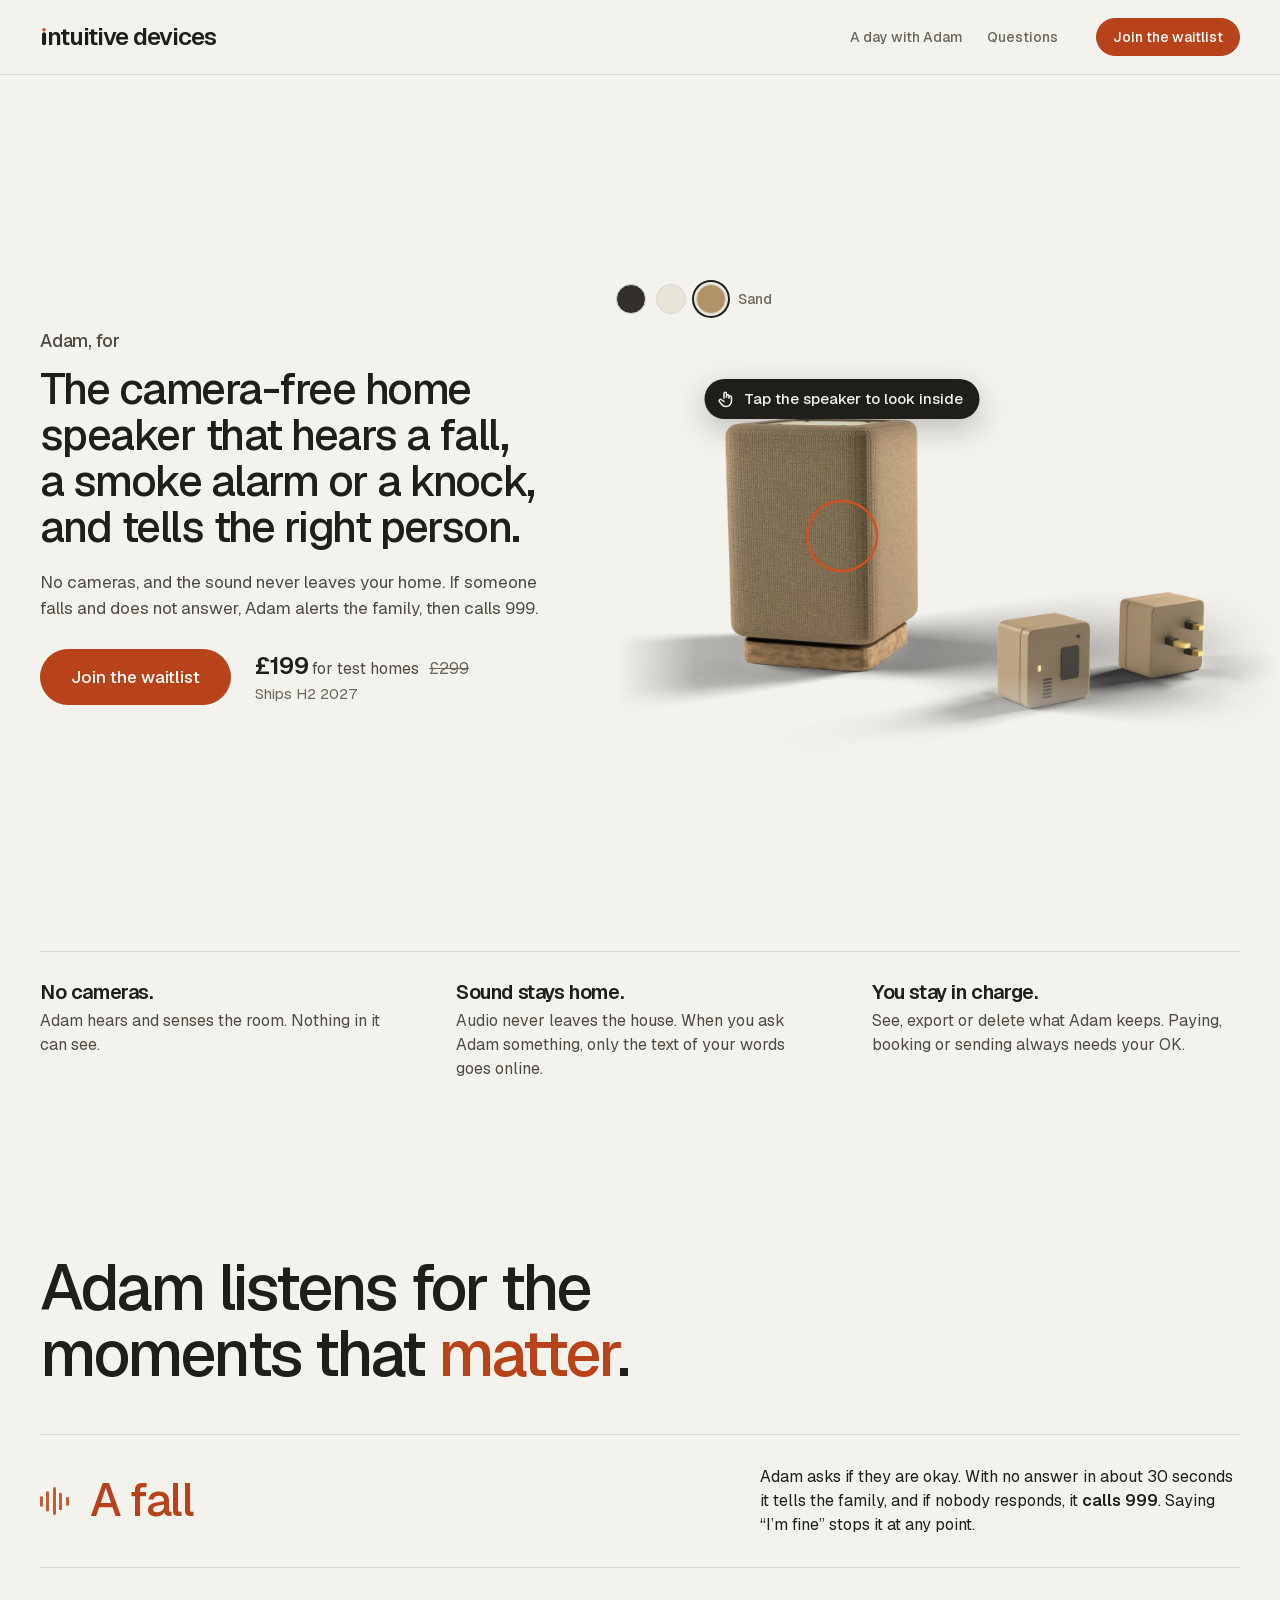
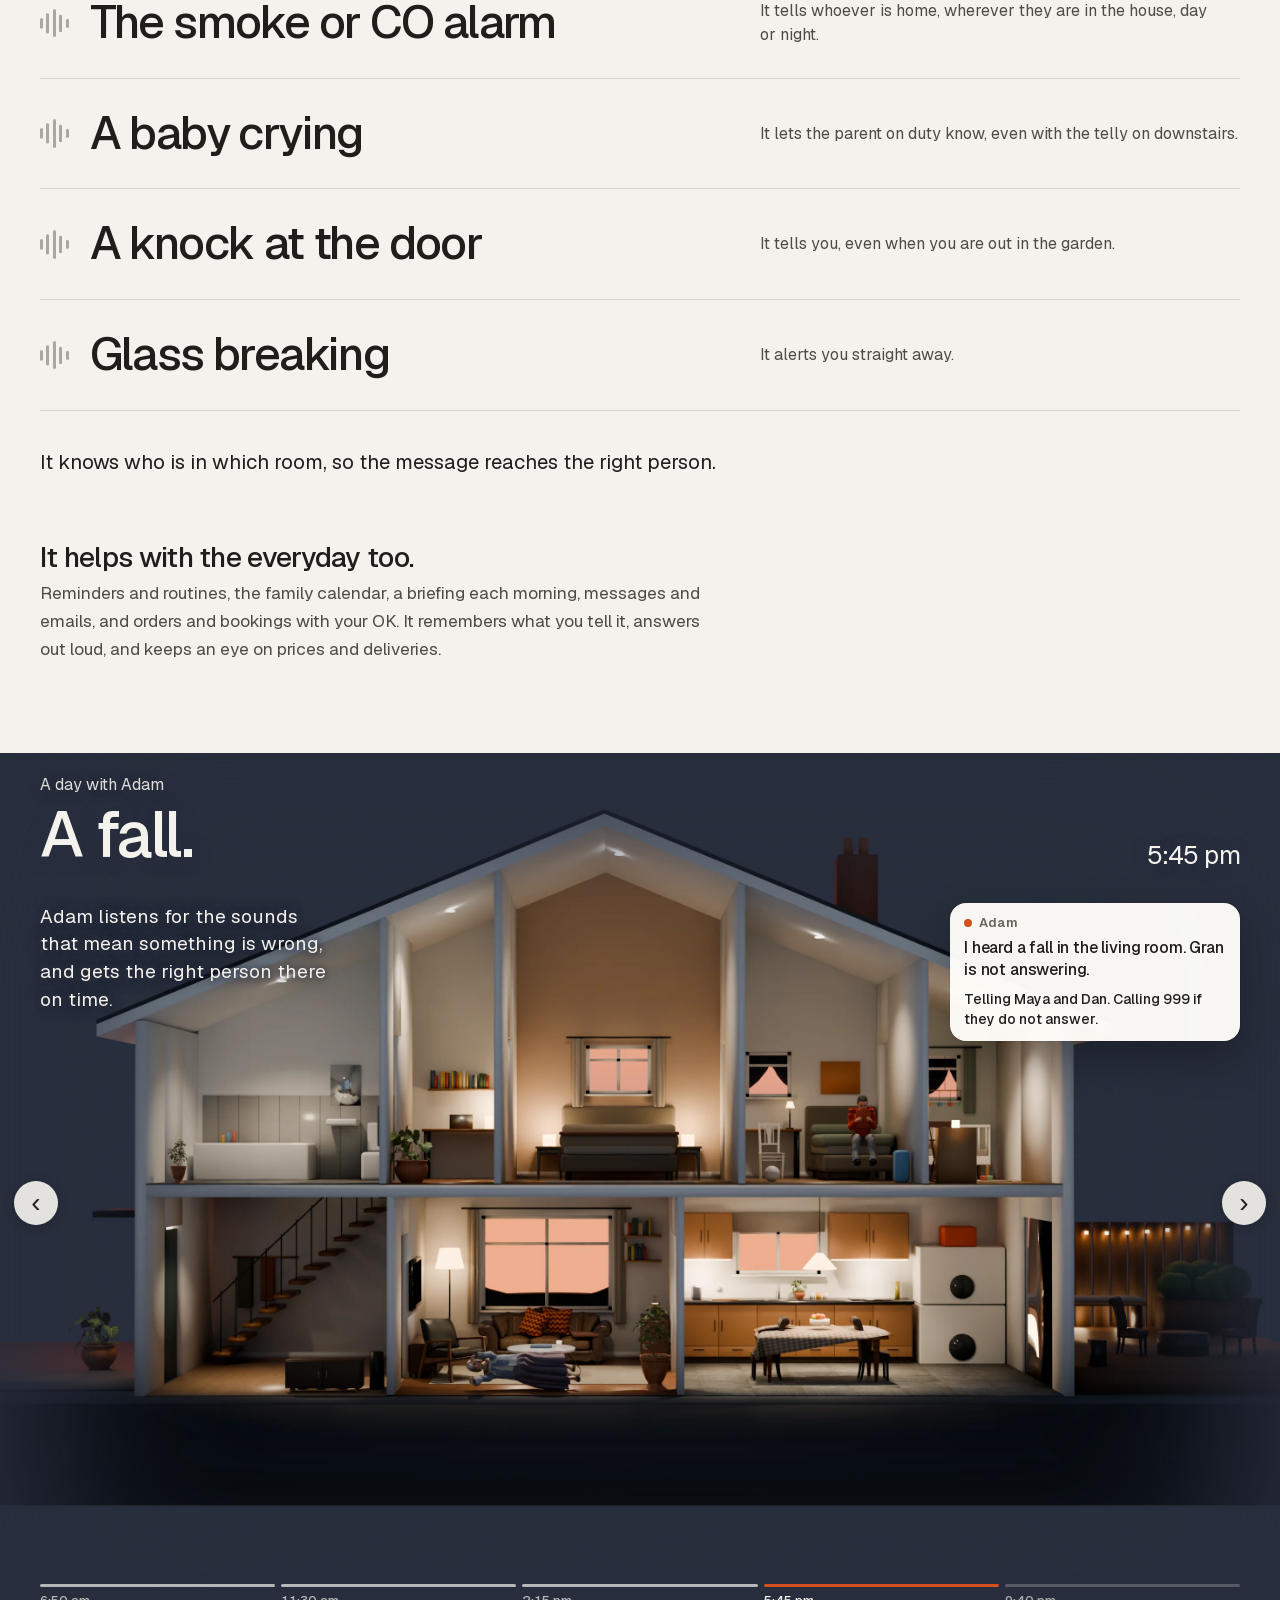
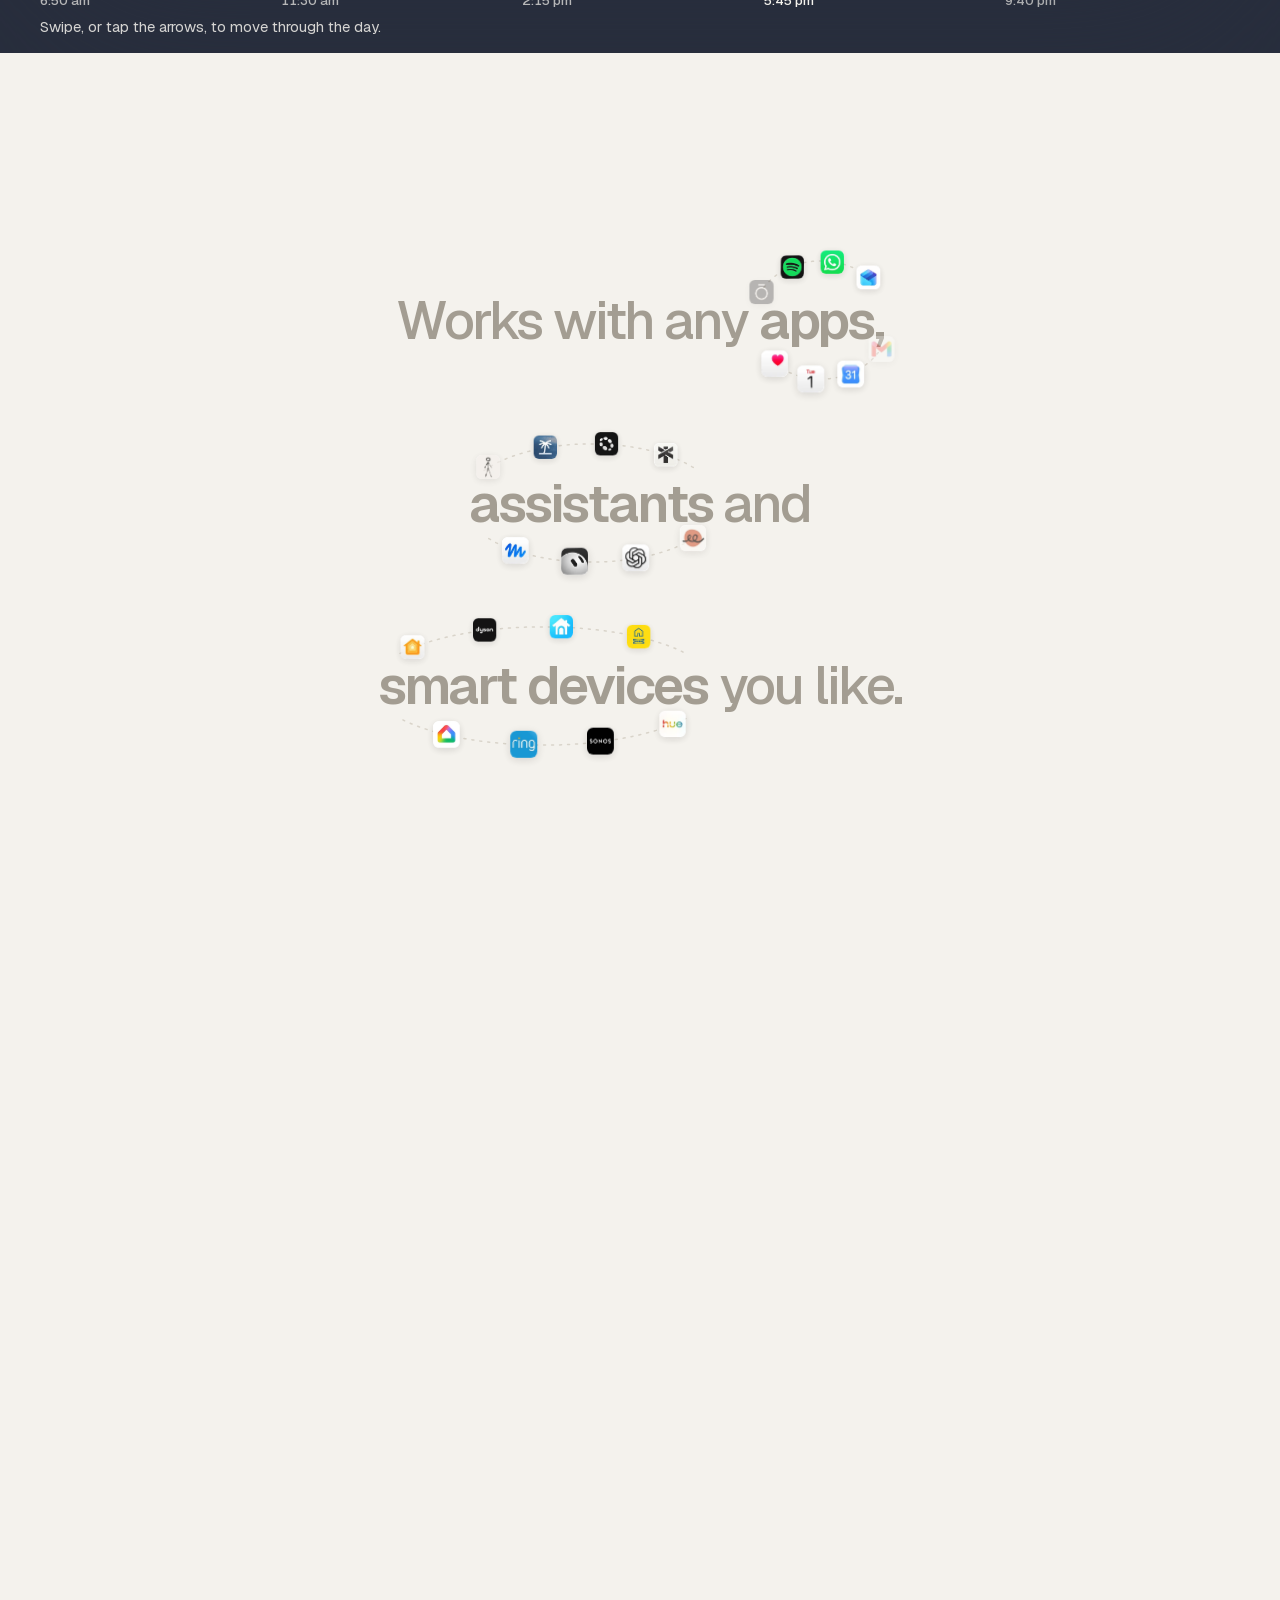
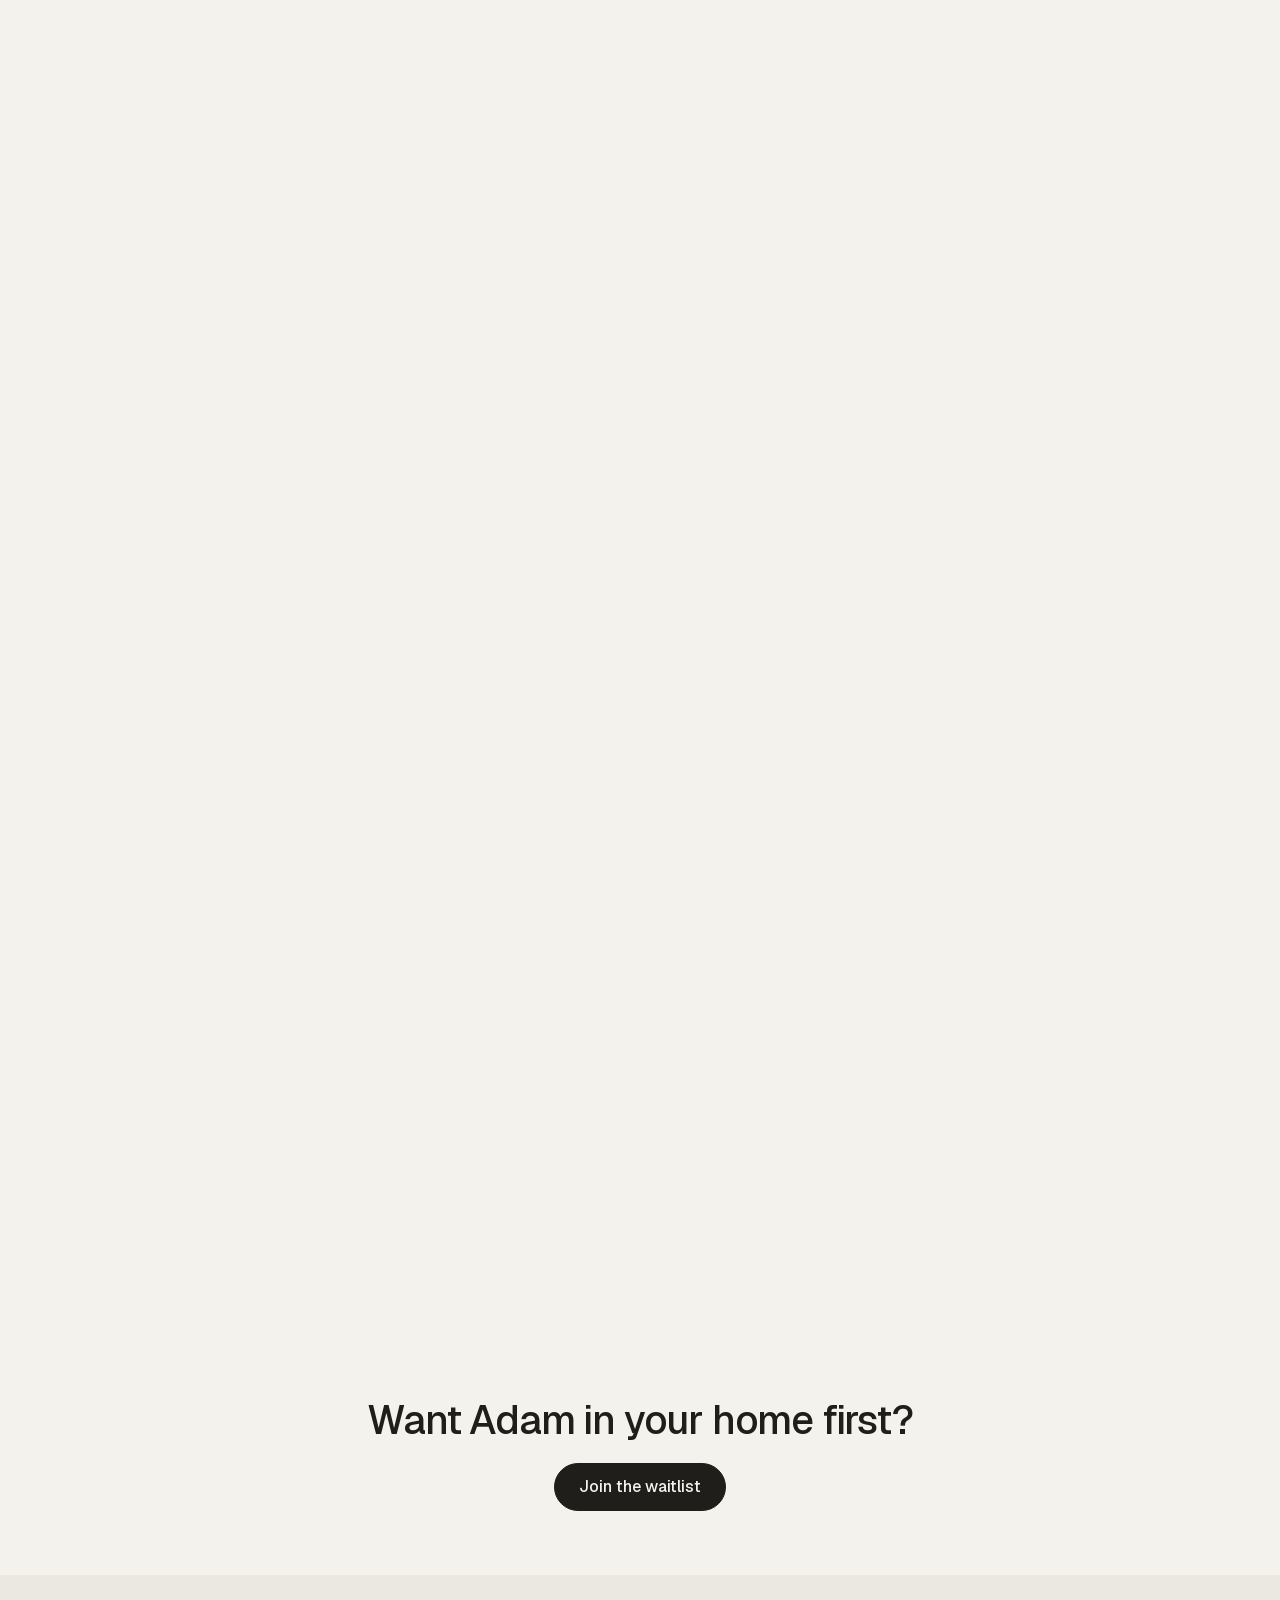
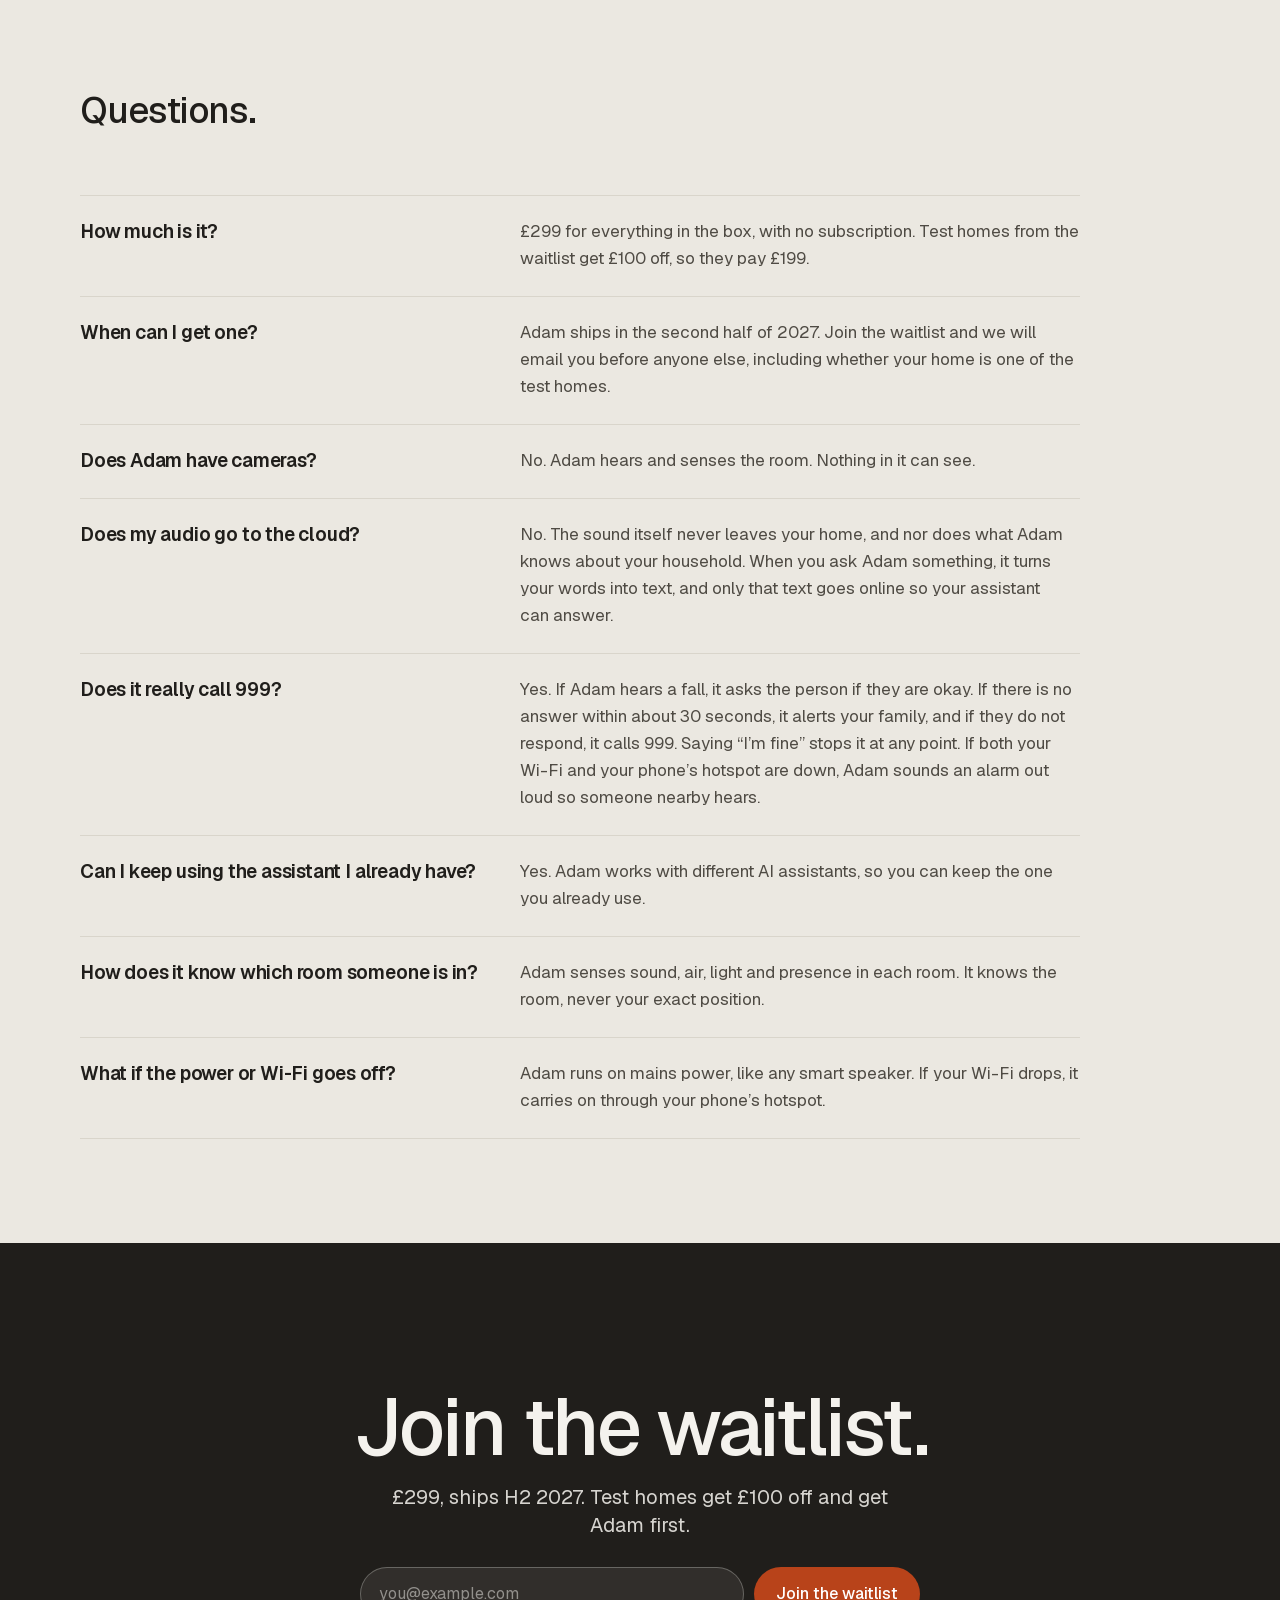
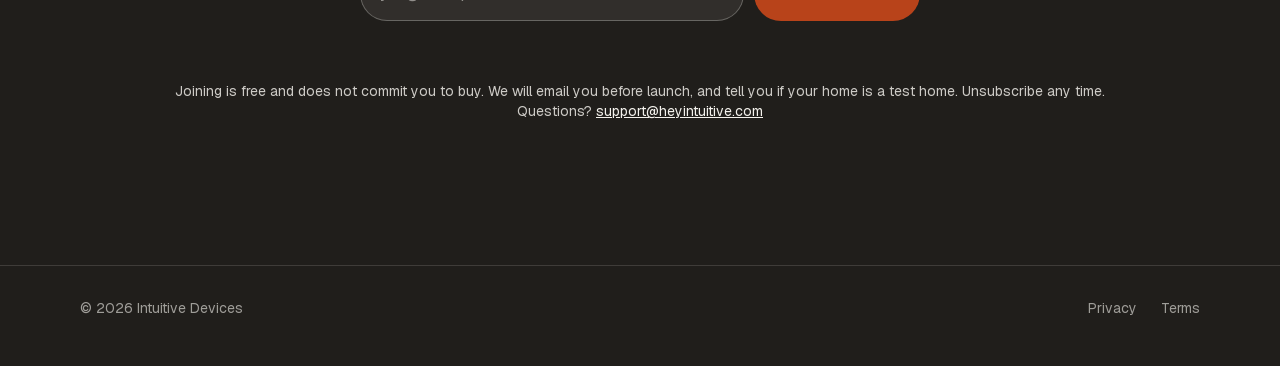
<file: index.html>
<!DOCTYPE html>
<html lang="en-GB">
<head>
  <meta charset="UTF-8">
  <meta name="viewport" content="width=device-width, initial-scale=1, viewport-fit=cover">
  <title>Adam by Intuitive Devices: Camera-Free Home Safety Speaker, UK</title>
  <meta name="description" content="Adam is a £299 home speaker with no cameras. It hears falls, smoke and CO alarms, knocks, glass breaking and a baby crying, then alerts the right person.">
  <link rel="icon" href="/favicon.ico" sizes="48x48">
  <link rel="icon" href="/icon.svg" type="image/svg+xml">
  <link rel="apple-touch-icon" href="/apple-touch-icon.png">
  <link rel="canonical" href="https://www.heyintuitive.com/">
  <meta name="theme-color" content="#F4F2ED">
  <meta property="og:type" content="website">
  <meta property="og:site_name" content="Adam by Intuitive Devices">
  <meta property="og:locale" content="en_GB">
  <meta property="og:title" content="Adam by Intuitive Devices: the camera-free home safety speaker">
  <meta property="og:description" content="Adam is a £299 home speaker with no cameras. It hears falls, smoke and CO alarms, knocks, glass breaking and a baby crying, then alerts the right person.">
  <meta property="og:url" content="https://www.heyintuitive.com/">
  <meta property="og:image" content="https://www.heyintuitive.com/og.png?v=2">
  <meta property="og:image:width" content="1200">
  <meta property="og:image:height" content="630">
  <meta property="og:image:alt" content="The Adam speaker: woven fabric body on a graphite base, with two plugs.">
  <meta name="twitter:card" content="summary_large_image">
  <meta name="twitter:title" content="Adam by Intuitive Devices: the camera-free home safety speaker">
  <meta name="twitter:description" content="Adam is a £299 home speaker with no cameras. It hears falls, smoke and CO alarms, knocks, glass breaking and a baby crying, then alerts the right person.">
  <meta name="twitter:image" content="https://www.heyintuitive.com/og.png?v=2">
  <link rel="preload" href="assets/fonts/geist.woff2" as="font" type="font/woff2" crossorigin>
  <link rel="stylesheet" href="site.css?v=208">
  <script>(function(){var c='js opgo';try{if(sessionStorage.getItem('op')||location.hash)c+=' opdone';}catch(e){}document.documentElement.className=c;})();</script>
  <script type="application/ld+json">{"@context": "https://schema.org", "@graph": [{"@type": "Organization", "@id": "https://www.heyintuitive.com/#org", "name": "Intuitive Devices", "alternateName": ["heyintuitive"], "url": "https://www.heyintuitive.com/", "logo": "https://www.heyintuitive.com/logo.png", "image": "https://www.heyintuitive.com/og.png?v=2", "description": "Intuitive Devices is a UK start-up making Adam, a home speaker with no cameras that hears falls, alarms and other events at home and tells the right person.", "address": {"@type": "PostalAddress", "addressCountry": "GB"}, "areaServed": "GB", "email": "support@heyintuitive.com", "contactPoint": {"@type": "ContactPoint", "contactType": "customer support", "email": "support@heyintuitive.com", "areaServed": "GB", "availableLanguage": "en-GB"}}, {"@type": "WebSite", "@id": "https://www.heyintuitive.com/#website", "url": "https://www.heyintuitive.com/", "name": "Adam by Intuitive Devices", "inLanguage": "en-GB", "publisher": {"@id": "https://www.heyintuitive.com/#org"}}, {"@type": "Product", "@id": "https://www.heyintuitive.com/#adam", "name": "Adam", "alternateName": "Adam by Intuitive Devices", "category": "Smart speaker / home safety device", "description": "Adam is a smart speaker with sensors and no cameras. It hears what happens at home (a fall, smoke and CO alarms, a knock at the door, glass breaking, a baby crying), knows who is in which room, and tells the right person. If Adam hears a fall and gets no answer, it alerts family and then calls 999. The sound itself never leaves the home. It also orders and books with your OK, sends messages and emails, keeps the family calendar, gives a morning briefing, runs reminders and routines, answers out loud, and works with your existing AI assistant, apps and smart devices.", "image": ["https://www.heyintuitive.com/og.png?v=2", "https://www.heyintuitive.com/frames/box.webp?v=15"], "brand": {"@type": "Brand", "name": "Intuitive Devices"}, "manufacturer": {"@id": "https://www.heyintuitive.com/#org"}, "color": "Charcoal, Chalk, Sand", "additionalProperty": [{"@type": "PropertyValue", "name": "Cameras", "value": "None"}, {"@type": "PropertyValue", "name": "Subscription", "value": "Not required"}, {"@type": "PropertyValue", "name": "Detects", "value": "Falls, smoke and CO alarms, knocks at the door, glass breaking, a baby crying, who is in which room"}], "offers": {"@type": "Offer", "url": "https://www.heyintuitive.com/#who", "price": "299.00", "priceCurrency": "GBP", "availability": "https://schema.org/PreOrder", "availabilityStarts": "2027-07-01", "eligibleRegion": {"@type": "Country", "name": "GB"}, "seller": {"@id": "https://www.heyintuitive.com/#org"}}}, {"@type": "FAQPage", "@id": "https://www.heyintuitive.com/#faq", "mainEntity": [{"@type": "Question", "name": "How much is it?", "acceptedAnswer": {"@type": "Answer", "text": "£299 for everything in the box, with no subscription. Test homes from the waitlist get £100 off, so they pay £199."}}, {"@type": "Question", "name": "When can I get one?", "acceptedAnswer": {"@type": "Answer", "text": "Adam ships in the second half of 2027. Join the waitlist and we will email you before anyone else, including whether your home is one of the test homes."}}, {"@type": "Question", "name": "Does Adam have cameras?", "acceptedAnswer": {"@type": "Answer", "text": "No. Adam hears and senses the room. Nothing in it can see."}}, {"@type": "Question", "name": "Does my audio go to the cloud?", "acceptedAnswer": {"@type": "Answer", "text": "No. The sound itself never leaves your home, and nor does what Adam knows about your household. When you ask Adam something, it turns your words into text, and only that text goes online so your assistant can answer."}}, {"@type": "Question", "name": "Does it really call 999?", "acceptedAnswer": {"@type": "Answer", "text": "Yes. If Adam hears a fall, it asks the person if they are okay. If there is no answer within about 30 seconds, it alerts your family, and if they do not respond, it calls 999. Saying “I’m fine” stops it at any point. If both your Wi-Fi and your phone’s hotspot are down, Adam sounds an alarm out loud so someone nearby hears."}}, {"@type": "Question", "name": "Can I keep using the assistant I already have?", "acceptedAnswer": {"@type": "Answer", "text": "Yes. Adam works with different AI assistants, so you can keep the one you already use."}}, {"@type": "Question", "name": "How does it know which room someone is in?", "acceptedAnswer": {"@type": "Answer", "text": "Adam senses sound, air, light and presence in each room. It knows the room, never your exact position."}}, {"@type": "Question", "name": "What if the power or Wi-Fi goes off?", "acceptedAnswer": {"@type": "Answer", "text": "Adam runs on mains power, like any smart speaker. If your Wi-Fi drops, it carries on through your phone’s hotspot."}}]}]}</script>
</head>
<body>
  <a class="skip" href="#main">Skip to content</a>
  <header class="top"><a class="logo" href="/"><span><svg class="mark" viewBox="0 0 170 720" aria-hidden="true"><circle cx="85" cy="75" r="75" fill="#D4501F"/><rect x="0" y="180" width="170" height="540" rx="85" fill="#201E1B"/></svg><span class="vh">i</span>ntuitive devices</span></a><nav class="top-nav" aria-label="Sections"><a href="#day">A day with Adam</a><a href="#faq">Questions</a></nav><a class="btn top-cta" href="#who">Join the waitlist</a></header>

  <main id="main">
    <section class="opener" id="opener" aria-label="intuitive devices">
      <div class="opener-wm" role="img" aria-label="intuitive devices"><span class="op-mark" aria-hidden="true"><span class="op-s"></span><span class="op-d"></span><span class="op-d2"></span></span><span class="op-l" aria-hidden="true" style="animation-delay:1.150s">n</span><span class="op-l" aria-hidden="true" style="animation-delay:1.240s">t</span><span class="op-l" aria-hidden="true" style="animation-delay:1.330s">u</span><span class="op-l" aria-hidden="true" style="animation-delay:1.420s">i</span><span class="op-l" aria-hidden="true" style="animation-delay:1.510s">t</span><span class="op-l" aria-hidden="true" style="animation-delay:1.600s">i</span><span class="op-l" aria-hidden="true" style="animation-delay:1.690s">v</span><span class="op-l" aria-hidden="true" style="animation-delay:1.780s">e</span><span class="op-l" aria-hidden="true" style="animation-delay:1.870s">&nbsp;</span><span class="op-l" aria-hidden="true" style="animation-delay:1.960s">d</span><span class="op-l" aria-hidden="true" style="animation-delay:2.050s">e</span><span class="op-l" aria-hidden="true" style="animation-delay:2.140s">v</span><span class="op-l" aria-hidden="true" style="animation-delay:2.230s">i</span><span class="op-l" aria-hidden="true" style="animation-delay:2.320s">c</span><span class="op-l" aria-hidden="true" style="animation-delay:2.410s">e</span><span class="op-l" aria-hidden="true" style="animation-delay:2.500s">s</span></div>
    </section>


    <section class="block card-sec" id="make">
      <div class="wrap">
        <div class="head sol-lead">
          <p class="hero-for"><span class="vh">Adam is for every home: new parents, grandparents, busy families, flatmates, pet owners, carers, students, night owls, developers and you.</span><span aria-hidden="true">Adam, for </span><span class="for-word" id="forWord" aria-hidden="true"><b>every home.</b><span class="for-fl" aria-hidden="true"></span></span></p>
          <h1 class="hero-h">The camera-free home speaker that hears a fall, a smoke alarm or a knock, and tells the right person.</h1>
          <p class="sub">No cameras, and the sound never leaves your home. If someone falls and does not answer, Adam alerts the family, then calls 999.</p>
          <div class="hero-cta">
            <a class="btn hero-btn" href="#who">Join the waitlist</a>
            <p class="hero-price"><b>£199</b> for test homes <span class="was">£299</span><span class="hero-ship">Ships H2 2027</span></p>
          </div>
        </div>
        <div class="product-wrap">
        <div class="product-hero" id="productHero">
          <div class="hero-bar">
            <div class="colours" id="colourPicker">
              <span class="colour-name" id="colourName">Sand</span>
              <div class="swatches" role="radiogroup" aria-label="Colour">
                <button type="button" class="swatch" data-colour="black" role="radio" aria-checked="false" tabindex="-1" title="Charcoal"><span class="vh">Charcoal</span></button>
                <button type="button" class="swatch" data-colour="white" role="radio" aria-checked="false" tabindex="-1" title="Chalk"><span class="vh">Chalk</span></button>
                <button type="button" class="swatch" data-colour="sandstone" role="radio" aria-checked="true" title="Sand"><span class="vh">Sand</span></button>
              </div>
            </div>
            <div class="seg" id="seg">
              <button type="button" data-set="speaker" aria-pressed="true">Speaker</button>
              <button type="button" data-set="plug" aria-pressed="false">Plug</button>
            </div>

          </div>
          <button type="button" class="inside-close" id="insideClose">Close inside view</button>
          <div class="hero-view">
            <button type="button" class="hero-open" id="explodeBtn" aria-expanded="false" aria-label="Explore inside Adam"><img class="hero-assembled" data-box fetchpriority="high" src="frames/box.webp?v=15" width="1600" height="992" alt="The Adam speaker with its two plugs"></button>
            <div class="gstage" id="stage"></div>
            <span class="peek-ring" id="peekRing" aria-hidden="true"><i></i><i></i></span>
            <p class="taphint" id="peek" aria-hidden="true"><svg viewBox="0 0 24 24" aria-hidden="true"><path d="M9 11V5.5a1.5 1.5 0 0 1 3 0V10m0-1.5a1.5 1.5 0 0 1 3 0V11m0-1a1.5 1.5 0 0 1 3 0v4.5A6.5 6.5 0 0 1 11.5 21h-.4a6 6 0 0 1-4.7-2.3L3.5 15a1.6 1.6 0 0 1 2.4-2.1L9 15"/></svg>Tap the speaker to look inside</p>
          </div>
          <ul class="plist" id="plist"></ul>
          <div class="mcard" id="mcard"></div>
        </div>
        </div>
      </div>
    </section>


    <section class="promise" id="why" aria-label="Privacy">
      <div class="wrap">
        <ul class="vows">
          <li><b>No cameras.</b> Adam hears and senses the room. Nothing in it can see.</li>
          <li><b>Sound stays home.</b> Audio never leaves the house. When you ask Adam something, only the text of your words goes online.</li>
          <li><b>You stay in charge.</b> See, export or delete what Adam keeps. Paying, booking or sending always needs your OK.</li>
        </ul>
      </div>
    </section>

    <section class="hearsec" id="what" aria-labelledby="whatH">
      <div class="wrap">
        <h2 class="hs-title" id="whatH">Adam listens for the moments that <em>matter</em>.</h2>
        <ol class="hs-list">
            <li class="hs-fall"><h3 class="hs-sound"><i class="hs-wave" aria-hidden="true"><b></b><b></b><b></b><b></b><b></b></i>A fall</h3><p class="hs-do">Adam asks if they are okay. With no answer in about 30 seconds it tells the family, and if nobody responds, it <strong>calls 999</strong>. Saying &ldquo;I&rsquo;m fine&rdquo; stops it at any point.</p></li>
            <li><h3 class="hs-sound"><i class="hs-wave" aria-hidden="true"><b></b><b></b><b></b><b></b><b></b></i>The smoke or CO alarm</h3><p class="hs-do">It tells whoever is home, wherever they are in the house, day or night.</p></li>
            <li><h3 class="hs-sound"><i class="hs-wave" aria-hidden="true"><b></b><b></b><b></b><b></b><b></b></i>A baby crying</h3><p class="hs-do">It lets the parent on duty know, even with the telly on downstairs.</p></li>
            <li><h3 class="hs-sound"><i class="hs-wave" aria-hidden="true"><b></b><b></b><b></b><b></b><b></b></i>A knock at the door</h3><p class="hs-do">It tells you, even when you are out in the garden.</p></li>
            <li><h3 class="hs-sound"><i class="hs-wave" aria-hidden="true"><b></b><b></b><b></b><b></b><b></b></i>Glass breaking</h3><p class="hs-do">It alerts you straight away.</p></li>
        </ol>
        <p class="hs-room">It knows who is in which room, so the message reaches the right person.</p>
        <p class="hs-also"><span>It helps with the everyday too.</span> Reminders and routines, the family calendar, a briefing each morning, messages and emails, and orders and bookings with your OK. It remembers what you tell it, answers out loud, and keeps an eye on prices and deliveries.</p>
      </div>
    </section>

    <section class="dayside" id="day" aria-label="A day at home">
      <div class="day-track" id="dayTrack">
        <div class="day-sticky">
          <div class="day-top"><div><p class="day-kicker">A day with Adam</p><h2 id="dayHead">Kit day.</h2></div><span class="day-time" id="dayTime">6:50 am</span></div>
          <div class="day-stage" id="dayStage"></div><ol class="vh"><li>6:50 am, Kit day. Adam remembers what the family has told it, and says it at the moment it matters. Adam: “Today is PE. Theo’s kit is by the dryer.”</li><li>11:30 am, A knock at the door. Dan is in the garden and cannot hear the door. Adam hears the knock and tells him. Adam: “Someone is knocking at the front door.”</li><li>2:15 pm, The smoke alarm. Adam always listens for smoke and CO alarms, day and night. Adam: “The smoke alarm is sounding in the kitchen.”</li><li>5:45 pm, A fall. Adam listens for the sounds that mean something is wrong, and gets the right person there on time. Adam: “I heard a fall in the living room. Gran is not answering.”</li><li>9:40 pm, June is awake. Maya and Dan are downstairs with the TV on. Adam hears June upstairs and tells them. Adam: “June is crying in the nursery.”</li></ol>
          <div class="day-foot"><p class="day-narr" id="dayNarr"></p><ol class="day-ticks" id="dayTicks"></ol><p class="day-note">Swipe, or tap the arrows, to move through the day.</p></div>
        </div>
      </div>
    </section>

    <section class="wk" id="works" aria-label="Works with">
      <div class="wk-track"><div class="wk-sticky"><p class="wk-ln"><span class="wk-w">Works</span> <span class="wk-w">with</span> <span class="wk-w">any</span> <span class="wk-loop" data-set="p"><b class="wk-w">apps,</b></span><br><span class="wk-loop" data-set="a"><b class="wk-w">assistants</b></span> <span class="wk-w">and</span><br><span class="wk-loop" data-set="h"><b class="wk-w">smart&nbsp;devices</b></span> <span class="wk-w">you</span> <span class="wk-w">like.</span></p></div></div>
    </section>

    <section class="try-band">
      <div class="wrap reveal"><p>Want Adam in your home first?</p><a class="btn" href="#who">Join the waitlist</a></div>
    </section>

        <section class="block alt" id="faq">
      <div class="wrap">
        <div class="head reveal">
          <h2>Questions.</h2>
        </div>
        <div class="faq reveal" id="acc">
          <div class="acc-item">
            <h3><button type="button" class="acc-q" id="aq0" aria-expanded="false" aria-controls="ap0"><span>How much is it?</span><span class="pm" aria-hidden="true"></span></button></h3>
            <div class="acc-p" id="ap0" role="region" aria-labelledby="aq0"><div><p>£299 for everything in the box, with no subscription. Test homes from the waitlist get £100 off, so they pay £199.</p></div></div>
          </div>
          <div class="acc-item">
            <h3><button type="button" class="acc-q" id="aq1" aria-expanded="false" aria-controls="ap1"><span>When can I get one?</span><span class="pm" aria-hidden="true"></span></button></h3>
            <div class="acc-p" id="ap1" role="region" aria-labelledby="aq1"><div><p>Adam ships in the second half of 2027. Join the waitlist and we will email you before anyone else, including whether your home is one of the test homes.</p></div></div>
          </div>
          <div class="acc-item">
            <h3><button type="button" class="acc-q" id="aq2" aria-expanded="false" aria-controls="ap2"><span>Does Adam have cameras?</span><span class="pm" aria-hidden="true"></span></button></h3>
            <div class="acc-p" id="ap2" role="region" aria-labelledby="aq2"><div><p>No. Adam hears and senses the room. Nothing in it can see.</p></div></div>
          </div>
          <div class="acc-item">
            <h3><button type="button" class="acc-q" id="aq3" aria-expanded="false" aria-controls="ap3"><span>Does my audio go to the cloud?</span><span class="pm" aria-hidden="true"></span></button></h3>
            <div class="acc-p" id="ap3" role="region" aria-labelledby="aq3"><div><p>No. The sound itself never leaves your home, and nor does what Adam knows about your household. When you ask Adam something, it turns your words into text, and only that text goes online so your assistant can answer.</p></div></div>
          </div>
          <div class="acc-item">
            <h3><button type="button" class="acc-q" id="aq4" aria-expanded="false" aria-controls="ap4"><span>Does it really call 999?</span><span class="pm" aria-hidden="true"></span></button></h3>
            <div class="acc-p" id="ap4" role="region" aria-labelledby="aq4"><div><p>Yes. If Adam hears a fall, it asks the person if they are okay. If there is no answer within about 30 seconds, it alerts your family, and if they do not respond, it calls 999. Saying &ldquo;I&rsquo;m fine&rdquo; stops it at any point. If both your Wi-Fi and your phone&rsquo;s hotspot are down, Adam sounds an alarm out loud so someone nearby hears.</p></div></div>
          </div>
          <div class="acc-item">
            <h3><button type="button" class="acc-q" id="aq5" aria-expanded="false" aria-controls="ap5"><span>Can I keep using the assistant I already have?</span><span class="pm" aria-hidden="true"></span></button></h3>
            <div class="acc-p" id="ap5" role="region" aria-labelledby="aq5"><div><p>Yes. Adam works with different AI assistants, so you can keep the one you already use.</p></div></div>
          </div>
          <div class="acc-item">
            <h3><button type="button" class="acc-q" id="aq6" aria-expanded="false" aria-controls="ap6"><span>How does it know which room someone is in?</span><span class="pm" aria-hidden="true"></span></button></h3>
            <div class="acc-p" id="ap6" role="region" aria-labelledby="aq6"><div><p>Adam senses sound, air, light and presence in each room. It knows the room, never your exact position.</p></div></div>
          </div>
          <div class="acc-item">
            <h3><button type="button" class="acc-q" id="aq7" aria-expanded="false" aria-controls="ap7"><span>What if the power or Wi-Fi goes off?</span><span class="pm" aria-hidden="true"></span></button></h3>
            <div class="acc-p" id="ap7" role="region" aria-labelledby="aq7"><div><p>Adam runs on mains power, like any smart speaker. If your Wi-Fi drops, it carries on through your phone&rsquo;s hotspot.</p></div></div>
          </div>
        </div>
      </div>
    </section>

    <section class="closing" id="who">
      <div class="wrap">
        <h2>Join the waitlist.</h2>
        <p class="sub">£299, ships H2 2027. Test homes get £100 off and get Adam first.</p>
        <form class="signup" id="signup" novalidate>
          <label class="vh" for="signupEmail">Email address</label>
          <input id="signupEmail" type="email" name="email" placeholder="you@example.com" autocomplete="email" required>
          <input class="hp" type="text" name="company" tabindex="-1" autocomplete="off" aria-hidden="true">
          <button type="submit">Join the waitlist</button>
        </form>
        <p class="signup-msg" id="signupMsg" role="status" aria-live="polite"></p>
        <p class="fine">Joining is free and does not commit you to buy. We will email you before launch, and tell you if your home is a test home. Unsubscribe any time. Questions? <a href="mailto:support@heyintuitive.com?subject=Adam">support@heyintuitive.com</a></p>
      </div>
    </section>

  </main>

  <footer>
    <div class="wrap">
      <span>&copy; 2026 Intuitive Devices</span>
      <span class="foot-links"><a href="/privacy">Privacy</a><a href="/terms">Terms</a></span>
    </div>
  </footer>

  <script src="site.js?v=37"></script>
  <script src="colorways.js?v=4"></script>
  <script src="inside/data.js?v=3"></script>
  <script src="inside.js?v=30"></script>
  <script src="family.js?v=38"></script>
  <script src="day.js?v=39"></script>
  <script src="works.js?v=15"></script>
  <script src="motion.js?v=6"></script>
  <script defer src="https://static.cloudflareinsights.com/beacon.min.js" data-cf-beacon='{"token": "fa91610f67df4fe6930c70fdb61ca0b7"}'></script>
</body>
</html>
</file>
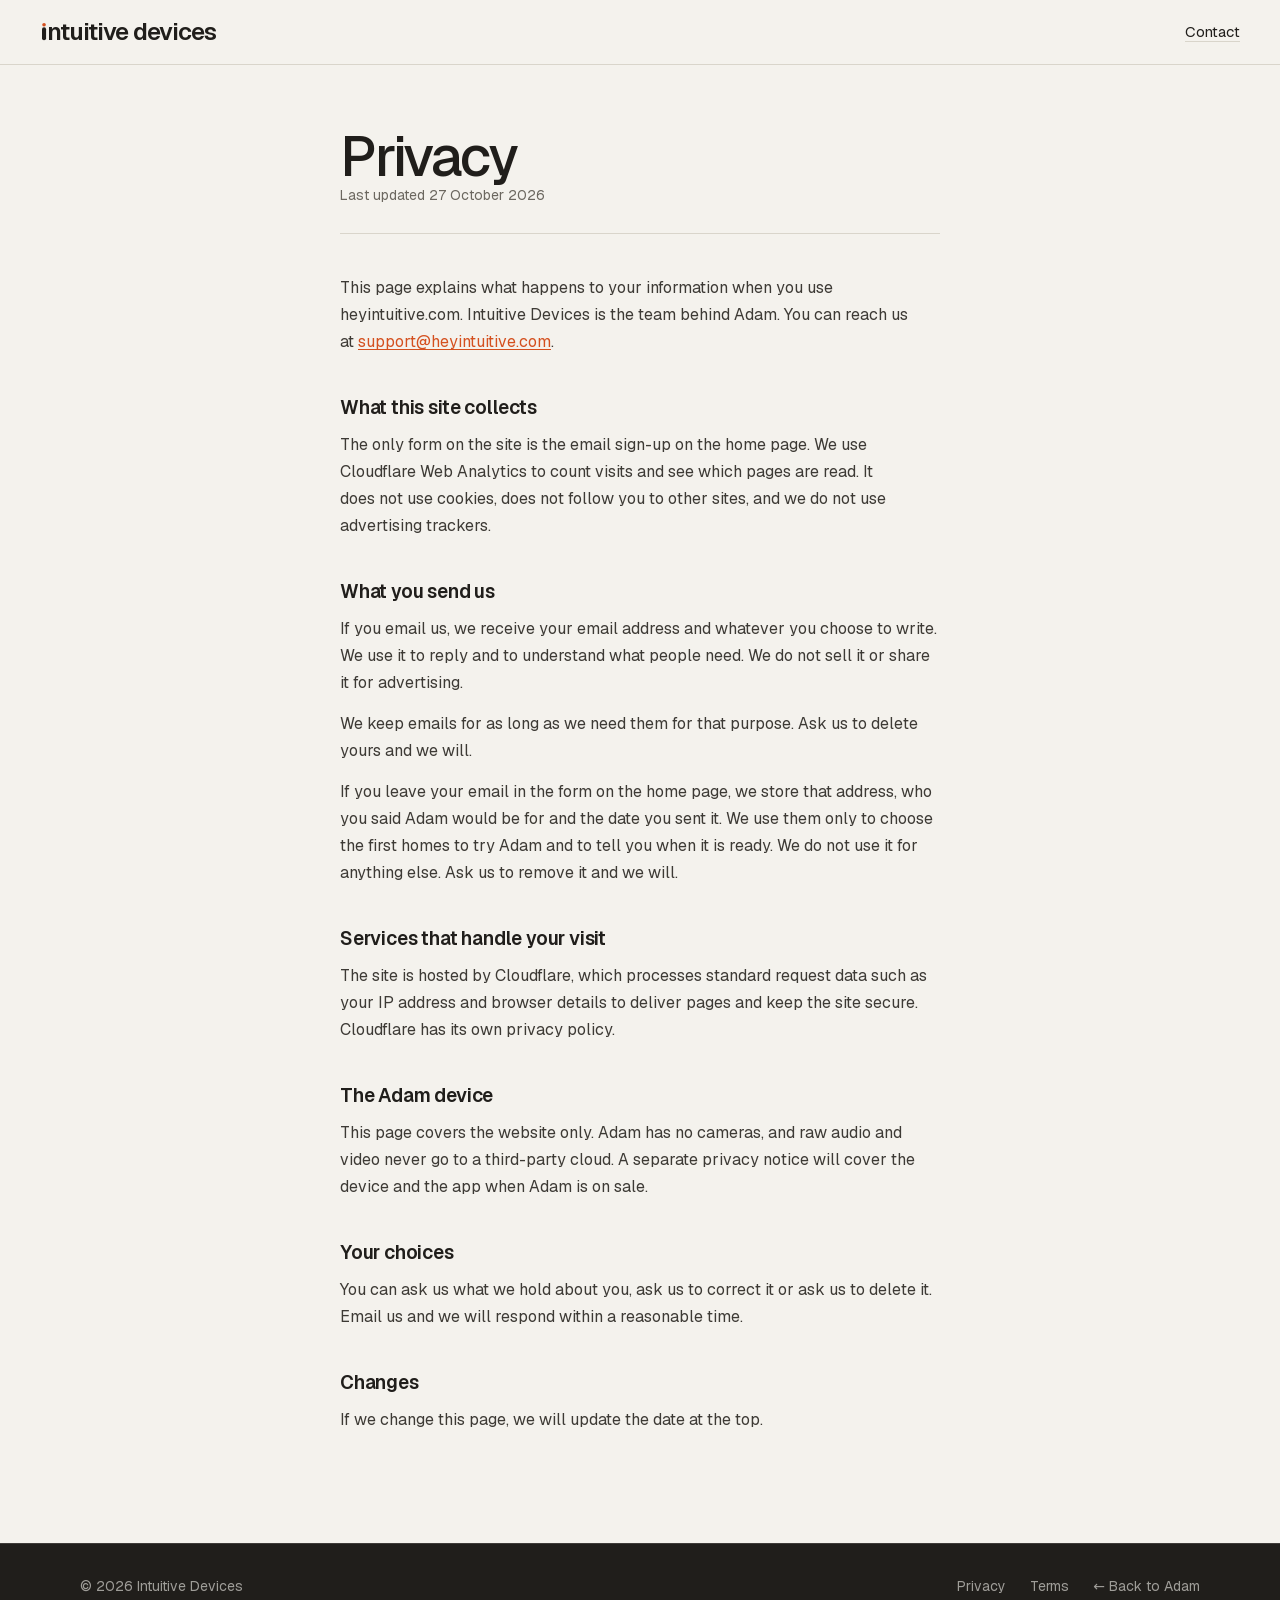
<file: privacy.html>
<!DOCTYPE html>
<html lang="en-GB">
<head>
  <meta charset="UTF-8">
  <meta name="viewport" content="width=device-width, initial-scale=1, viewport-fit=cover">
  <title>Privacy: Adam by Intuitive Devices</title>
  <meta name="description" content="How heyintuitive.com handles your information: no cookies, no ad trackers, cookie-free Cloudflare Web Analytics, and what happens when you email us.">
  <link rel="icon" href="/favicon.ico" sizes="48x48">
  <link rel="icon" href="/icon.svg" type="image/svg+xml">
  <link rel="apple-touch-icon" href="/apple-touch-icon.png">
  <link rel="canonical" href="https://www.heyintuitive.com/privacy">
  <meta name="theme-color" content="#F4F2ED">
  <meta property="og:type" content="website">
  <meta property="og:site_name" content="Adam by Intuitive Devices">
  <meta property="og:title" content="Privacy: Adam by Intuitive Devices">
  <meta property="og:description" content="How heyintuitive.com handles your information: no cookies, no ad trackers, cookie-free Cloudflare Web Analytics, and what happens when you email us.">
  <meta property="og:url" content="https://www.heyintuitive.com/privacy">
  <meta property="og:image" content="https://www.heyintuitive.com/og.png">
  <meta property="og:image:width" content="1200">
  <meta property="og:image:height" content="630">
  <meta property="og:image:alt" content="The Adam speaker: woven fabric body on a graphite base, with two plugs.">
  <meta name="twitter:card" content="summary_large_image">
  <meta name="twitter:title" content="Privacy: Adam by Intuitive Devices">
  <meta name="twitter:description" content="How heyintuitive.com handles your information: no cookies, no ad trackers, cookie-free Cloudflare Web Analytics, and what happens when you email us.">
  <meta name="twitter:image" content="https://www.heyintuitive.com/og.png">
  <link rel="preload" href="assets/fonts/geist.woff2" as="font" type="font/woff2" crossorigin>
  <link rel="stylesheet" href="site.css?v=158">
  <script>document.documentElement.className = 'js';</script>
</head>
<body>
  <a class="skip" href="#main">Skip to content</a>
  <header class="top"><a class="logo" href="/"><span><svg class="mark" viewBox="0 0 170 720" aria-hidden="true"><circle cx="85" cy="75" r="75" fill="#D4501F"/><rect x="0" y="180" width="170" height="540" rx="85" fill="#201E1B"/></svg><span class="vh">i</span>ntuitive devices</span></a><a class="top-link" href="mailto:support@heyintuitive.com?subject=Adam">Contact</a></header>
  

  <main id="main">
    <section class="block prose-page">
      <div class="wrap prose">
        <h1>Privacy</h1>
        <p class="meta">Last updated 27 October 2026</p>
        <p>This page explains what happens to your information when you use heyintuitive.com. Intuitive Devices is the team behind Adam. You can reach us at <a href="mailto:support@heyintuitive.com">support@heyintuitive.com</a>.</p>

        <h2>What this site collects</h2>
        <p>The only form on the site is the email sign-up on the home page. We use Cloudflare Web Analytics to count visits and see which pages are read. It does not use cookies, does not follow you to other sites, and we do not use advertising trackers.</p>

        <h2>What you send us</h2>
        <p>If you email us, we receive your email address and whatever you choose to write. We use it to reply and to understand what people need. We do not sell it or share it for advertising.</p>
        <p>We keep emails for as long as we need them for that purpose. Ask us to delete yours and we will.</p>
        <p>If you leave your email in the form on the home page, we store that address, who you said Adam would be for and the date you sent it. We use them only to choose the first homes to try Adam and to tell you when it is ready. We do not use it for anything else. Ask us to remove it and we will.</p>

        <h2>Services that handle your visit</h2>
        <p>The site is hosted by Cloudflare, which processes standard request data such as your IP address and browser details to deliver pages and keep the site secure. Cloudflare has its own privacy policy.</p>

        <h2>The Adam device</h2>
        <p>This page covers the website only. Adam has no cameras, and raw audio and video never go to a third-party cloud. A separate privacy notice will cover the device and the app when Adam is on sale.</p>

        <h2>Your choices</h2>
        <p>You can ask us what we hold about you, ask us to correct it or ask us to delete it. Email us and we will respond within a reasonable time.</p>

        <h2>Changes</h2>
        <p>If we change this page, we will update the date at the top.</p>
      </div>
    </section>
  </main>

  <footer>
    <div class="wrap">
      <span>&copy; 2026 Intuitive Devices</span>
      <span class="foot-links"><a href="/privacy">Privacy</a><a href="/terms">Terms</a><a href="/">&larr; Back to Adam</a></span>
    </div>
  </footer>

  <script src="site.js?v=14"></script>
  <script defer src="https://static.cloudflareinsights.com/beacon.min.js" data-cf-beacon='{"token": "fa91610f67df4fe6930c70fdb61ca0b7"}'></script>
</body>
</html>
</file>
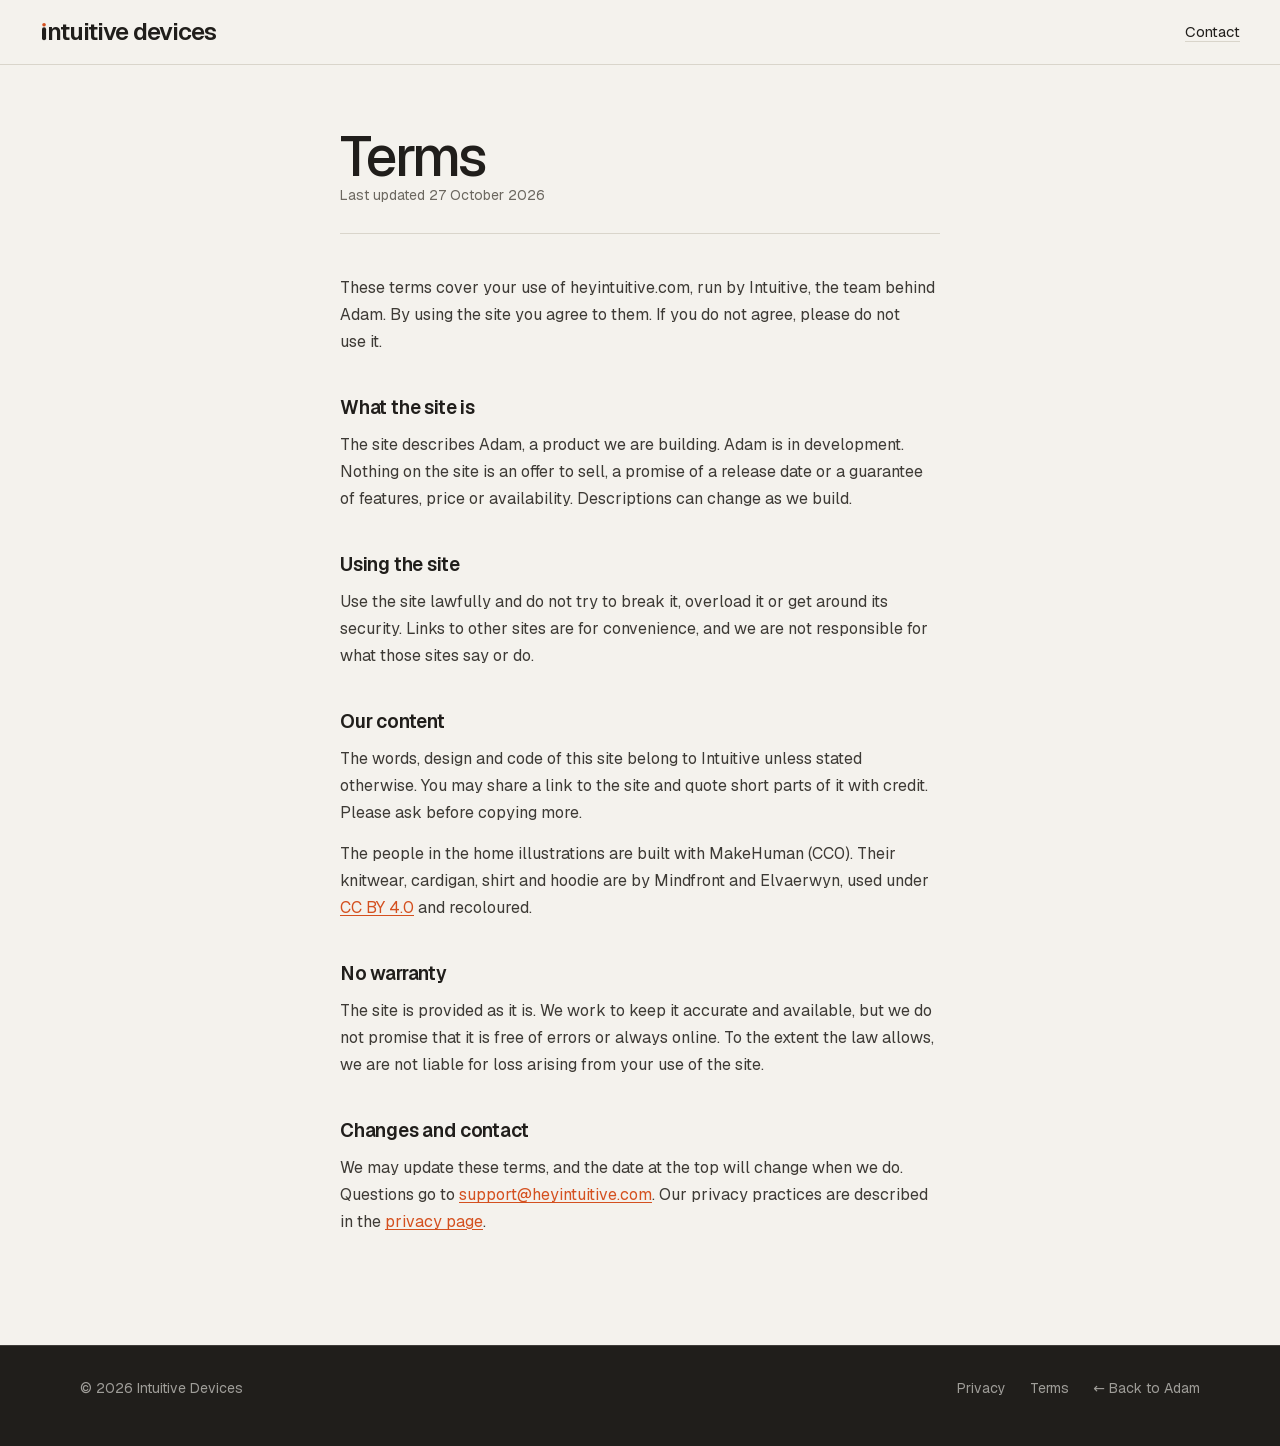
<file: terms.html>
<!DOCTYPE html>
<html lang="en-GB">
<head>
  <meta charset="UTF-8">
  <meta name="viewport" content="width=device-width, initial-scale=1, viewport-fit=cover">
  <title>Terms: Adam by Intuitive Devices</title>
  <meta name="description" content="The terms for using heyintuitive.com.">
  <link rel="icon" href="/favicon.ico" sizes="48x48">
  <link rel="icon" href="/icon.svg" type="image/svg+xml">
  <link rel="apple-touch-icon" href="/apple-touch-icon.png">
  <link rel="canonical" href="https://www.heyintuitive.com/terms">
  <meta name="theme-color" content="#F4F2ED">
  <meta property="og:type" content="website">
  <meta property="og:site_name" content="Adam by Intuitive Devices">
  <meta property="og:title" content="Terms: Adam by Intuitive Devices">
  <meta property="og:description" content="The terms for using heyintuitive.com.">
  <meta property="og:url" content="https://www.heyintuitive.com/terms">
  <meta property="og:image" content="https://www.heyintuitive.com/og.png">
  <meta property="og:image:width" content="1200">
  <meta property="og:image:height" content="630">
  <meta property="og:image:alt" content="The Adam speaker: woven fabric body on a graphite base, with two plugs.">
  <meta name="twitter:card" content="summary_large_image">
  <meta name="twitter:title" content="Terms: Adam by Intuitive Devices">
  <meta name="twitter:description" content="The terms for using heyintuitive.com.">
  <meta name="twitter:image" content="https://www.heyintuitive.com/og.png">
  <link rel="preload" href="assets/fonts/geist.woff2" as="font" type="font/woff2" crossorigin>
  <link rel="stylesheet" href="site.css?v=158">
  <script>document.documentElement.className = 'js';</script>
</head>
<body>
  <a class="skip" href="#main">Skip to content</a>
  <header class="top"><a class="logo" href="/"><span><svg class="mark" viewBox="0 0 170 720" aria-hidden="true"><circle cx="85" cy="75" r="75" fill="#D4501F"/><rect x="0" y="180" width="170" height="540" rx="85" fill="#201E1B"/></svg><span class="vh">i</span>ntuitive devices</span></a><a class="top-link" href="mailto:support@heyintuitive.com?subject=Adam">Contact</a></header>
  

  <main id="main">
    <section class="block prose-page">
      <div class="wrap prose">
        <h1>Terms</h1>
        <p class="meta">Last updated 27 October 2026</p>
        <p>These terms cover your use of heyintuitive.com, run by Intuitive, the team behind Adam. By using the site you agree to them. If you do not agree, please do not use it.</p>

        <h2>What the site is</h2>
        <p>The site describes Adam, a product we are building. Adam is in development. Nothing on the site is an offer to sell, a promise of a release date or a guarantee of features, price or availability. Descriptions can change as we build.</p>

        <h2>Using the site</h2>
        <p>Use the site lawfully and do not try to break it, overload it or get around its security. Links to other sites are for convenience, and we are not responsible for what those sites say or do.</p>

        <h2>Our content</h2>
        <p>The words, design and code of this site belong to Intuitive unless stated otherwise. You may share a link to the site and quote short parts of it with credit. Please ask before copying more.</p>
        <p>The people in the home illustrations are built with MakeHuman (CC0). Their knitwear, cardigan, shirt and hoodie are by Mindfront and Elvaerwyn, used under <a href="https://creativecommons.org/licenses/by/4.0/">CC BY 4.0</a> and recoloured.</p>

        <h2>No warranty</h2>
        <p>The site is provided as it is. We work to keep it accurate and available, but we do not promise that it is free of errors or always online. To the extent the law allows, we are not liable for loss arising from your use of the site.</p>

        <h2>Changes and contact</h2>
        <p>We may update these terms, and the date at the top will change when we do. Questions go to <a href="mailto:support@heyintuitive.com">support@heyintuitive.com</a>. Our privacy practices are described in the <a href="/privacy">privacy page</a>.</p>
      </div>
    </section>
  </main>

  <footer>
    <div class="wrap">
      <span>&copy; 2026 Intuitive Devices</span>
      <span class="foot-links"><a href="/privacy">Privacy</a><a href="/terms">Terms</a><a href="/">&larr; Back to Adam</a></span>
    </div>
  </footer>

  <script src="site.js?v=14"></script>
  <script defer src="https://static.cloudflareinsights.com/beacon.min.js" data-cf-beacon='{"token": "fa91610f67df4fe6930c70fdb61ca0b7"}'></script>
</body>
</html>
</file>
<file: site.css>
@font-face { font-family: 'Geist'; font-style: normal; font-weight: 400 600; font-display: swap; src: url(assets/fonts/geist.woff2) format('woff2'); }
@font-face { font-family: 'Geist Mono'; font-style: normal; font-weight: 400 500; font-display: swap; src: url(assets/fonts/geist-mono.woff2) format('woff2'); }
:root {
  --sp-0: 0; --sp-25: 2px; --sp-50: 4px; --sp-75: 8px; --sp-100: 12px; --sp-200: 16px; --sp-300: 24px;
  --sp-400: 32px; --sp-500: 40px; --sp-600: 48px; --sp-700: 64px; --sp-800: 80px; --sp-900: 96px;
  --bg: #f4f2ed; --alt: #ebe8e1; --card: #faf9f6; --ink: #201e1b; --mut: #6b675f; --line: #d9d5cb; --acc: #d4501f; --accd: #b8431a;
  --ease: cubic-bezier(0.22, 1, 0.36, 1);
  --pad: var(--sp-300);
}
@media (min-width: 720px) { :root { --pad: var(--sp-500); } }

* { box-sizing: border-box; margin: 0; padding: 0; }
html { scroll-behavior: smooth; -webkit-text-size-adjust: 100%; color-scheme: light; }
body { background: var(--bg); color: var(--ink); font-family: 'Geist', system-ui, sans-serif; font-size: 16px; line-height: 24px; font-weight: 400; -webkit-font-smoothing: antialiased; overflow-x: hidden; }
body.locked { overflow: hidden; }
::selection { background: var(--ink); color: var(--bg); }
a { color: inherit; }
p, li { text-wrap: pretty; }
h1, h2, h3 { text-wrap: balance; font-weight: 500; }
.mono { font-family: 'Geist Mono', ui-monospace, monospace; }
.wrap { max-width: 1200px; margin: 0 auto; padding: 0 var(--pad); }

.skip { position: fixed; left: var(--sp-200); top: calc(-1 * var(--sp-900)); z-index: 100; padding: var(--sp-75) var(--sp-100); background: var(--ink); color: var(--bg); border-radius: 8px; font-size: 14px; line-height: 20px; font-weight: 600; text-decoration: none; }
.skip:focus { top: var(--sp-200); }

.label { font-family: 'Geist Mono', ui-monospace, monospace; font-size: 12px; line-height: 16px; letter-spacing: 0.14em; text-transform: uppercase; color: var(--acc); font-weight: 500; }
h2 { font-size: 36px; line-height: 40px; letter-spacing: -0.03em; }
.sub { font-size: 18px; line-height: 28px; color: var(--mut); max-width: 520px; }
@media (min-width: 768px) { h2 { font-size: 56px; line-height: 1.02; } .sub { font-size: 20px; } }

.btn { display: inline-flex; align-items: center; justify-content: center; min-height: 48px; padding: var(--sp-75) var(--sp-300); border-radius: 9999px; background: var(--ink); color: var(--bg); font: inherit; font-size: 16px; line-height: 24px; font-weight: 500; text-decoration: none; border: 1px solid var(--ink); cursor: pointer; transition: background-color 300ms var(--ease), border-color 300ms var(--ease), transform 300ms var(--ease); }
.btn:hover { background: var(--acc); border-color: var(--acc); transform: translateY(-2px); }
.btn:active { transform: scale(0.98); }
.btn.ghost { background: transparent; color: var(--ink); border-color: var(--line); }
.btn.ghost:hover { background: var(--alt); border-color: var(--ink); }
.btn.sm { min-height: 40px; padding: var(--sp-75) var(--sp-200); font-size: 14px; line-height: 20px; }
:focus-visible { outline: 2px solid var(--acc); outline-offset: 2px; }

.nav { position: fixed; top: var(--sp-200); left: 50%; transform: translateX(-50%); z-index: 60; display: flex; align-items: center; gap: var(--sp-300); width: max-content; max-width: calc(100% - 32px); padding: var(--sp-75) var(--sp-75) var(--sp-75) var(--sp-300); background: var(--card); border: 1px solid var(--line); border-radius: 9999px; }
.brand { font-size: 18px; line-height: 28px; font-weight: 600; letter-spacing: 0.02em; text-decoration: none; color: var(--ink); }
.nav-links { display: none; align-items: center; gap: var(--sp-50); }
.nav-links a { padding: var(--sp-75) var(--sp-100); border-radius: 9999px; font-size: 14px; line-height: 20px; font-weight: 500; color: var(--mut); text-decoration: none; transition: color 300ms var(--ease), background-color 300ms var(--ease); }
.nav-links a:hover, .nav-links a[aria-current="page"] { color: var(--ink); }
.nav-links a:hover { background: var(--alt); }
.nav-cta { margin-left: auto; }
.menu-toggle { position: relative; width: 40px; height: 40px; border: 0; border-radius: 9999px; background: transparent; cursor: pointer; color: var(--ink); }
.menu-toggle span { position: absolute; left: 10px; top: 19px; width: 20px; height: 2px; background: currentColor; border-radius: 2px; transition: transform 500ms var(--ease); }
.menu-toggle span:first-child { transform: translateY(-4px); }
.menu-toggle span:last-child { transform: translateY(4px); }
.menu-toggle[aria-expanded="true"] span:first-child { transform: rotate(45deg); }
.menu-toggle[aria-expanded="true"] span:last-child { transform: rotate(-45deg); }
@media (min-width: 860px) { .nav-links { display: flex; } .menu-toggle, .menu { display: none; } }
.menu { position: fixed; inset: 0; z-index: 55; padding: var(--sp-900) var(--pad) var(--sp-400); background: var(--bg); opacity: 0; visibility: hidden; transition: opacity 500ms var(--ease), visibility 0s linear 500ms; }
.menu.open { opacity: 1; visibility: visible; transition: opacity 500ms var(--ease), visibility 0s; }
.menu ul { list-style: none; display: flex; flex-direction: column; gap: var(--sp-200); }
.menu li { opacity: 0; transform: translateY(24px); transition: opacity 500ms var(--ease), transform 500ms var(--ease); }
.menu a:not(.btn) { display: block; padding: var(--sp-75) 0; font-size: 36px; line-height: 40px; font-weight: 500; letter-spacing: -0.02em; text-decoration: none; }
.menu.open li { opacity: 1; transform: none; }
.menu.open li:nth-child(1) { transition-delay: 0ms; }
.menu.open li:nth-child(2) { transition-delay: 60ms; }
.menu.open li:nth-child(3) { transition-delay: 120ms; }
.menu.open li:nth-child(4) { transition-delay: 180ms; }
.menu.open li:nth-child(5) { transition-delay: 240ms; }
.menu.open li:nth-child(6) { transition-delay: 300ms; }
.menu.open li:nth-child(7) { transition-delay: 360ms; }

.hero { padding: var(--sp-900) 0 var(--sp-700); text-align: center; }
.hero .label { margin-bottom: var(--sp-200); }
.hero h1 { max-width: 760px; margin: 0 auto; font-size: 48px; line-height: 1; letter-spacing: -0.04em; }
.hero .sub { max-width: 640px; margin: var(--sp-300) auto 0; }
.hero .row { display: flex; flex-wrap: wrap; justify-content: center; gap: var(--sp-100); margin-top: var(--sp-400); }
@media (min-width: 768px) { .hero h1 { font-size: 72px; } }

.explode-wrap { position: relative; height: 380vh; }
.explode-sticky { position: sticky; top: 0; height: 100vh; height: 100svh; display: flex; align-items: center; overflow: hidden; padding-top: var(--sp-700); }
.stage { display: grid; grid-template-columns: 1fr; gap: var(--sp-100); align-items: center; width: 100%; }
.caption .label { margin-bottom: var(--sp-100); }
.caption h1 { font-size: 44px; line-height: 0.98; letter-spacing: -0.045em; }
.caption .sub { margin-top: var(--sp-200); font-size: 17px; line-height: 26px; max-width: 440px; }
.caption .row { display: flex; margin-top: var(--sp-300); }
.chips { display: none; list-style: none; flex-wrap: wrap; gap: var(--sp-75); margin-top: var(--sp-300); }
.chips li { padding: 6px var(--sp-100); border: 1px solid var(--line); border-radius: 9999px; font-family: 'Geist Mono', ui-monospace, monospace; font-size: 11px; line-height: 16px; letter-spacing: 0.08em; text-transform: uppercase; color: var(--mut); }
.parts { display: none; }
.device-col { position: relative; height: 330px; order: -1; }
.device-col.gl { height: 330px; }
.gl-canvas { position: absolute; inset: 0; width: 100%; height: 100%; display: block; }
@media (min-width: 861px) {
  .explode-sticky { padding-top: var(--sp-600); }
  .stage { grid-template-columns: 5fr 6fr; gap: var(--sp-600); }
  .caption h1 { font-size: 64px; }
  .caption .sub { font-size: 20px; line-height: 30px; }
  .chips { display: flex; }
  .parts { display: none; }
  .device-col, .device-col.gl { order: 0; height: min(700px, calc(100svh - 80px)); }
}

.block { padding: var(--sp-700) 0; }
.block.alt { background: var(--alt); }
@media (min-width: 768px) { .block { padding: 104px 0; } }
.head { max-width: 760px; margin-bottom: var(--sp-500); }
.head h2, .head h1 { margin: var(--sp-100) 0 var(--sp-200); font-size: 36px; line-height: 40px; letter-spacing: -0.03em; }
@media (min-width: 768px) { .head h1 { font-size: 56px; line-height: 1.02; } }
@media (min-width: 768px) { .head { margin-bottom: var(--sp-700); } }

.examples { list-style: none; border-top: 1px solid var(--line); }
.examples li { display: grid; grid-template-columns: 1fr; gap: var(--sp-75); padding: var(--sp-300) 0; border-bottom: 1px solid var(--line); }
.examples p { font-size: 22px; line-height: 28px; letter-spacing: -0.02em; font-weight: 500; max-width: 720px; }
@media (min-width: 768px) {
  .examples li { padding: var(--sp-400) 0; }
  .examples p { font-size: 32px; line-height: 38px; }
}

.trio, .pair { display: grid; grid-template-columns: 1fr; gap: var(--sp-200); }
.trio > div, .pair .item { padding: var(--sp-400); background: var(--card); border: 1px solid var(--line); border-radius: 24px; }
.trio h3, .pair h3 { font-size: 28px; line-height: 34px; letter-spacing: -0.03em; }
.trio p, .pair p:not(.label) { margin-top: var(--sp-100); color: var(--mut); font-size: 17px; line-height: 26px; }
.pair .label { margin-bottom: var(--sp-200); }
@media (min-width: 860px) { .trio { grid-template-columns: repeat(3, 1fr); } .pair { grid-template-columns: repeat(2, 1fr); } }

.steps { list-style: none; margin-top: var(--sp-500); border-top: 1px solid var(--line); }
.steps li { display: flex; gap: var(--sp-200); padding: var(--sp-300) 0; border-bottom: 1px solid var(--line); font-size: 20px; line-height: 28px; letter-spacing: -0.01em; }
.steps .n { flex-shrink: 0; width: var(--sp-500); padding-top: 2px; font-family: 'Geist Mono', ui-monospace, monospace; font-size: 14px; line-height: 24px; color: var(--acc); }

.grid3 { display: grid; grid-template-columns: 1fr; gap: var(--sp-200); margin-top: var(--sp-500); }
@media (min-width: 860px) { .grid3 { grid-template-columns: repeat(3, 1fr); } }
.card { padding: var(--sp-400); background: var(--card); border: 1px solid var(--line); border-radius: 24px; }
.card h3 { margin-top: var(--sp-200); font-size: 26px; line-height: 32px; letter-spacing: -0.03em; }
.card p:not(.label) { margin-top: var(--sp-100); color: var(--mut); font-size: 17px; line-height: 26px; }


.closing { text-align: center; padding: var(--sp-900) 0; background: var(--ink); color: var(--bg); }
.closing h2 { margin: 0 auto var(--sp-200); max-width: 760px; font-size: 44px; line-height: 1; }
.closing .sub { margin: 0 auto; color: rgba(244, 242, 237, 0.7); }
.closing .btn { background: var(--bg); color: var(--ink); border-color: var(--bg); }
.closing .btn:hover { background: var(--acc); border-color: var(--acc); color: var(--bg); }
.closing .row { display: flex; flex-wrap: wrap; justify-content: center; gap: var(--sp-100); margin-top: var(--sp-400); }
.closing .steps { margin: var(--sp-500) auto 0; max-width: 560px; text-align: left; border-color: rgba(244, 242, 237, 0.2); }
.closing .steps li { border-color: rgba(244, 242, 237, 0.2); }
.closing .steps .n { color: var(--acc); }
@media (min-width: 768px) { .closing { padding: 144px 0; } .closing h2 { font-size: 80px; } }
.fine { margin-top: var(--sp-300); color: var(--mut); font-size: 14px; line-height: 20px; }
.closing .fine { color: rgba(244, 242, 237, 0.7); }
.fine .mono { color: inherit; text-underline-offset: 3px; }
.copy-link { background: none; border: 0; cursor: pointer; font-family: 'Geist Mono', ui-monospace, monospace; font-size: 14px; line-height: 20px; color: inherit; text-decoration: underline; text-underline-offset: 3px; padding: var(--sp-100) var(--sp-75); min-height: 44px; border-radius: 8px; word-break: break-all; transition: background-color 300ms var(--ease); }
.copy-link:hover { background: rgba(244, 242, 237, 0.12); }
footer { background: var(--ink); color: rgba(244, 242, 237, 0.6); border-top: 1px solid rgba(244, 242, 237, 0.14); padding: var(--sp-400) 0 var(--sp-600); font-size: 14px; line-height: 20px; }
footer .wrap { display: flex; flex-wrap: wrap; gap: var(--sp-200) var(--sp-400); justify-content: space-between; }
footer a { text-decoration: none; transition: color 300ms var(--ease); }
footer a:hover { color: var(--bg); }
.foot-links { display: flex; flex-wrap: wrap; gap: var(--sp-200) var(--sp-300); }
#toast { position: fixed; bottom: var(--sp-300); left: 50%; transform: translateX(-50%); padding: var(--sp-75) var(--sp-200); background: var(--ink); color: var(--bg); border-radius: 9999px; font-size: 14px; line-height: 20px; font-weight: 500; opacity: 0; pointer-events: none; transition: opacity 300ms var(--ease); max-width: 90vw; z-index: 70; }
#toast.show { opacity: 1; }

.prose-page { padding-top: var(--sp-900); }
.prose { max-width: 720px; }
.prose h1 { margin-top: var(--sp-100); font-size: 56px; line-height: 1; letter-spacing: -0.04em; }
.prose .meta { margin-top: var(--sp-200); font-size: 14px; line-height: 20px; color: var(--mut); }
.prose h2 { margin: var(--sp-500) 0 var(--sp-100); font-size: 24px; line-height: 32px; letter-spacing: -0.01em; }
.prose p { margin-top: var(--sp-200); color: var(--mut); }
.prose p:first-of-type { margin-top: var(--sp-300); }
.prose a { color: var(--acc); text-underline-offset: 2px; }

.js .reveal { opacity: 0; transform: translateY(24px); transition: opacity 700ms var(--ease), transform 700ms var(--ease); }
.js .reveal.in { opacity: 1; transform: none; }

.notfound { min-height: 100vh; display: flex; align-items: center; text-align: center; padding: var(--sp-900) 0; }
.notfound h1 { font-size: 56px; line-height: 1; letter-spacing: -0.04em; }
.notfound .sub { margin: var(--sp-200) auto 0; }
.notfound .row { margin-top: var(--sp-400); display: flex; justify-content: center; }

@media (prefers-reduced-motion: reduce) {
  html { scroll-behavior: auto; }
  .js .reveal { opacity: 1; transform: none; transition: none; }
  .menu li { transform: none; }
  .btn:hover { transform: none; }
  .explode-wrap { height: auto; }
  .explode-sticky { position: static; height: auto; padding: var(--sp-700) 0; }
}

.tag { display: none; position: absolute; align-items: center; transform: translateY(-50%); opacity: 0; transition: opacity 400ms var(--ease); z-index: 2; }
.tag.on { opacity: 1; }
.tag .td { width: 6px; height: 6px; border-radius: 50%; background: var(--ink); flex-shrink: 0; }
.tag .tl { display: block; width: var(--w, 40px); height: 1px; background: var(--ink); opacity: 0.35; flex-shrink: 0; }
.tag .tt { display: block; padding: 0 10px; max-width: 170px; }
.tag .tt b { display: block; font-size: 14px; line-height: 18px; font-weight: 600; }
.tag .tt span { display: block; font-size: 13px; line-height: 18px; color: var(--mut); }
@media (min-width: 861px) { .tag { display: flex; } }
.tag.l { flex-direction: row-reverse; text-align: right; }

.shot { margin-bottom: var(--sp-200); border-radius: 24px; background: var(--alt); overflow: hidden; }
.block.alt .shot { background: var(--bg); }
.shot img { display: block; width: 100%; height: auto; }

.block#specs .head { margin-bottom: var(--sp-400); }
.works-h { margin-top: var(--sp-700); font-size: 28px; line-height: 34px; letter-spacing: -0.03em; }
.works { list-style: none; display: grid; grid-template-columns: repeat(2, 1fr); gap: var(--sp-100); margin-top: var(--sp-200); }
.works li { padding: var(--sp-200) var(--sp-300); background: var(--card); border: 1px solid var(--line); border-radius: 16px; font-size: 18px; line-height: 26px; font-weight: 500; }
@media (min-width: 768px) { .works { grid-template-columns: repeat(4, 1fr); } }

.faq { border-top: 1px solid var(--line); max-width: 820px; }
.acc-item { border-bottom: 1px solid var(--line); }
.acc-item h3 { font-size: inherit; font-weight: inherit; letter-spacing: 0; }
.acc-q { display: flex; width: 100%; align-items: center; justify-content: space-between; gap: var(--sp-300); padding: var(--sp-300) 0; border: 0; background: none; font: inherit; font-size: 20px; line-height: 28px; font-weight: 500; letter-spacing: -0.02em; text-align: left; color: var(--ink); cursor: pointer; transition: color 300ms var(--ease); }
.acc-q:hover { color: var(--mut); }
.acc-q:focus-visible { outline: 2px solid var(--acc); outline-offset: 2px; border-radius: 8px; }
.pm { position: relative; flex: 0 0 auto; width: 32px; height: 32px; border: 1px solid var(--line); border-radius: 50%; transition: transform 300ms var(--ease), border-color 300ms var(--ease); }
.pm::before, .pm::after { content: ""; position: absolute; left: 50%; top: 50%; width: 12px; height: 1.5px; background: var(--ink); transform: translate(-50%, -50%); }
.pm::after { transform: translate(-50%, -50%) rotate(90deg); }
.acc-q:hover .pm { border-color: var(--mut); }
.acc-q[aria-expanded="true"] .pm { transform: rotate(45deg); }
.acc-p { display: grid; grid-template-rows: 0fr; opacity: 0; transition: grid-template-rows 400ms var(--ease), opacity 300ms var(--ease); }
.acc-p > div { overflow: hidden; }
.acc-p.open { grid-template-rows: 1fr; opacity: 1; }
.acc-p p { padding: 0 var(--sp-600) var(--sp-300) 0; max-width: 640px; color: var(--mut); font-size: 17px; line-height: 26px; }

.specs { border-top: 1px solid var(--ink); }
.specs > div { display: grid; grid-template-columns: 1fr; gap: 4px; padding: var(--sp-200) 0; border-bottom: 1px solid var(--line); }
.specs > div:last-child { border-bottom: 0; }
.specs dt { font-size: 15px; line-height: 22px; color: var(--mut); }
.specs dd { font-size: 20px; line-height: 28px; letter-spacing: -0.015em; font-weight: 500; }
.specs .hint { display: block; margin-top: 2px; font-size: 14px; line-height: 20px; letter-spacing: 0; font-weight: 400; color: var(--mut); }
@media (min-width: 768px) {
  .specs > div { grid-template-columns: minmax(0, 2fr) minmax(0, 3fr); gap: var(--sp-300); align-items: baseline; padding: var(--sp-300) 0; }
  .specs dd { text-align: right; font-size: 22px; line-height: 30px; }
  .specs .hint { margin-left: auto; max-width: 480px; }
}

.tag .tt .tip { position: absolute; display: block; left: 50%; top: calc(100% + 10px); transform: translateX(-50%); z-index: 6; width: max-content; max-width: 220px; padding: 8px 12px; border-radius: 10px; background: var(--ink); color: var(--bg); font-size: 13px; line-height: 18px; font-weight: 400; text-align: left; white-space: normal; opacity: 0; pointer-events: none; transition: opacity 200ms var(--ease); }
.tag .tt .tip::before { content: ""; position: absolute; left: 50%; top: -4px; width: 8px; height: 8px; background: var(--ink); transform: translateX(-50%) rotate(45deg); }
.tag .tt { position: relative; }
.tag.tipon .tt .tip { opacity: 1; }
.tag { visibility: hidden; transition: opacity 400ms var(--ease), visibility 0s linear 400ms; }
.tag.on { visibility: visible; transition-delay: 0s; }
.tag:focus-visible { outline: 2px solid var(--acc); outline-offset: 4px; border-radius: 6px; }
@media (prefers-reduced-motion: reduce) { .acc-p, .pm, .tag .tt .tip { transition: none; } }

.seg { display: inline-flex; padding: 4px; margin-bottom: var(--sp-200); border: 1px solid var(--line); border-radius: 9999px; background: var(--card); }
.seg button { padding: 8px 20px; border: 0; border-radius: 9999px; background: transparent; font: inherit; font-size: 15px; line-height: 20px; font-weight: 500; color: var(--mut); cursor: pointer; transition: background-color 300ms var(--ease), color 300ms var(--ease); }
.seg button[aria-pressed="true"] { background: var(--ink); color: var(--bg); }
.gstage { position: relative; width: 100%; aspect-ratio: 4 / 3; margin: 0 auto; max-width: calc((100svh - 150px) * 4 / 3); }
.lay, .lin { position: absolute; inset: 0; width: 100%; height: 100%; object-fit: contain; pointer-events: none; transition: opacity 500ms var(--ease), transform 600ms var(--ease); }
.lin { opacity: 0; }
.gstage.focus .lay { opacity: 0; }
.gstage.focus .lin { opacity: 1; }
.gstage.focus .lay.sel { opacity: 1; transform: scale(1.06); }
.gstage.focus .lin.sel { opacity: 0; }
.lay.hov { transform: scale(1.025); }
.gstage.focus .lay.sel.hov { transform: scale(1.06); }
.hit { position: absolute; border: 0; background: transparent; cursor: pointer; padding: 0; }
.macro { position: absolute; top: 0; bottom: 0; left: 0; aspect-ratio: 1 / 1; opacity: 0; transform: scale(0.6); pointer-events: none; transition: opacity 600ms var(--ease), transform 800ms var(--ease); touch-action: none; }
.macro img { display: block; width: 100%; height: 100%; -webkit-mask-image: radial-gradient(ellipse 74% 74% at 50% 50%, #000 58%, transparent 100%); mask-image: radial-gradient(ellipse 74% 74% at 50% 50%, #000 58%, transparent 100%); }
.macro .screen { position: absolute; left: 0; top: 0; transform-origin: 0 0; }
.gstage.zoomed .macro.on { opacity: 1; transform: none; pointer-events: auto; }
.gstage.zoomed .lay, .gstage.zoomed .lin, .gstage.zoomed .ptag, .gstage.zoomed .hit { opacity: 0 !important; pointer-events: none; }
.ptag, .pcard { position: absolute; z-index: 4; }
.ptag { display: none; }
.ptagb { display: inline-block; padding: 4px 10px; border: 1px solid var(--ink); background: var(--card); font-size: 13px; line-height: 18px; font-weight: 500; cursor: pointer; white-space: nowrap; transition: opacity 400ms var(--ease), background-color 300ms var(--ease), color 300ms var(--ease); }
.ptagb:hover { background: var(--ink); color: var(--bg); }
.gstage.focus .ptag { opacity: 0.35; }
.pcard { display: none; width: min(340px, 36%); min-width: 250px; background: var(--card); border: 1px solid var(--ink); }
.pcard.on { display: block; animation: cardIn 450ms var(--ease); }
@keyframes cardIn { from { opacity: 0; } to { opacity: 1; } }
.pcard .key { flex: 0 0 auto; padding: 8px 12px; background: var(--acc); color: #fff; font-size: 13px; line-height: 18px; font-weight: 600; letter-spacing: 0.02em; text-transform: uppercase; align-self: flex-start; }
.pcard .ctop { display: flex; }
.pcard .rows { flex: 1; min-width: 0; }
.pcard .rows div { padding: 8px 12px; font-size: 14px; line-height: 20px; border-bottom: 1px solid var(--line); }
.pcard .rows div:last-child { border-bottom: 0; }
.pcard .rows div.m { color: var(--mut); }
.pcard .weave, .pcard .game { display: block; width: 100%; aspect-ratio: 2 / 1; border-top: 1px solid var(--ink); touch-action: none; cursor: crosshair; }
.plist { list-style: none; margin-top: var(--sp-200); border-top: 1px solid var(--ink); }
.plist button { display: block; width: 100%; padding: var(--sp-100) 0; border: 0; border-bottom: 1px solid var(--line); background: none; font: inherit; font-size: 17px; line-height: 24px; font-weight: 500; text-align: left; color: var(--ink); cursor: pointer; }
.mcard { margin-top: var(--sp-200); }
.mcard .pcard { position: static; display: none; width: 100%; }
.mcard .pcard.on { display: block; }
@media (min-width: 861px) {
  .ptag { display: block; }
  .plist, .mcard { display: none; }
}
@media (max-width: 860px) {
  .pcard.floating { display: none !important; }
}
@media (prefers-reduced-motion: reduce) { .lay, .lin, .pcard.on { transition: none; animation: none; } }
  

.fam-track { position: relative; height: 550vh; }
.fam-sticky { position: sticky; top: 0; height: 100vh; height: 100svh; overflow: hidden; display: flex; align-items: center; justify-content: center; padding: 0 var(--pad); }
.fam-wrap { position: relative; width: 100%; max-width: 1100px; }
.fam-sentence { margin: 0; font-size: clamp(30px, 4.6vw, 66px); line-height: 1.2; letter-spacing: -0.04em; font-weight: 500; text-align: center; text-wrap: balance; }
.fam-sentence .w { display: inline; color: #b7b3aa; transition: color 350ms var(--ease), text-shadow 450ms var(--ease); }
.fam-sentence .w.show { color: var(--ink); }
.fam-sentence .k.lit { color: var(--c); text-shadow: 0 0 50px var(--g); }
@media (prefers-reduced-motion: reduce) {
  .fam-track { height: auto; }
  .fam-sticky { position: static; height: auto; padding: var(--sp-700) var(--pad); }
  .fam-sentence .w { color: var(--ink); }
  .fam-sentence .k { color: var(--c); }
  .fam-icons { display: none; }
}

.lede { font-size: clamp(20px, 2.3vw, 30px); line-height: 1.35; letter-spacing: -0.02em; color: var(--ink); max-width: 780px; }
.lede + .lede { margin-top: var(--sp-200); color: var(--mut); }
.fam-intro .lede { margin-top: var(--sp-300); }
.story-head h2 { margin: 0 0 var(--sp-300); }
.story-head .lede { margin-top: var(--sp-200); }
.principles { margin-top: var(--sp-500); border-top: 1px solid var(--ink); }
.principles > div { display: grid; grid-template-columns: 1fr; gap: var(--sp-75); padding: var(--sp-300) 0; border-bottom: 1px solid var(--line); }
.principles > div:last-child { border-bottom: 0; }
.principles h3 { font-size: clamp(24px, 3vw, 40px); line-height: 1.1; letter-spacing: -0.035em; }
.principles p { max-width: 520px; font-size: 18px; line-height: 26px; color: var(--mut); }
@media (min-width: 768px) { .principles > div { grid-template-columns: 1fr 1fr; gap: var(--sp-500); align-items: baseline; padding: var(--sp-400) 0; } }
.lede.quiet { margin-top: var(--sp-400); color: var(--mut); }

.problem { padding-bottom: var(--sp-500); }
.split2 { display: grid; grid-template-columns: 1fr; gap: var(--sp-400); }
@media (min-width: 900px) { .split2 { grid-template-columns: 5fr 6fr; gap: var(--sp-800); align-items: start; } .split2 > :first-child { position: sticky; top: 120px; } }
.twolist { list-style: none; margin-top: var(--sp-500); border-top: 1px solid var(--ink); }
.twolist li { padding: var(--sp-300) 0; border-bottom: 1px solid var(--line); }
.twolist b { display: block; font-size: 22px; line-height: 28px; letter-spacing: -0.02em; font-weight: 500; }
.twolist span { display: block; margin-top: 6px; max-width: 520px; color: var(--mut); font-size: 17px; line-height: 26px; }

.bento { display: grid; grid-template-columns: 1fr; gap: 16px; }
.tile { position: relative; display: flex; flex-direction: column; justify-content: space-between; gap: var(--sp-300); min-height: 300px; padding: var(--sp-400); border: 1px solid var(--line); border-radius: 28px; background: var(--card); overflow: hidden; }
.tile h3 { font-size: 24px; line-height: 28px; letter-spacing: -0.03em; font-weight: 500; }
.tile p { margin-top: 8px; max-width: 460px; font-size: 16px; line-height: 24px; color: var(--mut); }
@media (min-width: 900px) {
  .bento { grid-template-columns: repeat(3, 1fr); grid-auto-rows: minmax(300px, auto); }
  .t-a { grid-column: span 2; grid-row: span 2; }
  .t-f { grid-column: span 3; min-height: 240px; flex-direction: row; align-items: center; gap: var(--sp-600); }
  .t-f .ui { flex: 0 0 380px; }
}
.t-a { padding: 0; background: var(--alt); justify-content: flex-end; }
.t-a img { display: block; width: 100%; height: auto; margin-bottom: auto; }
.t-a .tt { padding: 0 var(--sp-400) var(--sp-400); }
.t-e { background: var(--ink); border-color: var(--ink); color: var(--bg); }
.t-e p { color: rgba(244, 242, 237, 0.7); }
.t-e .big { font-size: clamp(96px, 12vw, 168px); line-height: 0.9; letter-spacing: -0.06em; font-weight: 500; color: var(--acc); }

.ui { display: flex; flex-direction: column; gap: 10px; }
.alerts .note, .chores .row, .approve .ask { display: flex; align-items: center; gap: 12px; padding: 12px 16px; border: 1px solid var(--line); border-radius: 16px; background: var(--bg); }
.note span, .row span { display: flex; flex-direction: column; font-size: 15px; line-height: 20px; }
.note b, .ask b { font-weight: 600; }
.note em, .row em, .ask em { font-style: normal; font-size: 13px; line-height: 18px; color: var(--mut); }
.dot { width: 10px; height: 10px; border-radius: 50%; flex: 0 0 auto; background: var(--acc); box-shadow: 0 0 0 5px rgba(212, 80, 31, 0.16); }
.dot.a { background: #c98a00; box-shadow: 0 0 0 5px rgba(201, 138, 0, 0.18); }
.tick { width: 20px; height: 20px; border-radius: 50%; flex: 0 0 auto; background: var(--ink); position: relative; }
.tick::after { content: ""; position: absolute; left: 6px; top: 4px; width: 5px; height: 9px; border: solid var(--bg); border-width: 0 2px 2px 0; transform: rotate(45deg); }
.tick.off { background: transparent; border: 1.5px solid var(--line); }
.tick.off::after { display: none; }
.plan svg { display: block; width: 100%; height: auto; }
.plan rect { fill: var(--bg); stroke: var(--line); stroke-width: 1.5; }
.plan text { font-size: 9px; fill: var(--mut); font-family: 'Geist', system-ui, sans-serif; }
.plan .p { fill: var(--acc); }
.plan .p.q { fill: #c98a00; }
.approve { gap: 12px; }
.approve .ask { flex-direction: column; align-items: flex-start; gap: 2px; }
.approve .acts { display: flex; gap: 8px; }
.approve .acts span { padding: 8px 18px; border-radius: 9999px; font-size: 14px; line-height: 20px; font-weight: 500; }
.approve .ok { background: var(--ink); color: var(--bg); }
.approve .ed { border: 1px solid var(--line); }
.chips { flex-direction: row; flex-wrap: wrap; }
.chips span { padding: 8px 16px; border: 1px solid var(--line); border-radius: 9999px; font-size: 15px; line-height: 20px; font-weight: 500; background: var(--bg); }

.strip { padding: var(--sp-500) 0 var(--sp-700); }
.statrow { display: grid; grid-template-columns: repeat(2, 1fr); gap: var(--sp-300) var(--sp-200); border-top: 1px solid var(--ink); padding-top: var(--sp-300); }
.statrow div { display: flex; flex-direction: column; gap: 4px; }
.statrow b { font-size: clamp(32px, 4.6vw, 56px); line-height: 1; letter-spacing: -0.045em; font-weight: 500; }
.statrow span { font-size: 15px; line-height: 20px; color: var(--mut); }
@media (min-width: 860px) { .statrow { grid-template-columns: repeat(4, 1fr); } }

.dayside { --dbg: #16161a; position: relative; background: var(--dbg); color: var(--bg); transition: background-color 700ms var(--ease); }
.dayside:not(.dark) { color: var(--ink); }
.day-track { position: relative; height: 560vh; }
.day-sticky { position: sticky; top: 0; height: 100vh; height: 100svh; overflow: hidden; display: flex; flex-direction: column; padding: 0; }
.day-sticky .frame-head { position: relative; z-index: 4; margin: 0 var(--pad); padding-top: 18px; }
.day-top { position: relative; z-index: 4; display: flex; align-items: baseline; justify-content: space-between; gap: var(--sp-300); padding: 14px var(--pad) 0; pointer-events: none; }
.day-top h2 { font-size: clamp(30px, 5vw, 64px); line-height: 1; letter-spacing: -0.04em; text-shadow: 0 1px 18px var(--dbg); }
.day-time { font-size: clamp(18px, 2vw, 26px); letter-spacing: -0.02em; opacity: 0.85; white-space: nowrap; text-shadow: 0 1px 14px var(--dbg); }
.day-stage { position: absolute; inset: 0; width: 100%; height: 100%; overflow: hidden; }
.day-cam { position: absolute; inset: 0; transform-origin: 50% 50%; will-change: transform; }
.day-img { position: absolute; inset: 0; width: 100%; height: 100%; object-fit: contain; opacity: 0; transition: opacity 450ms var(--ease); }
.day-img.on { opacity: 1; }
.day-stage.fast .day-img { transition-duration: 250ms; }
.day-mark { position: absolute; width: 10px; height: 10px; margin: -5px 0 0 -5px; border-radius: 50%; background: #fff; box-shadow: 0 0 0 3px rgba(255, 255, 255, 0.35), 0 0 14px rgba(255, 255, 255, 0.8); transform: scale(var(--inv, 1)); }
.day-ring { position: absolute; width: 14%; aspect-ratio: 1; margin: -7% 0 0 -7%; border-radius: 50%; border: calc(2px * var(--inv, 1)) solid #fff; opacity: 0; pointer-events: none; }
.day-ring.go { animation: dayPulse 2s var(--ease) infinite; }
@keyframes dayPulse { 0% { transform: scale(0.3); opacity: 0.9; } 100% { transform: scale(1.1); opacity: 0; } }
.day-card { position: absolute; z-index: 3; transform: translate(calc(14px * var(--inv, 1)), -50%) scale(var(--inv, 1)); transform-origin: 0 50%; width: max-content; max-width: 240px; padding: 10px 14px; border-radius: 14px; background: rgba(250, 249, 246, 0.96); color: var(--ink); box-shadow: 0 10px 30px rgba(0, 0, 0, 0.25); opacity: 0; transition: opacity 350ms var(--ease); }
.day-card.show { opacity: 1; }
.day-card b { display: block; font-size: 13px; line-height: 18px; font-weight: 600; }
.day-card span { display: block; font-size: 13px; line-height: 18px; color: var(--mut); }
@media (prefers-reduced-motion: reduce) { .day-track { height: auto; } .day-sticky { position: static; height: auto; } .day-stage { position: relative; height: 70svh; } .day-ring.go { animation: none; opacity: 0.6; } }

.mo .msplit .mw { display: inline-block; overflow: hidden; vertical-align: top; padding-bottom: 0.14em; margin-bottom: -0.14em; }
.mo .msplit .mi { display: inline-block; transform: translateY(112%); transition: transform 900ms var(--ease); transition-delay: calc(var(--i) * 55ms); }
.mo .msplit.in .mi { transform: none; }
.mo .mrise { opacity: 0; transform: translateY(70px) scale(0.965); transition: opacity 800ms var(--ease), transform 1000ms var(--ease); transition-delay: var(--d, 0ms); will-change: transform; }
.mo .mrise.in { opacity: 1; transform: none; }
.mo .tile.mrise.in { transform: perspective(900px) rotateX(var(--rx, 0deg)) rotateY(var(--ry, 0deg)); transition: transform 300ms var(--ease), opacity 800ms var(--ease); transition-delay: 0ms; }
.tile::after { content: ""; position: absolute; inset: 0; pointer-events: none; opacity: 0; transition: opacity 300ms var(--ease); background: radial-gradient(420px circle at var(--mx, 50%) var(--my, 50%), rgba(212, 80, 31, 0.1), transparent 60%); }
.tile:hover::after { opacity: 1; }
[data-par] { will-change: transform; }
.marq { position: relative; overflow: hidden; padding: var(--sp-500) 0; background: var(--ink); color: var(--bg); }
.marq-track { display: flex; width: max-content; will-change: transform; transform: skewX(var(--sk, 0deg)); }
.marq-set { display: flex; flex: 0 0 auto; align-items: center; }
.marq-set span { font-size: clamp(44px, 8vw, 120px); line-height: 1; letter-spacing: -0.05em; font-weight: 500; padding: 0 0.35em; white-space: nowrap; }
.marq-set i { width: 0.18em; height: 0.18em; border-radius: 50%; background: var(--acc); font-size: clamp(44px, 8vw, 120px); flex: 0 0 auto; }
.explode-wrap .device-col { transform: scale(calc(1 - var(--hy, 0) * 0.08)) translateY(calc(var(--hy, 0) * -24px)); transform-origin: 50% 40%; }
.closing .wrap { transform-origin: 50% 80%; will-change: transform, opacity; }
@media (prefers-reduced-motion: reduce) { .marq-track { transform: none; } }

.day-top h2.swap, .day-time.swap { animation: daySwap 700ms var(--ease); }
@keyframes daySwap { from { opacity: 0; transform: translateY(40px); filter: blur(6px); } to { opacity: 1; transform: none; filter: blur(0); } }
.day-card.show { animation: cardPop 520ms cubic-bezier(0.34, 1.56, 0.64, 1); }
@keyframes cardPop { from { opacity: 0; transform: translate(calc(14px * var(--inv, 1)), -50%) scale(calc(var(--inv, 1) * 0.6)); } to { opacity: 1; transform: translate(calc(14px * var(--inv, 1)), -50%) scale(var(--inv, 1)); } }

.card-sec { margin: 12px var(--sp-200); border-radius: 36px; padding: var(--sp-700) 0; }
.card-sec.dark { background: var(--ink); color: var(--bg); }
.card-sec .head, .card-sec .story-head { text-align: center; margin-left: auto; margin-right: auto; }
.card-sec .lede { margin-left: auto; margin-right: auto; text-align: center; }
.card-sec .principles { border-color: currentColor; }
.card-sec.dark .principles, .card-sec.dark .principles > div { border-color: rgba(244, 242, 237, 0.2); }
.card-sec.dark .principles p, .card-sec.dark .lede { color: rgba(244, 242, 237, 0.7); }
@media (min-width: 768px) { .card-sec { margin: 16px 24px; padding: 120px 0; } }
.card-sec.dark .twolist { border-color: rgba(244, 242, 237, 0.25); }
.card-sec.dark .twolist li { border-color: rgba(244, 242, 237, 0.18); }
.card-sec.dark .twolist span { color: rgba(244, 242, 237, 0.72); }
.card-sec.dark .lede { color: var(--bg); }
.card-sec.dark h2 { color: var(--bg); }
.card-sec .split2 .lede { text-align: left; margin-left: 0; }
.fam-sentence .fin { display: block; margin-top: 0.7em; }

.fam-sentence .fin { display: block; margin-top: 0.3em; }
.fam-sentence .k { display: inline-block; position: relative; padding: 0.55em 0.3em; margin: 0 0.12em; line-height: 1; vertical-align: middle; }
.kring { position: absolute; inset: 0; pointer-events: none; }
.kr { position: absolute; left: 0.25em; right: 0.25em; display: flex; justify-content: space-between; align-items: center; height: 0.34em; }
.kr.up { top: 0.06em; } .kr.dn { bottom: 0.06em; }
.kc { position: absolute; top: 50%; height: 0.34em; margin-top: -0.17em; display: flex; align-items: center; }
.kc.lt { left: -0.14em; } .kc.rt { right: -0.14em; }
.ki { width: 0.3em; height: 0.3em; flex: 0 0 auto; color: var(--c); opacity: 0; transform: scale(0.3); transition: opacity 120ms linear, transform 120ms linear; fill: none; stroke: currentColor; stroke-width: 1.8; stroke-linecap: round; stroke-linejoin: round; }
.ki svg { width: 100%; height: 100%; display: block; }
.kring.on .ki { opacity: 0.95; transform: none; transition: opacity 380ms var(--ease), transform 520ms var(--ease); transition-delay: var(--d); }
.fam-sentence .k.lit { text-shadow: 0 0 40px var(--g); }

.fam-sentence .fin { display: inline; margin: 0; }
.fam-sentence .k { display: inline; padding: 0; margin: 0; line-height: inherit; }
.fam-row { position: relative; height: clamp(44px, 7vw, 72px); margin-top: clamp(20px, 3vw, 36px); }
.fam-set { position: absolute; inset: 0; display: flex; align-items: center; justify-content: center; gap: clamp(10px, 2vw, 24px); pointer-events: none; }
.fam-set .ki { width: clamp(24px, 3.4vw, 40px); height: clamp(24px, 3.4vw, 40px); margin: 0; opacity: 0; transform: translateY(12px) scale(0.6); transition: opacity 120ms linear, transform 120ms linear; }
.fam-set.on .ki { opacity: 1; transform: none; transition: opacity 400ms var(--ease), transform 520ms var(--ease); transition-delay: var(--d); }
@media (max-width: 720px) { .fam-set { flex-wrap: wrap; align-content: center; gap: 12px 16px; } .fam-row { height: 96px; } }

.fam-sentence { line-height: 1.5; }
.fam-sentence .k { display: inline-block; position: relative; padding: 0; margin: 0; line-height: inherit; }
.fam-row, .fam-set { display: none; }
.kring { position: absolute; inset: 0; pointer-events: none; }
.kr { position: absolute; left: 0; right: 0; display: flex; justify-content: space-around; align-items: center; height: 0.3em; }
.kr.up { top: 0.02em; } .kr.dn { bottom: 0.02em; }
.ki { width: 0.3em; height: 0.3em; flex: 0 0 auto; margin: 0; color: var(--c); opacity: 0; transform: scale(0.3); transition: opacity 120ms linear, transform 120ms linear; fill: none; stroke: currentColor; stroke-width: 1.9; stroke-linecap: round; stroke-linejoin: round; }
.ki svg { width: 100%; height: 100%; display: block; }
.kring.on .ki { opacity: 0.95; transform: none; transition: opacity 380ms var(--ease), transform 520ms var(--ease); transition-delay: var(--d); }
.nav, .menu { display: none !important; }
.back-home { display: inline-block; margin: 24px var(--pad) 0; font-size: 15px; line-height: 24px; color: var(--mut); text-decoration: none; }
.back-home:hover { color: var(--ink); }
.explode-sticky { padding-top: var(--sp-300); }
@media (min-width: 861px) { .explode-sticky { padding-top: var(--sp-300); } }

.fam-sentence { line-height: 1.25; }
.fam-sentence .fin { display: block; margin-top: 0.35em; }
.fam-sentence .k { display: inline-block; position: relative; padding: 0.72em 0.85em; margin: 0 0.1em; line-height: 1; vertical-align: middle; }
.kr { left: 0.55em; right: 0.55em; height: 0.46em; }
.kr.up { top: 0.1em; } .kr.dn { bottom: 0.1em; }
.kc { position: absolute; top: 50%; height: 0.46em; margin-top: -0.23em; display: flex; align-items: center; }
.kc.lt { left: 0.12em; } .kc.rt { right: 0.12em; }
.ki { width: 0.44em; height: 0.44em; stroke-width: 1.6; }
@media (max-width: 720px) { .fam-sentence .k { padding: 0.7em 0.7em; } .kr { left: 0.4em; right: 0.4em; } }
@media (min-width: 721px) { .fam-sentence .fin { white-space: nowrap; text-wrap: nowrap; } .fam-sentence .k { padding: 0.72em 0.7em; } .fam-sentence { font-size: clamp(30px, 4.2vw, 62px); } }

.fam-sentence .k { padding: 0.5em 0.5em; }
.kr { left: 0.4em; right: 0.4em; height: 0.44em; justify-content: space-between; }
.kr.up { top: 0.02em; } .kr.dn { bottom: 0.02em; }
.ki { transform: translateY(var(--dy, 0)) rotate(var(--rot, 0deg)) scale(0.3); }
.kring.on .ki { transform: translateY(var(--dy, 0)) rotate(var(--rot, 0deg)) scale(var(--sz, 1)); }
.kc.lt { left: 0.02em; } .kc.rt { right: 0.02em; }
@media (min-width: 721px) { .fam-sentence .k { padding: 0.5em 0.52em; } }
@media (max-width: 720px) { .fam-sentence .k { padding: 0.5em 0.5em; } .kr { left: 0.3em; right: 0.3em; } }
@media (min-width: 721px) { .fam-sentence .k { padding: 0.5em 0.62em; } .kc.lt { left: 0 } .kc.rt { right: 0 } }
.fam-sentence .k, .fam-sentence .fin { transition: padding 450ms var(--ease), margin 450ms var(--ease), color 350ms var(--ease), text-shadow 450ms var(--ease); }
.fam-sentence .k { padding: 0 !important; margin: 0 !important; }
.fam-sentence .k.lit { padding: 0.5em 0.62em !important; margin: 0 0.06em !important; }
.fam-sentence .fin { margin-top: 0 !important; }
@media (max-width: 720px) { .fam-sentence .k.lit { padding: 0.5em 0.5em !important; } }
.hero-in { padding: 72px 0 var(--sp-600); }
.hero-in-head { max-width: 760px; margin-bottom: var(--sp-400); }
.hero-in-head h1 { font-size: clamp(44px, 7vw, 96px); line-height: 0.98; letter-spacing: -0.045em; }
.hero-in-head .sub { margin-top: var(--sp-200); max-width: 520px; }
.hero-in .gstage { max-width: calc((100svh - 120px) * 4 / 3); }
.hero-in { padding: 28px 0 var(--sp-500); }
.hero-in-head { max-width: none; display: grid; grid-template-columns: 1fr; gap: var(--sp-100); margin-bottom: var(--sp-200); }
.hero-in-head h1 { font-size: clamp(36px, 5vw, 64px); }
.hero-in-head .sub { margin: 0; font-size: 17px; line-height: 26px; }
@media (min-width: 861px) { .hero-in-head { grid-template-columns: 1.2fr 1fr; align-items: end; gap: var(--sp-600); } .hero-in .gstage { max-width: calc((100svh - 230px) * 4 / 3); } .hero-in .seg { margin-bottom: var(--sp-100); } }

.top { position: relative; z-index: 5; display: flex; align-items: center; justify-content: space-between; padding: 18px var(--pad); border-bottom: 1px solid var(--line); }
.logo { display: inline-flex; align-items: center; gap: 10px; text-decoration: none; color: var(--ink); font-size: 21px; line-height: 28px; font-weight: 600; letter-spacing: -0.03em; }
.logo .mark { width: 30px; height: 30px; display: block; }
.top-link { font-size: 15px; line-height: 24px; color: var(--ink); text-decoration: underline; text-underline-offset: 4px; text-decoration-color: var(--line); transition: text-decoration-color 300ms var(--ease); }
.top-link:hover { text-decoration-color: var(--ink); }
.hero-in { padding-top: 32px; }

.frame-head { display: flex; align-items: baseline; justify-content: space-between; gap: var(--sp-200); padding: 0 0 14px; margin-bottom: var(--sp-500); border-bottom: 1px solid currentColor; font-size: 15px; line-height: 22px; letter-spacing: -0.005em; opacity: 0.9; }
.frame-head span:last-child { font-variant-numeric: tabular-nums; }
.card-sec.dark .frame-head { border-color: rgba(244, 242, 237, 0.35); }
.card-sec:not(.dark) .frame-head, #faq .frame-head, #next .frame-head { border-color: var(--line); }
.dayside .frame-head { margin-bottom: 0; }
.logo { font-size: 24px; }
.logo .mark { width: 36px; height: 36px; }

.logo { gap: 12px; font-size: 24px; letter-spacing: -0.04em; }
.logo .mark { width: 24px; height: 32px; }
.logo .mark { width: 24px; height: 32px; }

.logo { display: inline-block; font-size: 24px; letter-spacing: -0.04em; }
.logo .mark { display: inline-block; width: 0.17em; height: 0.72em; margin: 0 0.05em 0 0.068em; vertical-align: baseline; overflow: visible; }
.fam-sentence .k.lit { padding: 0.62em 0.85em !important; }
@media (max-width: 720px) { .fam-sentence .k.lit { padding: 0.62em 0.8em !important; } }
.fam-sentence .w:not(.k) { transition: none; }
.fam-sentence .k { vertical-align: baseline !important; }

.macro .toplayer, .macro .lavalayer { position: absolute; left: 0; top: 0; transform-origin: 0 0; }
.macro .lavamask { position: absolute; inset: 0; mix-blend-mode: overlay; pointer-events: none; -webkit-mask-image: url(inside/macro_panel_mask.webp?v=3); mask-image: url(inside/macro_panel_mask.webp?v=3); -webkit-mask-size: 100% 100%; mask-size: 100% 100%; }
.macro .lavalayer { overflow: hidden; }
.lavalayer .lava { position: absolute; inset: 0; width: 100%; height: 100%; filter: blur(10px); transform: scale(1.1); }
.toplayer { cursor: pointer; }
.toplayer .vring { position: absolute; inset: 0; width: 100%; height: 100%; pointer-events: none; }
.toplayer .vring rect { fill: none; stroke-width: 7; stroke-linecap: round; }
.toplayer .vring-t { stroke: rgba(255, 255, 255, 0.28); }
.toplayer .vring-v { stroke: #fff; stroke-dasharray: 0 100; filter: drop-shadow(0 0 6px rgba(255, 255, 255, 0.9)); transition: stroke-dasharray 900ms linear; }
.toplayer .glyph { position: absolute; width: 72px; height: 72px; margin: -36px 0 0 -36px; border: 0; padding: 0; background: transparent; color: #fff; display: grid; place-items: center; cursor: pointer; filter: drop-shadow(0 0 8px rgba(255, 255, 255, 0.95)) drop-shadow(0 1px 1px rgba(80, 20, 10, 0.4)); transition: transform 180ms var(--ease), opacity 250ms var(--ease); -webkit-tap-highlight-color: transparent; }
.toplayer .glyph:hover { transform: scale(1.12); }
.toplayer .glyph:active { transform: scale(0.9); }
.toplayer .glyph svg { width: 42px; height: 42px; fill: none; stroke: currentColor; stroke-width: 2.8; stroke-linecap: round; stroke-linejoin: round; }
.toplayer .glyph.big { width: 104px; height: 104px; margin: -52px 0 0 -52px; }
.toplayer .glyph.big svg { width: 62px; height: 62px; fill: currentColor; stroke: none; }
.toplayer .glyph .i-pause { display: none; }
.toplayer.is-playing .glyph .i-pause { display: block; }
.toplayer.is-playing .glyph .i-play { display: none; }
.toplayer .glyph.mic svg { width: 34px; height: 34px; }
.toplayer .glyph .slash { opacity: 0; }
.toplayer.is-muted .glyph .slash { opacity: 1; }
.toplayer.is-muted .glyph:not(.mic) { opacity: 0.45; }
.toplayer .cap { position: absolute; left: 0; right: 0; top: 262px; text-align: center; font-size: 17px; line-height: 22px; font-weight: 500; letter-spacing: 0.02em; color: #fff; text-shadow: 0 0 10px rgba(255, 255, 255, 0.8); pointer-events: none; }
.nowplaying { position: fixed; left: -9999px; top: 0; width: 200px; height: 113px; overflow: hidden; pointer-events: none; }
.nowplaying iframe { display: block; width: 200px; height: 113px; border: 0; }
.macro.soft img { -webkit-mask-image: radial-gradient(ellipse 56% 56% at 50% 50%, #000 66%, transparent 100%); mask-image: radial-gradient(ellipse 56% 56% at 50% 50%, #000 66%, transparent 100%); }

.beliefs { padding-top: var(--sp-500); }
.belief { margin: 0; padding: var(--sp-300) 0; border-top: 1px solid var(--line); font-size: clamp(30px, 5.2vw, 72px); line-height: 1.08; letter-spacing: -0.04em; font-weight: 500; max-width: 18em; }
.belief:last-child { border-bottom: 1px solid var(--line); }
.whoweare .who-grid { display: grid; gap: var(--sp-200); max-width: 900px; }
.whoweare h2 { font-size: clamp(30px, 4.6vw, 60px); line-height: 1.08; letter-spacing: -0.04em; }

.intro { min-height: calc(100svh - 70px); display: grid; place-items: center; padding: 0 var(--pad); overflow: hidden; }
.intro-word { margin: 0; font-size: clamp(46px, 11.5vw, 170px); line-height: 1; font-weight: 600; letter-spacing: -0.045em; color: var(--ink); white-space: nowrap; }
.intro-word .mark { display: inline-block; width: 0.17em; height: 0.72em; margin: 0 0.05em 0 0.068em; vertical-align: baseline; overflow: visible; }
.intro-word .mark circle, .intro-word .mark rect { transform-box: fill-box; }
.intro { cursor: pointer; }
.intro-word { position: relative; }
.intro-word .mark circle, .intro-word .mark rect { transform-origin: 50% 100%; }
.intro-word .rest { display: inline-block; }
.intro-word .decoy { position: absolute; left: 0; top: 0; opacity: 0; transform-origin: 50% 100%; pointer-events: none; }
.intro.live .decoy { opacity: 1; }

.intro-word .mark { transform-origin: 50% 100%; }
.intro.pre .mark { visibility: hidden; }

.intro-word .ch { position: relative; display: inline-block; }
.intro-word .eyes { position: absolute; left: 50%; bottom: 0.4em; transform: translateX(-50%); display: flex; gap: 0.03em; pointer-events: none; }
.intro-word .eye { position: relative; width: 0.12em; height: 0.12em; border-radius: 50%; background: #fff; box-shadow: 0 0 0 0.012em #201E1B; display: grid; place-items: center; transform: scale(0); transition: transform 420ms cubic-bezier(.3, 1.7, .5, 1), height 110ms; }
.intro-word .alive .eye { transform: scale(1); }
.intro-word .alive.blink .eye { height: 0.014em; }
.intro-word .pupil { width: 0.054em; height: 0.054em; border-radius: 50%; background: #201E1B; }
.intro-word .mini { display: inline-block; width: 0.17em; height: 0.72em; margin: 0 0.05em 0 0.068em; vertical-align: baseline; overflow: visible; transform-origin: 50% 100%; }
.intro-word .born .mini { animation: iBorn 520ms cubic-bezier(.3, 1.4, .5, 1) both; }
@keyframes iBorn { 0% { transform: scale(0.3, 1.5); } 55% { transform: scale(1.2, 0.8); } 100% { transform: none; } }
.intro-word .mark { will-change: transform; }

.intro-word .head, .intro-word .eyes-g, .intro-word .e { transform-box: fill-box; transform-origin: 50% 100%; }
.intro-word .e { transform-origin: 50% 50%; transition: transform 90ms; }
.intro-word svg.blink .e { transform: scaleY(0.12); }
.intro-word .eyes-g { transition: transform 160ms var(--ease); }

.top-nav { display: none; align-items: center; gap: 4px; margin-left: auto; margin-right: 18px; }
.top-nav a { padding: 6px 10px; border-radius: 9999px; font-size: 14px; line-height: 20px; font-weight: 500; color: var(--mut); text-decoration: none; transition: color 300ms var(--ease), background-color 300ms var(--ease); }
.top-nav a:hover { color: var(--ink); background: rgba(32, 30, 27, 0.06); }
@media (min-width: 900px) { .top-nav { display: flex; } }
.top .top-link { margin-left: 0; }
.beliefs-prose { padding-bottom: var(--sp-700); }
.beliefs-prose p { max-width: 68ch; margin: 0 auto var(--sp-300); font-size: 18px; line-height: 30px; color: #3d3a34; }
.beliefs-prose p:last-child { margin-bottom: 0; }
.make-rows { border-top: 1px solid var(--ink); margin-bottom: var(--sp-500); }
.make-rows > div { display: grid; grid-template-columns: 1fr; gap: 4px; padding: var(--sp-200) 0; border-bottom: 1px solid var(--line); }
.make-rows h3 { font-size: 20px; line-height: 26px; letter-spacing: -0.02em; }
.make-rows p { color: var(--mut); font-size: 16px; line-height: 25px; max-width: 56ch; }
@media (min-width: 768px) { .make-rows > div { grid-template-columns: 220px 1fr; gap: var(--sp-400); } }
.product-hero { border-top: 1px solid var(--line); padding-top: var(--sp-300); }
.hero-bar { display: flex; align-items: center; flex-wrap: wrap; gap: 12px 20px; margin-bottom: var(--sp-300); }
.hero-bar .colours { margin: 0; }
.hero-bar .seg { display: none; margin: 0 0 0 auto; }
.product-hero.open .seg { display: inline-flex; }
.explode-btn { margin-left: auto; padding: 10px 20px; border: 1px solid var(--ink); border-radius: 9999px; background: var(--ink); color: var(--bg); font: inherit; font-size: 15px; line-height: 20px; font-weight: 500; cursor: pointer; transition: background-color 300ms var(--ease); }
.explode-btn:hover { background: var(--acc); border-color: var(--acc); }
.hero-bar .seg + .explode-btn { margin-left: 0; }
.hero-view { position: relative; aspect-ratio: 4 / 3; max-width: 920px; margin: 0 auto; }
.hero-assembled { position: absolute; inset: 0; width: 100%; height: 100%; object-fit: contain; transition: opacity 450ms var(--ease); }
.product-hero .gstage { position: absolute; inset: 0; width: 100%; height: 100%; max-width: none; aspect-ratio: auto; margin: 0; opacity: 0; visibility: hidden; transition: opacity 450ms var(--ease), visibility 0s linear 450ms; }
.product-hero.open .gstage { opacity: 1; visibility: visible; transition-delay: 0s; }
.product-hero.open .hero-assembled { opacity: 0; visibility: hidden; }
.product-hero .plist, .product-hero .mcard { display: none; }
.product-hero.open .plist, .product-hero.open .mcard { display: block; }
@media (min-width: 861px) { .product-hero.open .plist, .product-hero.open .mcard { display: none; } }
.vh { position: absolute; width: 1px; height: 1px; overflow: hidden; clip: rect(0 0 0 0); clip-path: inset(50%); white-space: nowrap; }
.colours { display: flex; align-items: center; flex-wrap: wrap; gap: 12px 18px; margin: calc(-1 * var(--sp-200)) 0 var(--sp-400); }
.colours-label { font-size: 15px; line-height: 22px; color: var(--mut); }
.colours-label strong { color: var(--ink); font-weight: 600; }
.swatches { display: inline-flex; align-items: center; gap: 10px; }
.swatch { width: 30px; height: 30px; padding: 0; border: 1px solid var(--line); border-radius: 50%; cursor: pointer; position: relative; transition: transform 200ms var(--ease); -webkit-tap-highlight-color: transparent; }
.swatch[data-colour="sandstone"] { background: #b09468; }
.swatch[data-colour="black"] { background: #33302c; }
.swatch[data-colour="white"] { background: #e9e4d8; }
.swatch:hover { transform: scale(1.12); }
.swatch:active { transform: scale(0.94); }
.swatch[aria-checked="true"] { box-shadow: 0 0 0 2px var(--alt), 0 0 0 4px var(--ink); }
@media (prefers-reduced-motion: reduce) { .swatch { transition: none; } .swatch:hover { transform: none; } }

#first { border-radius: 0; padding-top: clamp(36px, 6vw, 84px); }
#first .head { text-align: left; max-width: 1120px; margin: 0 auto 20px; }
#first .head h1 { max-width: 900px; margin: 0 0 20px; font-size: clamp(44px, 6.8vw, 88px); line-height: 1.02; letter-spacing: -0.04em; }
#first .head .sub { max-width: 540px; color: #514d46; font-size: clamp(17px, 1.7vw, 21px); line-height: 1.45; }
#first .product-hero { border: 0; padding-top: 8px; }
#first .hero-view { max-width: 1100px; aspect-ratio: 1.9; }
#first .make-rows { margin-top: 36px; }
#family .fam-track { height: 180vh; }
#family .fam-sticky { height: 75svh; }
#family .fam-sentence { font-size: clamp(28px, 3.6vw, 48px); }
#family .beliefs-prose { display: grid; grid-template-columns: repeat(3, minmax(0, 1fr)); gap: clamp(24px, 3vw, 48px); }
#family .beliefs-prose p { margin: 0; font-size: 16px; line-height: 1.6; }
@media (max-width: 767px) {
  #first .head h1 { font-size: clamp(40px, 10vw, 58px); }
  #first .hero-view { aspect-ratio: 1.25; }
  #family .beliefs-prose { grid-template-columns: 1fr; }
  #family .fam-track { height: 160vh; }
}
@media (prefers-reduced-motion: reduce) { #family .fam-track { height: auto; } #family .fam-sticky { height: auto; } }
@media (min-width: 900px) {
  #first > .wrap { display: grid; grid-template-columns: minmax(0, 0.9fr) minmax(0, 1.1fr); column-gap: 24px; align-items: center; }
  #first .frame-head, #first .make-rows { grid-column: 1 / -1; }
  #first .head { grid-column: 1; grid-row: 2; margin: 0; }
  #first .head h1 { font-size: clamp(48px, 5.1vw, 76px); }
  #first .product-hero { grid-column: 2; grid-row: 2; min-width: 0; }
  #first .hero-view { aspect-ratio: 1.45; }
}
@media (min-width: 900px) {
  #first > .wrap:has(.product-hero.open) .head { grid-column: 1 / -1; grid-row: 2; margin-bottom: 28px; }
  #first > .wrap:has(.product-hero.open) .product-hero { grid-column: 1 / -1; grid-row: 3; }
  #first > .wrap:has(.product-hero.open) .hero-view { aspect-ratio: 4 / 3; }
}
.js #first .head.reveal, .js #first .product-hero.reveal { opacity: 1; transform: none; }
#first .head h1 { font-size: clamp(42px, 5vw, 72px); }
@media (min-width: 900px) {
  #first .make-rows { grid-row: 3; }
  #first > .wrap:has(.product-hero.open) .make-rows { grid-row: 4; }
}

.hero-status { margin: 22px 0 0; color: #514d46; font-size: 14px; font-weight: 500; }

.hero-open { position: absolute; inset: 0; width: 100%; height: 100%; border: 0; padding: 0; background: transparent; cursor: pointer; }
.product-hero.open .hero-open { visibility: hidden; pointer-events: none; }

.inside-close { display: none; border: 0; background: transparent; color: inherit; font: inherit; text-decoration: underline; cursor: pointer; }
.product-hero.open .inside-close { display: inline-block; }

.day-track { height: 900vh; }
.day-cam { transform-origin: 0 0; }
.day-img { object-fit: fill; }
.day-card { max-width: 290px; min-width: 220px; padding: 14px 16px; border-radius: 18px; background: rgba(255, 253, 249, 0.97); color: #201E1B; box-shadow: 0 18px 40px rgba(0, 0, 0, 0.28), 0 0 0 1px rgba(32, 30, 27, 0.08); }
.day-card .dc-from { display: flex; align-items: center; gap: 7px; font-size: 12px; line-height: 16px; font-weight: 600; color: #6a655d; }
.day-card .dc-from::before { content: ""; width: 8px; height: 8px; border-radius: 50%; background: var(--acc); }
.day-card .dc-msg { margin-top: 6px; font-size: 15px; line-height: 21px; font-weight: 500; letter-spacing: -0.01em; }
.day-card .dc-chips { display: flex; flex-wrap: wrap; gap: 6px; margin-top: 12px; }
.day-card .dc-chips span { padding: 6px 12px; border-radius: 999px; border: 1px solid rgba(32, 30, 27, 0.2); font-size: 13px; line-height: 18px; color: #201E1B; transition: background-color 300ms var(--ease), color 300ms var(--ease), border-color 300ms var(--ease), transform 300ms var(--ease); }
.day-card.answered .dc-chips span.pick { background: #201E1B; color: #fff; border-color: #201E1B; transform: scale(1.04); }
.day-card .dc-done { max-height: 0; opacity: 0; overflow: hidden; font-size: 13px; line-height: 18px; color: #6a655d; transition: max-height 500ms var(--ease), opacity 500ms var(--ease), margin 500ms var(--ease); }
.day-card.answered .dc-done { max-height: 40px; opacity: 1; margin-top: 10px; }
.day-foot { position: absolute; left: 0; right: 0; bottom: 0; z-index: 4; padding: 0 var(--pad) 18px; display: grid; gap: 12px; pointer-events: none; }
.day-narr { margin: 0; max-width: 520px; font-size: 17px; line-height: 25px; text-shadow: 0 1px 16px var(--dbg), 0 0 6px var(--dbg); }
.day-narr.swap { animation: daySwap 700ms var(--ease); }
.day-ticks { list-style: none; margin: 0; padding: 0; display: grid; grid-template-columns: repeat(8, 1fr); gap: 6px; }
.day-ticks li { display: grid; gap: 6px; opacity: 0.4; transition: opacity 400ms var(--ease); }
.day-ticks li span { height: 3px; border-radius: 2px; background: currentColor; opacity: 0.35; transition: opacity 400ms var(--ease), background-color 400ms var(--ease); }
.day-ticks li b { font-size: 12px; line-height: 16px; font-weight: 500; font-variant-numeric: tabular-nums; }
.day-ticks li.past { opacity: 0.7; }
.day-ticks li.on { opacity: 1; }
.day-ticks li.on span, .day-ticks li.past span { opacity: 1; }
.day-ticks li.on span { background: var(--acc); }
.day-note { margin: 0; font-size: 12px; line-height: 16px; opacity: 0.6; }
@media (max-width: 720px) { .day-ticks li b { display: none; } .day-narr { font-size: 15px; line-height: 22px; } .day-card { max-width: 240px; min-width: 190px; } .day-track { height: 800vh; } }

.day-stage > .day-card, .day-stage > .day-ring { position: absolute; left: 50%; top: 50%; }
.day-stage > .day-ring { width: 120px; height: 120px; margin: -60px 0 0 -60px; border: 2px solid #fff; border-radius: 50%; opacity: 0; transform: none; }
.day-stage > .day-ring.go { animation: dayPulse 2s var(--ease) infinite; }
.day-stage > .day-card { transform: translate(34px, -50%); width: 290px; max-width: 290px; opacity: 0; pointer-events: none; transition: opacity 400ms var(--ease); }
.day-stage > .day-card.show { opacity: 1; animation: cardRise 520ms cubic-bezier(0.34, 1.56, 0.64, 1); }
@keyframes cardRise { from { opacity: 0; transform: translate(34px, calc(-50% + 14px)) scale(0.92); } to { opacity: 1; transform: translate(34px, -50%) scale(1); } }
.day-foot { background: linear-gradient(to bottom, transparent, var(--dbg) 42%); padding-top: 56px; }
@media (max-width: 720px) {
  .day-stage > .day-card { width: min(300px, calc(100vw - 32px)); max-width: none; min-width: 0; transform: translate(-50%, 56px); }
  .day-stage > .day-card.show { animation: cardRiseM 520ms cubic-bezier(0.34, 1.56, 0.64, 1); }
  @keyframes cardRiseM { from { opacity: 0; transform: translate(-50%, 70px) scale(0.92); } to { opacity: 1; transform: translate(-50%, 56px) scale(1); } }
}

.day-img.slow { transition-duration: 1600ms; }
.day-img.dim { transition-duration: 1600ms; }
#make .head { text-align: left; max-width: 760px; margin-left: 0; margin-right: auto; }
#make .head .sub { margin-left: 0; text-align: left; }

.signup { display: flex; gap: 10px; justify-content: center; flex-wrap: wrap; margin: var(--sp-300) auto 0; max-width: 560px; }
.signup input[type="email"] { flex: 1 1 260px; min-width: 0; padding: 14px 18px; border-radius: 999px; border: 1px solid rgba(244, 242, 237, 0.28); background: rgba(244, 242, 237, 0.08); color: var(--bg); font: inherit; font-size: 16px; line-height: 24px; }
.signup input[type="email"]::placeholder { color: rgba(244, 242, 237, 0.5); }
.signup input[type="email"]:focus-visible { outline: 2px solid var(--acc); outline-offset: 2px; }
.signup button { padding: 14px 22px; border-radius: 999px; border: 0; background: var(--acc); color: #fff; font: inherit; font-size: 16px; line-height: 24px; font-weight: 500; cursor: pointer; transition: transform 200ms var(--ease), opacity 200ms var(--ease); }
.signup button:hover { transform: translateY(-1px); }
.signup button[disabled] { opacity: 0.6; cursor: default; }
.signup .hp { position: absolute; left: -9999px; width: 1px; height: 1px; opacity: 0; }
.signup-msg { min-height: 24px; margin: var(--sp-150, 12px) 0 0; font-size: 15px; line-height: 24px; color: rgba(244, 242, 237, 0.85); }
.signup-msg.err { color: #ffb4a0; }

.btn-cta { display: inline-block; padding: 12px 22px; border-radius: 999px; background: var(--acc); color: #fff; font-size: 16px; line-height: 24px; font-weight: 500; text-decoration: none; transition: transform 200ms var(--ease); }
.btn-cta:hover { transform: translateY(-1px); }
.btn-cta:focus-visible { outline: 2px solid var(--ink); outline-offset: 3px; }
.top .top-cta { margin-left: 10px; padding: 8px 16px; font-size: 14px; line-height: 20px; }
.cta-row { margin: var(--sp-300) 0 0; }
.cta-band { padding: var(--sp-500, 40px) var(--pad); background: var(--alt); text-align: center; }
.cta-band .wrap { display: flex; flex-wrap: wrap; align-items: center; justify-content: center; gap: 16px 24px; }
.cta-band p { margin: 0; font-size: 20px; line-height: 30px; color: var(--ink); }
@media (max-width: 520px) { .top .top-link { display: none; } }
.day-cam.day-strip { inset: auto; left: 0; top: 0; transform-origin: 0 0; }
.day-panel { position: absolute; top: 0; overflow: hidden; }
.day-strip .day-img { inset: auto; max-width: none; object-fit: fill; opacity: 1; transition: opacity 450ms var(--ease); }
.day-strip .day-img.slow { opacity: 0; }
.day-strip .day-img.slow.on { opacity: 1; }
.day-track { height: 700vh; }
@media (max-width: 720px) { .day-track { height: 600vh; } }
/* sideways: native horizontal scroller, page keeps scrolling down as normal */
.day-track { height: auto; }
.day-sticky { position: relative; height: 100vh; height: 100svh; }
.day-scroller { position: absolute; inset: 0; overflow-x: auto; overflow-y: hidden; scroll-snap-type: x mandatory; overscroll-behavior-x: contain; scrollbar-width: none; -webkit-overflow-scrolling: touch; }
.day-scroller::-webkit-scrollbar { display: none; }
.day-scroller:focus-visible { outline: 2px solid var(--acc); outline-offset: -4px; }
.day-cam.day-strip { position: relative; display: flex; width: auto !important; height: 100% !important; }
.day-panel { position: relative; flex: none; scroll-snap-align: start; scroll-snap-stop: always; }
.day-arrow { position: absolute; top: 50%; z-index: 5; width: 44px; height: 44px; margin-top: -22px; border-radius: 50%; border: 0; background: rgba(244, 242, 237, 0.92); color: #201E1B; font-size: 28px; line-height: 40px; cursor: pointer; box-shadow: 0 2px 12px rgba(0, 0, 0, 0.18); }
.day-arrow.prev { left: 14px; } .day-arrow.next { right: 14px; }
.day-stage.first .day-arrow.prev, .day-stage.last .day-arrow.next { opacity: 0; pointer-events: none; }
/* card: small, tucked bottom-left; chips are tappable */
.day-stage > .day-card { left: 24px; top: auto; bottom: 150px; transform: none; width: 244px; padding: 12px 14px; border-radius: 16px; pointer-events: none; }
.day-stage > .day-card.show { pointer-events: auto; animation: cardUp 480ms cubic-bezier(0.34, 1.56, 0.64, 1); }
@keyframes cardUp { from { opacity: 0; transform: translateY(14px) scale(0.94); } to { opacity: 1; transform: none; } }
.day-card .dc-msg { font-size: 14px; line-height: 20px; }
.day-card .dc-chips span { cursor: pointer; }
.day-card .dc-chips span:hover { border-color: #201E1B; }
.day-card:not(.answered) .dc-chips span { animation: chipNudge 2.2s var(--ease) infinite; }
@keyframes chipNudge { 0%, 70%, 100% { box-shadow: 0 0 0 0 rgba(212, 80, 31, 0); } 85% { box-shadow: 0 0 0 5px rgba(212, 80, 31, 0.22); } }
@media (max-width: 720px) {
  .day-stage > .day-card { left: 16px; bottom: 138px; width: min(250px, calc(100vw - 80px)); transform: none; }
  .day-stage > .day-card.show { animation: cardUp 480ms cubic-bezier(0.34, 1.56, 0.64, 1); }
}
/* reply effects: ripples from Adam, a phone notification, an emergency tint */
.day-wave { position: absolute; left: 50%; top: 50%; width: 120px; height: 120px; margin: -60px 0 0 -60px; border-radius: 50%; border: 3px solid var(--acc); opacity: 0; pointer-events: none; z-index: 2; animation: dayWave 1.6s cubic-bezier(0.2, 0.6, 0.3, 1) both; }
.day-wave.red { border-color: #e0392b; }
@keyframes dayWave { 0% { opacity: 0.9; transform: scale(0.5); } 100% { opacity: 0; transform: scale(5); } }
.day-tint { position: absolute; inset: 0; pointer-events: none; z-index: 1; opacity: 0; background: radial-gradient(circle at 50% 50%, rgba(224, 57, 43, 0.45), rgba(224, 57, 43, 0.12) 60%, transparent 80%); }
.day-tint.go { animation: dayTint 1.2s ease-in-out 3 both; }
@keyframes dayTint { 0%, 100% { opacity: 0; } 50% { opacity: 1; } }
.day-toast { position: absolute; z-index: 4; top: 84px; right: 24px; display: flex; gap: 10px; align-items: center; width: 270px; padding: 10px 12px; border-radius: 16px; background: rgba(255, 253, 249, 0.97); color: #201E1B; box-shadow: 0 14px 34px rgba(0, 0, 0, 0.28), 0 0 0 1px rgba(32, 30, 27, 0.08); opacity: 0; transform: translateY(-16px) scale(0.96); pointer-events: none; transition: opacity 320ms var(--ease), transform 420ms cubic-bezier(0.34, 1.56, 0.64, 1); }
.day-toast.show { opacity: 1; transform: none; }
.day-toast .dt-av { flex: none; display: grid; place-items: center; width: 34px; height: 34px; border-radius: 50%; background: #201E1B; color: #fff; font-weight: 600; font-size: 14px; }
.day-toast.red .dt-av { background: #e0392b; }
.day-toast b { display: block; font-size: 12px; line-height: 16px; color: #6a655d; font-weight: 600; }
.day-toast .dt-txt span { display: block; font-size: 13px; line-height: 18px; font-weight: 500; }
@media (max-width: 720px) { .day-toast { top: 76px; right: 12px; width: min(250px, calc(100vw - 24px)); } }

.day-card .dc-chips { display: none; }
.day-card .dc-done { color: #201E1B; font-weight: 500; }
.day-card.answered .dc-done { margin-top: 8px; }

/* what it already does: sound bars */
.hears .head { max-width: 900px; }
.bars { max-width: 860px; margin: var(--sp-500) 0 0; }
.bar-key { display: flex; flex-wrap: wrap; gap: 8px 28px; font-size: 15px; line-height: 22px; color: var(--mut); margin-bottom: var(--sp-300); }
.bar-key .k { display: inline-block; width: 14px; height: 14px; border-radius: 4px; margin-right: 8px; vertical-align: -2px; }
.bar-row { display: grid; grid-template-columns: 150px 1fr; gap: 20px; align-items: center; padding: 14px 0; border-top: 1px solid var(--line); }
.bar-row b { font-size: 17px; line-height: 24px; font-weight: 600; }
.bar-row p { display: flex; align-items: center; gap: 12px; margin: 4px 0; }
.bar { display: block; height: 22px; width: 0; border-radius: 5px; transition: width 1100ms var(--ease); }
.bars.in .bar { width: var(--w); }
.bar.apple, .k.apple { background: #9aa09d; } .bar.ours, .k.ours { background: var(--acc); }
.bar-row em { font-style: normal; font-size: 15px; line-height: 22px; font-variant-numeric: tabular-nums; }
.bar-row .ours + em { font-weight: 700; }
.bars-note { max-width: 68ch; margin: var(--sp-300) 0 0; font-size: 15px; line-height: 24px; color: var(--mut); }
@media (max-width: 600px) { .bar-row { grid-template-columns: 1fr; gap: 6px; } }
.founder { grid-column: 1 / -1; max-width: 68ch; margin-top: var(--sp-300); }
.founder p { margin: 0 0 var(--sp-200); font-size: 18px; line-height: 30px; color: #3d3a34; }

/* inside view: ordered callouts with arrows, no list underneath */
.product-hero.open .plist, .plist { display: none !important; }
@media (min-width: 861px) { .product-hero.open .mcard { display: none; } }
.ptag { display: block; z-index: 4; }
.ptagb { padding: 5px 12px; background: var(--card); }
.gstage .ptag:has(.ptagb) { white-space: nowrap; }
.pline { position: absolute; height: 0; border-top: 1px solid var(--ink); pointer-events: none; z-index: 3; transition: opacity 400ms var(--ease); }
.pline::after { content: ""; position: absolute; top: -4px; width: 0; height: 0; border: 4px solid transparent; }
.pline.l::after { right: -1px; border-left: 7px solid var(--ink); border-right: 0; }
.pline.r::after { left: -1px; border-right: 7px solid var(--ink); border-left: 0; }
.gstage.focus .pline { opacity: 0.25; }
.gstage.zoomed .pline { opacity: 0 !important; }
@media (max-width: 860px) { .ptagb { padding: 3px 7px; font-size: 11px; line-height: 15px; } }

/* the blueprint outline shows on hover only; clicking a part no longer turns the others into blueprints */
.gstage.focus .lay { opacity: 1; }
.gstage.focus .lin, .gstage.focus .lin.sel { opacity: 0; }
/* hovering a part turns every other part into a blueprint, and the hovered one stays solid */
.gstage.peek .lay, .gstage.focus.peek .lay { opacity: 0; }
.gstage.peek .lin, .gstage.focus.peek .lin { opacity: 1; }
.gstage.peek .lay.hovp, .gstage.focus.peek .lay.hovp { opacity: 1; transform: scale(1.04); }
.gstage.peek .lin.hovp, .gstage.focus.peek .lin.hovp { opacity: 0; }

/* product images now follow the manifesto sentence */
#first { padding-bottom: clamp(36px, 5vw, 72px); }
@media (min-width: 900px) { #first > .wrap { display: block; } #first .head { grid-column: auto; grid-row: auto; margin: 0 auto 8px; } #first .head h1 { max-width: 1000px; } }
#family .product-wrap { margin: 0 auto var(--sp-600, 64px); }
#family .product-hero { border: 0; padding-top: 8px; }
#family .hero-view { max-width: 1100px; aspect-ratio: 1.9; }
@media (max-width: 767px) { #family .hero-view { aspect-ratio: 1.25; } }

/* manifesto: longer sentence, sat a little higher */
#family .fam-track { height: 250vh; }
#family .fam-sticky { padding-bottom: 14svh; }
@media (max-width: 767px) { #family .fam-track { height: 225vh; } }

/* product images sit inside "What we make", between its heading and the three rows */
.product-wrap { margin: var(--sp-400, 40px) 0; }
.product-wrap .product-hero { border: 0; padding-top: 8px; }
.product-wrap .hero-view { max-width: 1100px; aspect-ratio: 1.9; }
@media (max-width: 767px) { .product-wrap .hero-view { aspect-ratio: 1.25; } }
#make .make-rows { margin-top: 0; }

/* the problem is plain, static prose; the scrolling sentence is the start of the solution */
#family .problem-lede .lede { max-width: 900px; margin: 0; font-size: clamp(28px, 3.6vw, 48px); line-height: 1.12; letter-spacing: -0.03em; }
#family .problem-lede { margin-bottom: var(--sp-500, 40px); }
#family .beliefs-prose { padding-bottom: var(--sp-700, 72px); }
#make .fam-track { height: 150vh; margin: 0 calc(var(--pad, 24px) * -1); }
#make .fam-sticky { height: 70svh; padding-bottom: 0; }
#make .fam-sentence { font-size: clamp(28px, 3.6vw, 48px); }
@media (max-width: 767px) { #make .fam-track { height: 140vh; } }
@media (prefers-reduced-motion: reduce) { #make .fam-track { height: auto; } #make .fam-sticky { height: auto; } }

/* one scrolling passage opens the page; "What we make" is a plain section, not a card */
#family .fam-track { height: 330vh; }
#family .fam-sticky { height: 75svh; padding-bottom: 10svh; }
@media (max-width: 767px) { #family .fam-track { height: 300vh; } }
#make.card-sec { background: none; margin: 0; border-radius: 0; padding: var(--sp-600, 64px) 0 var(--sp-700, 72px); }
#make .frame-head { border-color: var(--line); }

/* opener: the wordmark lands */
.opener { position: relative; min-height: calc(100svh - 72px); display: grid; place-items: center; overflow: hidden; }
.opener-wm { display: flex; align-items: baseline; font-weight: 600; font-size: clamp(44px, 9vw, 120px); letter-spacing: -0.045em; line-height: 1; color: var(--ink); }
.op-mark { display: inline-block; position: relative; width: 0.175em; height: 0.74em; margin-right: 0.03em; vertical-align: baseline; }
.op-s { position: absolute; left: 0; bottom: 0; width: 0.175em; height: 0.556em; border-radius: 0.0875em; background: var(--ink); transform: scaleY(0); transform-origin: bottom; animation: opGrow 0.5s 0.15s cubic-bezier(0.2, 0.7, 0.2, 1) forwards; }
.op-d { position: absolute; left: 0.0105em; top: 0; width: 0.154em; height: 0.154em; border-radius: 50%; background: var(--acc); animation: opDrop 0.9s 0.6s cubic-bezier(0.3, 0, 0.2, 1) both; }
.op-l { display: inline-block; opacity: 0; transform: translateY(0.25em); animation: opUp 0.6s cubic-bezier(0.2, 0.7, 0.2, 1) forwards; }
@keyframes opGrow { to { transform: scaleY(1); } }
@keyframes opDrop { 0% { transform: translateY(-70vh); } 70% { transform: translateY(0.05em); } 85% { transform: translateY(-0.02em); } 100% { transform: translateY(0); } }
@keyframes opUp { to { opacity: 1; transform: none; } }
.opener-hint { position: absolute; bottom: 28px; left: 0; right: 0; text-align: center; font-size: 13px; color: var(--mut); opacity: 0; animation: opFade 0.6s 3s forwards; }
@keyframes opFade { to { opacity: 1; } }
@media (prefers-reduced-motion: reduce) { .op-s { transform: none; animation: none; } .op-d { animation: none; } .op-l { opacity: 1; transform: none; animation: none; } .opener-hint { opacity: 1; animation: none; } }

/* problem rows, how it works steps, assistant logos */
.problem-rows { margin-top: var(--sp-300, 32px); padding-bottom: var(--sp-700, 72px); }
.rows-title { max-width: 22ch; margin: 0 0 var(--sp-300, 32px); font-size: clamp(26px, 3vw, 40px); line-height: 1.1; letter-spacing: -0.03em; font-weight: 500; }
.how .head, #why .head { max-width: 900px; }
.steps { display: grid; grid-template-columns: 1fr; gap: 28px; margin: var(--sp-400, 40px) 0; }
@media (min-width: 768px) { .steps { grid-template-columns: repeat(3, minmax(0, 1fr)); gap: 36px; } }
.steps > div { border-top: 1px solid var(--ink); padding-top: 14px; }
.steps b { font-size: 13px; font-weight: 500; color: var(--acc); font-variant-numeric: tabular-nums; }
.steps h3 { margin: 6px 0 8px; font-size: 24px; line-height: 28px; letter-spacing: -0.02em; }
.steps p { color: var(--mut); font-size: 16px; line-height: 25px; }
.ai-logos { list-style: none; padding: 0; display: flex; flex-wrap: wrap; gap: 14px; margin: 8px 0 var(--sp-400, 40px); }
.ai-logos li { display: flex; flex-direction: column; align-items: center; gap: 8px; width: 92px; }
.ai-logos img { width: 56px; height: 56px; padding: 10px; border-radius: 16px; background: #fff; object-fit: contain; box-shadow: 0 0 0 1px var(--line); }
.ai-logos li:nth-child(3) img, .ai-logos li:nth-child(5) img { padding: 0; }
.ai-logos li:nth-child(1) img { background: #f3dccd; } .ai-logos li:nth-child(2) img { background: #dcebe3; } .ai-logos li:nth-child(4) img { background: #f1ebde; padding: 6px; }
.ai-logos span { font-size: 13px; line-height: 16px; color: var(--mut); }
.features .make-rows { margin-bottom: var(--sp-300, 32px); }

.problem-lead { max-width: 60ch; margin: 0 0 var(--sp-500, 48px); font-size: clamp(20px, 2.2vw, 28px); line-height: 1.3; letter-spacing: -0.02em; }
.rows-title { max-width: 28ch; }

/* the whole problem speaks in one voice: same type as the scrolling passage */
#family .problem-lead, #family .rows-title { max-width: 1100px; margin: 0 auto; padding: 0 var(--pad, 24px); font-size: clamp(28px, 3.6vw, 48px); line-height: 1.2; letter-spacing: -0.04em; font-weight: 500; text-align: center; text-wrap: balance; color: var(--ink); }
#family .rows-title { margin-top: var(--sp-700, 96px); margin-bottom: var(--sp-500, 48px); }
#family .problem-rows { padding-bottom: var(--sp-700, 72px); }
#family .problem-rows .make-rows { max-width: 1100px; margin: 0 auto; }

/* the lead is one left-aligned paragraph, not a centred block */
#family .problem-lead { max-width: 900px; margin: 0 0 var(--sp-500, 48px); padding: 0; text-align: left; text-wrap: pretty; }
#family .problem-rows { max-width: 1100px; margin-left: auto; margin-right: auto; padding-left: var(--pad, 24px); padding-right: var(--pad, 24px); }

/* no big empty gap under "play, create, and stay connected": the pinned block is only as tall as the sentence */
#family .fam-sticky { height: auto; top: 16svh; padding-bottom: 0; align-items: flex-start; }
#family .fam-track { height: 300vh; }
#family .problem-rows { padding-top: var(--sp-500, 56px); }
@media (max-width: 767px) { #family .fam-track { height: 270vh; } }

/* the problem is one passage that ends on the flourish; nothing follows it */
#family .fam-track { height: 360vh; }
@media (max-width: 767px) { #family .fam-track { height: 330vh; } }

/* the problem, as four short beats; three words get their own flourish */
#family .fam-sentence { font-size: clamp(24px, 2.9vw, 40px); line-height: 1.22; }
#family .fam-sentence .beat { display: block; margin-top: 0.85em; }
#family .fam-sentence .beat:first-child { margin-top: 0; }
#family .fam-track { height: 380vh; }
@media (max-width: 767px) { #family .fam-track { height: 340vh; } #family .fam-sentence { font-size: clamp(22px, 5.6vw, 30px); } }
.fam-sentence .k-slack.lit { background: linear-gradient(90deg, #36c5f0 0%, #2eb67d 34%, #ecb22e 66%, #e01e5a 100%); -webkit-background-clip: text; background-clip: text; color: transparent; text-shadow: none; }
.kpath { position: absolute; left: 0; right: 0; bottom: -0.32em; width: 100%; height: 0.5em; overflow: visible; pointer-events: none; }
.kpath path { fill: none; stroke: #1f7ae0; stroke-width: 2; stroke-linecap: round; stroke-dasharray: 100; stroke-dashoffset: 100; opacity: 0; vector-effect: non-scaling-stroke; transition: stroke-dashoffset 900ms var(--ease), opacity 200ms linear; }
.kring.on .kpath path { stroke-dashoffset: 0; opacity: 0.9; }

/* tiny flourishes: Slack is just its colours; an envelope hangs off "inboxes"; one loop line wanders between "flight" and "portals" */
#family .fam-sentence { display: grid; }
#family .fam-sentence .beat { grid-area: 1 / 1; align-self: center; margin: 0; opacity: 0; transition: opacity 450ms var(--ease); }
#family .fam-sentence .beat.on { opacity: 1; }
@media (prefers-reduced-motion: reduce) { #family .fam-sentence { display: block; } #family .fam-sentence .beat { opacity: 1; margin-top: 0.85em; } }
.kenv { position: absolute; left: 62%; top: 100%; width: 0.42em; height: 0.42em; margin-top: 0.12em; color: #6a5bd6; opacity: 0; transform-origin: 50% -0.28em; transition: opacity 500ms var(--ease); }
.kenv::before { content: ""; position: absolute; left: 50%; top: -0.28em; height: 0.28em; border-left: 1px solid #6a5bd6; }
.kenv svg { width: 100%; height: 100%; display: block; fill: #fff; stroke: currentColor; stroke-width: 1.8; stroke-linecap: round; stroke-linejoin: round; }
.kring.on .kenv { opacity: 1; animation: kswing 3s ease-in-out infinite; }
@keyframes kswing { 0%, 100% { transform: rotate(-9deg); } 50% { transform: rotate(9deg); } }
.kloop { position: absolute; left: -4%; right: -4%; top: 50%; width: 108%; height: 1.1em; margin-top: -0.55em; overflow: visible; pointer-events: none; }
.kloop path { fill: none; stroke: #1f7ae0; stroke-width: 1.6; stroke-linecap: round; stroke-dasharray: 100; stroke-dashoffset: 100; opacity: 0; vector-effect: non-scaling-stroke; transition: stroke-dashoffset 1400ms var(--ease), opacity 200ms linear; }
.kring.on .kloop path { stroke-dashoffset: 0; opacity: 0.85; }
#family .fam-track { height: 360vh; }
#family .fam-sticky { height: 100svh; top: 0; align-items: center; padding-bottom: 8svh; }
.kloop { top: 62%; margin-top: 0; height: 1.25em; }
#family .fam-track { height: 220vh; }
@media (max-width: 767px) { #family .fam-track { height: 210vh; } }
.ai-wheel { position: relative; width: min(300px, 70vw); aspect-ratio: 1; margin: 56px auto; }
.ai-wheel ul { list-style: none; margin: 0; padding: 0; position: absolute; inset: 0; border-radius: 50%; box-shadow: 0 0 0 1px var(--line); animation: aiSpin 40s linear infinite; }
.ai-wheel li { position: absolute; left: calc(50% + 50% * sin(var(--i) * 72deg)); top: calc(50% - 50% * cos(var(--i) * 72deg)); width: 56px; height: 56px; margin: -28px 0 0 -28px; }
.ai-wheel img { width: 56px; height: 56px; padding: 10px; border-radius: 16px; background: #fff; object-fit: contain; box-shadow: 0 0 0 1px var(--line); animation: aiSpin 40s linear infinite reverse; }
.ai-wheel li:nth-child(1) img { background: #f3dccd; } .ai-wheel li:nth-child(2) img { background: #dcebe3; } .ai-wheel li:nth-child(3) img, .ai-wheel li:nth-child(5) img { padding: 0; } .ai-wheel li:nth-child(4) img { background: #f1ebde; padding: 6px; }
@keyframes aiSpin { to { transform: rotate(360deg); } }
@media (prefers-reduced-motion: reduce) { .ai-wheel ul, .ai-wheel img { animation: none; } }
.sol-lead { max-width: 640px; margin-bottom: var(--sp-400, 40px); }
.sol-lead .sub, .assist .sub { color: #514d46; font-size: clamp(17px, 1.7vw, 21px); line-height: 1.45; margin: 0; }
.assist { display: grid; grid-template-columns: 1fr auto; gap: 48px; align-items: center; margin-top: 72px; padding-top: 48px; border-top: 1px solid var(--line); }
.assist .head { max-width: 520px; } .assist .ai-wheel { margin: 0; }
@media (max-width: 767px) { .assist { grid-template-columns: 1fr; gap: 32px; } .assist .ai-wheel { justify-self: center; } }
.ai-wheel { width: auto; aspect-ratio: auto; margin: 0; }
.ai-wheel ul { position: static; display: flex; border-radius: 0; box-shadow: none; animation: none; }
.ai-wheel li { position: relative; left: auto !important; top: auto !important; margin: 0 0 0 -14px; transition: margin 300ms var(--ease); }
.ai-wheel li:first-child { margin-left: 0; }
.ai-wheel li:nth-child(n) { z-index: 1; }
.ai-wheel img { width: 72px; height: 72px; border-radius: 50%; padding: 14px; animation: none; box-shadow: 0 0 0 3px var(--alt, #ebe8e1); }
.ai-wheel li:nth-child(3) img, .ai-wheel li:nth-child(5) img { padding: 0; }
.ai-wheel li:nth-child(4) img { padding: 10px; }
.ai-wheel:hover li { margin-left: 8px; } .ai-wheel:hover li:first-child { margin-left: 0; }
.assist .ai-wheel { justify-self: end; }
@media (max-width: 767px) { .assist .ai-wheel { justify-self: start; } }
.ai-wheel li { margin-left: -6px; } .ai-wheel img { width: 64px; height: 64px; box-shadow: 0 0 0 3px var(--alt, #ebe8e1); }
.ai-wheel:hover li { margin-left: 10px; }
/* opener: the dot lands, a ripple runs through the letters */
.op-l { animation: opRip 0.75s cubic-bezier(0.2, 0.8, 0.25, 1) forwards; transform: translateY(0.35em); }
@keyframes opRip { 0% { opacity: 0; transform: translateY(0.35em); } 55% { opacity: 1; transform: translateY(-0.07em); } 80% { transform: translateY(0.015em); } 100% { opacity: 1; transform: none; } }
.op-ring { position: absolute; left: 0.0875em; top: 0.077em; width: 0.15em; height: 0.15em; margin: -0.075em 0 0 -0.075em; border-radius: 50%; border: 2px solid var(--acc); opacity: 0; animation: opRing 1.1s 1.23s ease-out forwards; pointer-events: none; }
@keyframes opRing { 0% { opacity: 0.8; transform: scale(1); } 100% { opacity: 0; transform: scale(14); } }
@keyframes opTop { from { opacity: 0; } to { opacity: 1; } }
.opener-hint { animation-delay: 3.2s; }
@media (prefers-reduced-motion: reduce) { .op-l { animation: none; opacity: 1; transform: none; } .op-ring { display: none; } }
.op-ring { display: none; }
.op-l { animation: opRip 0.95s cubic-bezier(0.2, 0.8, 0.25, 1) both; }
@keyframes opRip { 0% { opacity: 0; transform: translateY(0.4em); } 45% { opacity: 1; transform: translateY(-0.16em); } 72% { transform: translateY(0.03em); } 100% { opacity: 1; transform: none; } }
.js:not(.opgo) .op-s, .js:not(.opgo) .op-d, .js:not(.opgo) .op-l, .js:not(.opgo) .opener-hint { animation-play-state: paused; }
.op-d { animation-duration: 0.9s; animation-delay: 0.2s; }
.op-d { animation-delay: 0.5s; }

#make.card-sec { padding-top: var(--sp-500, 48px); }
#make .sol-lead h1 { font-size: clamp(40px, 5.4vw, 72px); line-height: 1.02; letter-spacing: -0.04em; margin: 0 0 var(--sp-300, 24px); }
#family .fam-track { height: 280vh; }
@media (max-width: 767px) { #family .fam-track { height: 250vh; } }
#family .fam-sentence .big { display: block; }
#family .fam-sentence .big .w { font-size: 1.5em; letter-spacing: -0.045em; }


.vows { list-style: none; margin: 0 0 var(--sp-700, 72px); padding: 0; }
.vows li { font-size: clamp(28px, 4vw, 54px); line-height: 1.12; letter-spacing: -0.035em; font-weight: 500; padding: 0.42em 0; border-bottom: 1px solid var(--line); }
.vows li:first-child { border-top: 1px solid var(--line); }
.colours-label strong { display: inline-block; min-width: 5.4em; }

.who-for { display: flex; flex-wrap: wrap; justify-content: center; gap: 8px; margin: 32px auto 20px; padding: 0; border: 0; max-width: 560px; }
.who-for label { cursor: pointer; }
.who-for input { position: absolute; opacity: 0; width: 1px; height: 1px; }
.who-for span { display: inline-block; padding: 9px 18px; border-radius: 9999px; border: 1px solid rgba(244, 242, 237, 0.3); color: rgba(244, 242, 237, 0.85); font-size: 15px; line-height: 22px; transition: background-color 200ms var(--ease), color 200ms var(--ease), border-color 200ms var(--ease); }
.who-for label:hover span { border-color: var(--bg); }
.who-for input:checked + span { background: var(--bg); color: var(--ink); border-color: var(--bg); }
.who-for input:focus-visible + span { outline: 2px solid var(--acc); outline-offset: 2px; }
.closing .fine + .fine { margin-top: 6px; }
.try-band { padding: var(--sp-700, 72px) 0; text-align: center; }
.try-band p { margin: 0 0 20px; font-size: clamp(26px, 3.4vw, 40px); line-height: 1.15; letter-spacing: -0.03em; font-weight: 500; }
.toplayer .glyph:focus { outline: none; }
.toplayer .glyph:focus-visible { outline: 2px solid rgba(255, 255, 255, 0.8); outline-offset: 4px; border-radius: 50%; }

.assist-low { margin: 0 0 var(--sp-700, 72px); }
@media (min-width: 1000px) {
  #make > .wrap { display: grid; grid-template-columns: minmax(0, 4fr) minmax(0, 8fr); gap: 40px; align-items: center; min-height: calc(100svh - 120px); padding-top: 0; padding-bottom: 0; }
  #make > .wrap > .sol-lead { margin: 0; }
  #make > .wrap > .product-wrap { min-width: 0; }
  #make > .wrap .product-hero { border-top: 0; padding-top: 0; }
  #make > .wrap:has(.product-hero.open) { display: block; min-height: 0; }
  #make > .wrap:has(.product-hero.open) > .sol-lead { margin-bottom: var(--sp-400, 40px); }
}
@media (min-width: 1000px) { #make.card-sec { padding-top: 0; padding-bottom: 0; } #make > .wrap .hero-view { max-width: none; } #make > .wrap .hero-bar { justify-content: flex-end; } }

.taphint { position: absolute; left: 34%; top: 14%; z-index: 3; margin: 0; padding: 8px 12px; border-radius: 8px; background: var(--ink); color: var(--bg); font-size: 14px; line-height: 20px; pointer-events: none; opacity: 0; transform: translate(-50%, 6px); transition: opacity 400ms var(--ease), transform 400ms var(--ease); white-space: nowrap; }
.taphint::after { content: ""; position: absolute; left: 50%; top: 100%; margin-left: -6px; border: 6px solid transparent; border-top-color: var(--ink); }
.taphint.show { opacity: 1; transform: translate(-50%, 0); }
.product-hero.open .taphint { display: none; }
@media (prefers-reduced-motion: reduce) { .taphint { transition: none; } }

#family.problem { padding: var(--sp-900, 120px) 0 var(--sp-700, 72px); }
#family.problem .fam-track { height: 190vh !important; margin-top: 0; }
@media (max-width: 767px) { #family.problem .fam-track { height: 170vh !important; } }
#family.problem { padding-bottom: 0; }
#family.problem .fam-sentence { text-align: left; font-size: clamp(28px, 3.4vw, 48px); max-width: 1000px; }
.pb-grid { display: grid; gap: 20px; }
.pb-grid h2 { margin: 0; font-size: clamp(40px, 5.6vw, 80px); line-height: 1; letter-spacing: -0.045em; max-width: 14ch; }
.pb-grid p { margin: 0; font-size: clamp(19px, 1.9vw, 24px); line-height: 1.4; color: var(--mut); max-width: 32ch; }
@media (min-width: 1000px) { .pb-grid { grid-template-columns: 7fr 5fr; align-items: end; gap: 56px; } }
#make .sol-lead h1 { font-size: clamp(34px, 3.8vw, 56px); line-height: 1.04; }
@media (min-width: 1000px) { #make > .wrap { grid-template-columns: minmax(0, 5fr) minmax(0, 7fr); } }
.does { padding: var(--sp-700, 72px) 0 var(--sp-900, 120px); }
.tiles { display: grid; gap: 12px; grid-template-columns: 1fr; }
@media (min-width: 700px) { .tiles { grid-template-columns: 1fr 1fr; } }
@media (min-width: 1100px) { .tiles { grid-template-columns: repeat(4, 1fr); } }
.tile { background: var(--card); border: 1px solid var(--line); border-radius: 20px; padding: 24px 22px 26px; display: flex; flex-direction: column; justify-content: space-between; gap: 24px; }
.tile h3 { margin: 0 0 10px; font-size: 26px; line-height: 1.1; letter-spacing: -0.03em; font-weight: 500; }
.tile p { margin: 0; font-size: 16px; line-height: 24px; color: var(--mut); }
.day-intro { background: #16161a; color: var(--bg); padding: var(--sp-900, 120px) 0 var(--sp-500, 48px); }
.day-intro h2 { margin: 0 0 12px; font-size: clamp(40px, 5.6vw, 80px); line-height: 1; letter-spacing: -0.045em; }
.day-intro p { margin: 0; font-size: clamp(18px, 1.8vw, 22px); color: rgba(244, 242, 237, 0.7); }
.day-stage::after { content: ""; position: absolute; inset: 0; z-index: 2; pointer-events: none; box-shadow: inset 0 0 160px 60px var(--dbg); transition: box-shadow 700ms var(--ease); }
.day-narr { font-size: clamp(18px, 1.6vw, 22px); line-height: 1.4; max-width: 620px; }
.day-ticks { grid-template-columns: repeat(5, 1fr); }
#why .vows { display: grid; gap: 0 40px; margin-bottom: 28px; }
@media (min-width: 800px) { #why .vows { grid-template-columns: 1fr 1fr; } }
#why .vows li { font-size: clamp(22px, 2.4vw, 32px); }
#why .vows li:nth-child(2) { border-top: 1px solid var(--line); }
@media (max-width: 799px) { #why .vows li:nth-child(2) { border-top: 0; } }
.assist-note { margin: 0; font-size: 15px; line-height: 22px; color: var(--mut); }
.who-for-select { display: block; width: 100%; max-width: 420px; margin: 32px auto 12px; padding: 14px 44px 14px 20px; border-radius: 9999px; border: 1px solid rgba(244, 242, 237, 0.3); background: transparent url("data:image/svg+xml,%3Csvg xmlns='http://www.w3.org/2000/svg' width='12' height='8' viewBox='0 0 12 8'%3E%3Cpath d='M1 1l5 5 5-5' fill='none' stroke='%23F4F2ED' stroke-width='1.6'/%3E%3C/svg%3E") no-repeat right 20px center; color: var(--bg); font: inherit; font-size: 16px; appearance: none; -webkit-appearance: none; cursor: pointer; }
.who-for-select option { color: #201e1b; }
.who-for-select:focus-visible { outline: 2px solid var(--acc); outline-offset: 2px; }
.prose-page { padding: var(--sp-700, 72px) 0 var(--sp-900, 120px); }
.prose { max-width: 680px; margin: 0 auto; }
.prose h1 { font-size: clamp(40px, 5vw, 56px); margin: 0; }
.prose .meta { margin: 12px 0 40px; padding-bottom: 28px; border-bottom: 1px solid var(--line); }
.prose h2 { margin: 40px 0 10px; font-size: 19px; line-height: 26px; font-weight: 600; letter-spacing: -0.01em; color: var(--ink); }
.prose p, .prose li { margin: 0 0 14px; font-size: 16px; line-height: 27px; color: #3d3a35; }
.prose p:first-of-type { margin-top: 0; }

@media (min-width: 700px) { .tile { min-height: 220px; } .tile h3 { margin-bottom: 0; } }
.closing .sub { color: rgba(244, 242, 237, 0.86); }
.closing .fine { color: rgba(244, 242, 237, 0.82); }
.closing .fine a { color: var(--bg); }
.signup button, .try-band .btn:hover { background: var(--accd); }

.day-top { align-items: flex-end; padding-top: 22px; }
.day-kicker { margin: 0 0 8px; font-size: 15px; line-height: 20px; opacity: 0.7; text-shadow: 0 1px 14px var(--dbg); }
@media (max-width: 600px) {
  .gstage .ptag, .gstage .ptag:has(.ptagb) { white-space: normal; max-width: 27vw; }
  .ptagb { white-space: normal; max-width: 27vw; padding: 3px 6px; font-size: 10.5px; line-height: 13px; }
}
#family.problem .fam-sentence { text-align: center; margin: 0 auto; }

.opener { min-height: calc(100svh - 70px); }
.op-d2 { position: absolute; left: 0.0105em; top: 0; width: 0.154em; height: 0.154em; border-radius: 50%; background: var(--acc); opacity: 0; animation: opFall 1.3s 3.1s cubic-bezier(0.5, 0, 0.75, 0) forwards, opBob 1.8s 4.5s ease-in-out infinite; }
@keyframes opFall { 0% { opacity: 1; transform: translateY(0); } 100% { opacity: 1; transform: translateY(min(42svh, 4.2em)); } }
@keyframes opBob { 0%, 100% { opacity: 1; transform: translateY(min(42svh, 4.2em)); } 50% { opacity: 1; transform: translateY(calc(min(42svh, 4.2em) - 0.12em)); } }
.js:not(.opgo) .op-d2 { animation-play-state: paused; }
@media (prefers-reduced-motion: reduce) { .op-d2 { display: none; } }
#family.problem { padding: 0; }
#family.problem .fam-track { height: 420vh !important; }
@media (max-width: 767px) { #family.problem .fam-track { height: 380vh !important; } }
#family.problem .fam-sentence { font-size: clamp(28px, 3.8vw, 54px); max-width: 1000px; }
.sol-h { margin: 0 0 var(--sp-300, 24px); font-size: clamp(34px, 3.8vw, 56px); line-height: 1.04; letter-spacing: -0.04em; font-weight: 500; }
.taphint { display: flex; align-items: center; gap: 8px; padding: 10px 16px 10px 12px; border-radius: 9999px; font-size: 15px; font-weight: 500; box-shadow: 0 10px 30px rgba(32, 30, 27, 0.25); top: 8%; }
.taphint svg { width: 20px; height: 20px; fill: none; stroke: currentColor; stroke-width: 1.8; stroke-linecap: round; stroke-linejoin: round; animation: peekTap 1.4s ease-in-out infinite; }
@keyframes peekTap { 0%, 100% { transform: translateY(0); } 50% { transform: translateY(2px) scale(0.92); } }
.taphint::after { display: none; }
.peek-ring { position: absolute; left: 34%; top: 46%; width: 0; height: 0; z-index: 2; pointer-events: none; opacity: 0; transition: opacity 400ms var(--ease); }
.peek-ring.show { opacity: 1; }
.peek-ring i { position: absolute; left: -36px; top: -36px; width: 72px; height: 72px; border-radius: 50%; border: 2px solid var(--acc); animation: peekPulse 1.8s ease-out infinite; }
.peek-ring i + i { animation-delay: 0.9s; }
@keyframes peekPulse { 0% { transform: scale(0.4); opacity: 0.9; } 100% { transform: scale(1.6); opacity: 0; } }
.product-hero.open .peek-ring { display: none; }
@media (prefers-reduced-motion: reduce) { .peek-ring i, .taphint svg { animation: none; } }
.product-hero.open .hero-assembled { opacity: 1; visibility: visible; }
.product-hero.open:has(.gstage.ready) .hero-assembled { opacity: 0; visibility: hidden; }
.product-hero.open .gstage:not(.ready) { opacity: 0; }
.for-band { padding: var(--sp-700, 72px) 0; text-align: center; }
.for-line { margin: 0; font-size: clamp(34px, 5vw, 72px); line-height: 1.1; letter-spacing: -0.04em; font-weight: 500; }
.for-word { --fc: var(--acc); display: inline-flex; align-items: center; gap: 0.18em; color: var(--fc); transition: opacity 300ms var(--ease), transform 300ms var(--ease), color 300ms var(--ease); }
.for-word svg { width: 0.7em; height: 0.7em; fill: none; stroke: currentColor; stroke-width: 2; stroke-linecap: round; stroke-linejoin: round; }
.for-word b { font-weight: inherit; }
.for-word.out { opacity: 0; transform: translateY(0.18em); }
#why .vows { display: grid; gap: 20px 40px; grid-template-columns: 1fr; margin: 0; border-top: 1px solid var(--line); padding-top: 28px; }
@media (min-width: 800px) { #why .vows { grid-template-columns: repeat(3, 1fr); } }
#why .vows li, #why .vows li:first-child, #why .vows li:nth-child(2) { font-size: 18px; line-height: 27px; letter-spacing: -0.005em; padding: 0; border: 0; color: var(--ink); }
#faq .faq { display: grid; grid-template-columns: 1fr; gap: 0 56px; max-width: none; border-top: 1px solid var(--line); }
@media (min-width: 900px) { #faq .faq { grid-template-columns: 1fr 1fr; } }
#faq .acc-item { padding: 22px 0 24px; }
#faq .acc-q { padding: 0; cursor: default; pointer-events: none; font-size: 19px; line-height: 26px; font-weight: 600; letter-spacing: -0.01em; }
#faq .pm { display: none; }
#faq .acc-p { grid-template-rows: 1fr !important; opacity: 1 !important; }
#faq .acc-p p { margin: 8px 0 0; font-size: 16px; line-height: 25px; color: var(--mut); }
.signup { display: flex; flex-wrap: wrap; justify-content: center; gap: 10px; margin-top: 28px; }

.opener { position: fixed; inset: 0; z-index: 200; min-height: 0; pointer-events: none; background: var(--bg); animation: opOut 600ms 4.35s var(--ease) forwards; }
.op-d2 { z-index: 5; animation: opDrop 700ms 2.8s cubic-bezier(0.5, 0, 0.75, 0) forwards; }
.op-d2::after { content: ""; position: absolute; left: 50%; top: 50%; width: 300vmax; height: 300vmax; margin: -150vmax 0 0 -150vmax; border-radius: 50%; background: var(--acc); transform: scale(0); animation: opBurst 800ms 3.5s cubic-bezier(0.7, 0, 0.84, 0) forwards; }
@keyframes opDrop { 0% { opacity: 1; transform: translateY(0); } 100% { opacity: 1; transform: translateY(1.4em); } }
@keyframes opBurst { to { transform: scale(1); } }
@keyframes opOut { to { opacity: 0; visibility: hidden; pointer-events: none; } }
.opskip .opener { animation: opOut 300ms var(--ease) forwards; }
.opdone .opener { display: none; }
.js:not(.opgo) .opener { animation-play-state: paused; }
@media (prefers-reduced-motion: reduce) { .opener { display: none; } }
#family .fam-sentence, #family.problem .fam-sentence { display: block; font-size: clamp(24px, 3.1vw, 44px); line-height: 1.3; }
#family .fam-sentence .beat { display: inline; opacity: 1; margin: 0; transition: none; }
@media (max-width: 767px) { #family .fam-sentence, #family.problem .fam-sentence { font-size: clamp(21px, 5.6vw, 27px); } }
.for-word { position: relative; display: inline-block; padding: 0 0.12em; }
.for-fl svg { position: absolute; width: 0.4em; height: 0.4em; fill: none; stroke: var(--fc); stroke-width: 2; stroke-linecap: round; stroke-linejoin: round; opacity: 0; transform: scale(0.3) rotate(var(--r)); animation: flPop 520ms var(--d) cubic-bezier(0.34, 1.56, 0.64, 1) forwards; }
.for-fl .f0 { left: -0.32em; top: -0.3em; --r: -14deg; }
.for-fl .f1 { right: -0.28em; top: -0.42em; --r: 12deg; }
.for-fl .f2 { right: -0.46em; bottom: -0.18em; --r: -8deg; }
.for-fl .f3 { left: 18%; bottom: -0.5em; --r: 10deg; width: 0.32em; height: 0.32em; }
@keyframes flPop { to { opacity: 1; transform: scale(1) rotate(var(--r)); } }
@media (prefers-reduced-motion: reduce) { .for-fl svg { animation: none; opacity: 1; transform: rotate(var(--r)); } }
.hero-bar .seg { display: inline-flex; visibility: hidden; }
.product-hero.open .hero-bar .seg { visibility: visible; }
@media (max-width: 600px) { .for-word { display: table; margin: 0.12em auto 0; } }
.wk-track { height: 320vh; }
.wk-sticky { position: sticky; top: 0; height: 100vh; height: 100svh; display: grid; place-content: center; padding: 0 16px; text-align: center; overflow: hidden; }
.wk-ln { margin: 0; font-size: clamp(22px, 3.4vw, 40px); line-height: 1.1; letter-spacing: -0.04em; font-weight: 500; }
.wk-w { color: #c9c4ba; transition: color 300ms var(--ease); }
.wk-w.on { color: var(--ink); }
.wk-loop { position: relative; display: inline-block; padding: 0 0.08em; margin: 0.9em 0; }
.wk-loop > b { position: relative; z-index: 2; font-weight: 600; }
.wk-path { position: absolute; left: 50%; top: 50%; width: 1px; height: 1px; overflow: visible; z-index: 0; pointer-events: none; }
.wk-path path { fill: none; stroke: #d9d4ca; stroke-width: 1.5; stroke-dasharray: 2 6; stroke-linecap: round; }
.wk-lg { position: absolute; left: 50%; top: 50%; z-index: 1; width: var(--s); height: var(--s); margin: calc(var(--s) / -2) 0 0 calc(var(--s) / -2); border-radius: 23%; overflow: hidden; background: #fff; box-shadow: 0 2px 8px rgba(32, 30, 27, 0.14); opacity: 0; will-change: transform, opacity; }
.wk-lg img { display: block; width: 100%; height: 100%; object-fit: cover; }
@media (prefers-reduced-motion: reduce) { .wk-track { height: auto; } .wk-sticky { position: static; height: auto; padding: 96px 16px; } }
@media (min-width: 700px) {
  .wk-br { display: none; }
  .wk-ln { white-space: nowrap; font-size: clamp(22px, 2.7vw, 42px); }
  .wk-loop { margin: 0; padding: 0; }
}
.wk-br { display: none; }
@media (max-width: 699px) {
  .wk-ln { font-size: clamp(24px, 7vw, 30px); line-height: 4; }
  .wk-loop { margin: 0; padding: 0; }
}
.wk-ln, .wk-ln:is(*) { font-size: clamp(26px, 4.2vw, 54px); line-height: 3.4; white-space: normal; }
.wk-loop { margin: 0; padding: 0; }
@media (max-width: 699px) { .wk-ln, .wk-ln:is(*) { line-height: 4.4; } }
#family.problem .fam-track { height: 280vh !important; }
@media (max-width: 767px) { #family.problem .fam-track { height: 260vh !important; } }
#family .for-band { padding: 0 0 clamp(36px, 7vh, 80px); }
#family.problem .fam-track { height: auto !important; }
#family.problem .fam-sticky { position: static; height: auto; padding: clamp(40px, 8vh, 88px) 16px clamp(24px, 4vh, 48px); }
#family.problem .fam-sentence { font-size: clamp(26px, 3.4vw, 46px); }
.does { list-style: none; margin: clamp(24px, 4vw, 48px) 0 0; padding: 0; display: grid; gap: 18px 40px; grid-template-columns: 1fr; border-top: 1px solid var(--line); padding-top: 28px; }
@media (min-width: 800px) { .does { grid-template-columns: repeat(2, 1fr); } }
.does li { font-size: 18px; line-height: 27px; color: var(--mut); }
.does b { display: block; color: var(--ink); font-weight: 600; }
@media (max-width: 999px) { #make > .wrap { display: flex; flex-direction: column; } #make > .wrap > .product-wrap { order: -1; } #make.card-sec { padding-top: 0; } #family.problem .fam-sticky { padding-bottom: 8px; } }
#make .sol-lead { text-align: left; }
.hero-h { margin: 0 0 var(--sp-300); font-size: clamp(40px, 6.4vw, 84px); line-height: 1.02; letter-spacing: -0.05em; font-weight: 500; }
.hero-h .for-word { display: inline-block; padding: 0; margin: 0; }
@media (max-width: 600px) { .hero-h .for-word { display: table; margin: 0; } }
#make .sol-lead .sub { max-width: 34em; margin-bottom: var(--sp-300); font-size: 18px; line-height: 27px; color: var(--mut); }
@media (max-width: 999px) { #make > .wrap > .product-wrap { order: 0; margin-top: var(--sp-400); } #make.card-sec { padding-top: var(--sp-500); } }
.what { padding: var(--sp-500) 0 var(--sp-800); }
.what-card { background: #ece5da; border-radius: 28px; padding: clamp(28px, 5vw, 64px); }
.what-l { margin: 0; font-size: clamp(30px, 4.6vw, 60px); line-height: 1.1; letter-spacing: -0.045em; font-weight: 500; }
.what-l em { font-style: normal; color: var(--acc); }
.what-like { margin: clamp(28px, 4vw, 48px) 0 var(--sp-200); color: var(--mut); font-size: 18px; }
.tiles { list-style: none; margin: 0; padding: 0; display: grid; grid-template-columns: repeat(2, 1fr); gap: 12px; }
@media (min-width: 800px) { .tiles { grid-template-columns: repeat(4, 1fr); } }
.tiles li { display: flex; flex-direction: column; gap: 22px; padding: 18px; min-height: 112px; background: var(--card); border-radius: 18px; font-size: 16px; line-height: 22px; font-weight: 500; }
.tiles svg { width: 24px; height: 24px; fill: none; stroke: var(--ink); stroke-width: 1.7; stroke-linecap: round; stroke-linejoin: round; }
.what-fin { margin-top: clamp(32px, 5vw, 56px); }
.what-fin .fam-sentence { text-align: left; font-size: clamp(26px, 3.4vw, 44px); line-height: 1.5; letter-spacing: -0.04em; font-weight: 500; max-width: none; margin: 0; }
@media (min-width: 1000px) { #make > .wrap .hero-bar { justify-content: flex-start; } }
.head .hero-h { font-size: clamp(40px, 5vw, 72px); line-height: 1.02; letter-spacing: -0.05em; }
.hero-h .for-word { display: inline; padding: 0; }
.hero-h .for-fl { display: inline-flex; gap: 0.1em; margin-left: 0.16em; vertical-align: 0.06em; white-space: nowrap; }
.hero-h .for-fl svg { position: static; width: 0.36em; height: 0.36em; margin: 0; }
@media (max-width: 600px) { .hero-h .for-word { display: block; } }
.hero-h .for-word { display: block; white-space: nowrap; }
@media (min-width: 1000px) { .head .hero-h { font-size: clamp(40px, 4.3vw, 64px); } }
.hero-h .for-word { display: table; position: relative; white-space: nowrap; }
.hero-h .for-fl { display: inline; margin: 0; }
.hero-h .for-fl svg { position: absolute; width: 0.34em; height: 0.34em; }
.hero-h .for-fl .f0 { left: -0.4em; top: 0.02em; right: auto; bottom: auto; --r: -14deg; }
.hero-h .for-fl .f1 { right: -0.42em; top: -0.1em; left: auto; bottom: auto; --r: 12deg; }
.hero-h .for-fl .f2 { right: -0.72em; bottom: 0.06em; left: auto; top: auto; --r: -8deg; }
.hero-h .for-fl .f3 { left: -0.3em; bottom: -0.12em; right: auto; top: auto; --r: 10deg; width: 0.28em; height: 0.28em; }
.top { background: var(--bg); }
.top-cta { min-height: 38px; padding: 6px 18px; font-size: 15px; line-height: 22px; }
.what-l2 { margin-top: clamp(36px, 5vw, 64px); }
.what .tiles { margin-top: clamp(20px, 3vw, 32px); }
@media (min-width: 800px) { .what .tiles { grid-template-columns: repeat(4, 1fr); } }
@media (min-width: 800px) { .what .tiles:first-of-type { grid-template-columns: repeat(3, 1fr); } }
.hero-assembled { -webkit-mask-image: linear-gradient(to right, transparent 0, #000 8%, #000 92%, transparent 100%), linear-gradient(to bottom, #000 82%, transparent 100%); -webkit-mask-composite: source-in; mask-image: linear-gradient(to right, transparent 0, #000 8%, #000 92%, transparent 100%), linear-gradient(to bottom, #000 82%, transparent 100%); mask-composite: intersect; }
.wk-w { color: #a39d92; }
@media (min-width: 1000px) { #make.card-sec { padding-top: 40px; padding-bottom: 24px; } #make > .wrap { min-height: 0; } }
#make .sol-lead .hero-h { margin: 0 0 var(--sp-300); font-size: clamp(40px, 5vw, 72px); line-height: 1.02; letter-spacing: -0.05em; font-weight: 500; max-width: none; }
@media (min-width: 1000px) { #make .sol-lead .hero-h { font-size: clamp(40px, 4.3vw, 64px); } }

/* homepage review, Oct 2026: say what Adam is, one clear action, safety first */
#make > .wrap { max-width: 1360px; }
@media (min-width: 1000px) { #make > .wrap { grid-template-columns: minmax(0, 5fr) minmax(0, 6fr); gap: 56px; min-height: calc(100svh - 96px); } }
.hero-for { margin: 0 0 14px; font-size: clamp(17px, 1.4vw, 20px); line-height: 1.3; font-weight: 500; letter-spacing: -0.01em; color: #4f4b44; }
.hero-for .for-word { gap: 0; }
.hero-for .for-fl { display: none; }
#make .sol-lead .hero-h, #make .sol-lead h1.hero-h { margin: 0 0 20px; font-size: clamp(31px, 3.4vw, 52px); line-height: 1.06; letter-spacing: -0.035em; text-wrap: balance; max-width: 20ch; }
#make .sol-lead .sub { max-width: 34em; margin: 0 0 28px; font-size: clamp(17px, 1.3vw, 19px); line-height: 1.5; color: #4f4b44; text-wrap: pretty; }
.hero-cta { display: flex; flex-wrap: wrap; align-items: center; gap: 16px 24px; }
.btn.hero-btn { min-height: 56px; padding: 14px 30px; font-size: 17px; background: var(--accd); border-color: var(--accd); color: #fff; }
.btn.hero-btn:hover { background: var(--ink); border-color: var(--ink); }
.hero-price { margin: 0; font-size: 16px; line-height: 1.35; color: #4f4b44; }
.hero-price b { font-size: 24px; font-weight: 600; letter-spacing: -0.02em; color: var(--ink); }
.hero-price .was { margin-left: 6px; text-decoration: line-through; color: var(--mut); }
.hero-ship { display: block; margin-top: 2px; font-size: 15px; color: var(--mut); }
.top .top-cta { background: var(--accd); border-color: var(--accd); color: #fff; }
.top .top-cta:hover { background: var(--ink); border-color: var(--ink); }
.hero-assembled { mix-blend-mode: multiply; -webkit-mask-image: linear-gradient(to right, transparent, #000 7%, #000 93%, transparent), linear-gradient(to bottom, transparent, #000 6%, #000 88%, transparent); -webkit-mask-composite: source-in; mask-image: linear-gradient(to right, transparent, #000 7%, #000 93%, transparent), linear-gradient(to bottom, transparent, #000 6%, #000 88%, transparent); mask-composite: intersect; }
#colourPicker { gap: 12px; }
#colourPicker .colour-name { order: 2; font-size: 14px; line-height: 20px; font-weight: 500; color: var(--mut); }
@media (max-width: 999px) { #make .sol-lead .hero-h { max-width: 22ch; } }

/* privacy promise, straight after the hero */
.promise { padding: 8px 0 clamp(40px, 6vw, 72px); }
.promise .wrap { max-width: 1360px; }
#why .vows { display: grid; grid-template-columns: 1fr; gap: 20px 48px; margin: 0; padding-top: 28px; border-top: 1px solid var(--line); }
@media (min-width: 800px) { #why .vows { grid-template-columns: repeat(3, 1fr); } }
#why .vows li, #why .vows li:first-child, #why .vows li:nth-child(2) { padding: 0; border: 0; font-size: 16px; line-height: 1.5; letter-spacing: 0; font-weight: 400; color: #4f4b44; }
#why .vows b { display: block; margin-bottom: 4px; font-size: 20px; line-height: 1.25; font-weight: 600; letter-spacing: -0.02em; color: var(--ink); }

/* what Adam hears leads; the everyday help supports it */
.what { padding-top: 0; }
.what .wrap { max-width: 1360px; }
h2.what-l { font-size: clamp(30px, 4.2vw, 56px); }
.what .hears-tiles { grid-template-columns: repeat(2, 1fr); }
@media (min-width: 800px) { .what .hears-tiles, .what .tiles.hears-tiles:first-of-type { grid-template-columns: repeat(3, 1fr); } }
.hears-tiles li { gap: 28px; min-height: 148px; padding: 22px; font-size: clamp(17px, 1.5vw, 21px); line-height: 1.25; letter-spacing: -0.015em; }
.hears-tiles svg { width: 32px; height: 32px; stroke: var(--accd); stroke-width: 1.6; }
.fall-flow { margin-top: clamp(40px, 5vw, 64px); }
.fall-flow h3 { margin: 0 0 20px; font-size: clamp(24px, 2.6vw, 34px); line-height: 1.1; letter-spacing: -0.03em; font-weight: 500; }
.fall-flow ol { list-style: none; margin: 0; padding: 0; display: grid; grid-template-columns: 1fr; gap: 20px 32px; counter-reset: ff; }
@media (min-width: 800px) { .fall-flow ol { grid-template-columns: repeat(3, 1fr); } }
.fall-flow li { counter-increment: ff; display: grid; grid-template-columns: 40px 1fr; column-gap: 14px; padding-top: 16px; border-top: 1px solid rgba(32, 30, 27, 0.18); }
.fall-flow li::before { content: counter(ff); grid-row: 1 / span 2; display: grid; place-items: center; width: 36px; height: 36px; border-radius: 50%; background: var(--ink); color: var(--bg); font-size: 15px; font-weight: 600; font-variant-numeric: tabular-nums; }
.fall-flow li:last-child::before { background: var(--accd); }
.fall-flow b { font-size: 18px; line-height: 1.3; font-weight: 600; letter-spacing: -0.01em; }
.fall-flow span { margin-top: 4px; font-size: 16px; line-height: 1.45; color: #4f4b44; }
.what-also { margin: clamp(40px, 5vw, 64px) 0 16px; font-size: clamp(20px, 1.8vw, 24px); line-height: 1.2; letter-spacing: -0.02em; font-weight: 500; }
.also { list-style: none; margin: 0; padding: 0; display: flex; flex-wrap: wrap; gap: 10px; }
.also li { display: inline-flex; align-items: center; gap: 8px; padding: 9px 16px 9px 12px; border: 1px solid rgba(32, 30, 27, 0.16); border-radius: 9999px; font-size: 15px; line-height: 20px; color: var(--ink); }
.also svg { width: 18px; height: 18px; flex: none; fill: none; stroke: var(--ink); stroke-width: 1.7; stroke-linecap: round; stroke-linejoin: round; }

/* a day with Adam: readable text and timeline */
.day-kicker { font-size: 16px; opacity: 0.9; }
.day-time { opacity: 1; }
.day-ticks li { opacity: 0.65; }
.day-ticks li b { font-size: 13px; }
.day-note { font-size: 15px; line-height: 20px; opacity: 0.85; }
.day-stage > .day-card { width: 290px; }
.day-card .dc-from { font-size: 13px; }
.day-card .dc-msg { font-size: 16px; line-height: 22px; }
.day-card .dc-done { font-size: 14px; line-height: 20px; }

/* bottom of the page: less dead space, readable answers */
.try-band { padding: clamp(40px, 6vw, 64px) 0; }
#faq .faq { grid-template-columns: 1fr !important; max-width: 1000px; }
@media (min-width: 900px) { #faq .acc-item { display: grid; grid-template-columns: minmax(0, 5fr) minmax(0, 7fr); gap: 40px; } #faq .acc-p p { margin-top: 0; } }
#faq .acc-q { font-size: 19px; line-height: 27px; }
#faq .acc-p p { font-size: 17px; line-height: 27px; color: #4f4b44; max-width: 60ch; padding: 0; }
.closing .wrap { transform: none !important; will-change: auto; }
#make .product-hero:not(.open) .hero-view { aspect-ratio: 1600 / 992; max-width: none; }
.hero-assembled { -webkit-mask-image: linear-gradient(to right, transparent, #000 12%, #000 90%, transparent), linear-gradient(to bottom, transparent, #000 8%, #000 80%, transparent); mask-image: linear-gradient(to right, transparent, #000 12%, #000 90%, transparent), linear-gradient(to bottom, transparent, #000 8%, #000 80%, transparent); }
@media (min-width: 1000px) { #make .product-wrap { margin-right: calc(var(--pad) * -1); } }
.hero-for .for-word { display: inline-block; min-width: 0; width: auto; white-space: nowrap; }
@media (max-width: 720px) { .day-card .dc-msg { font-size: 14px; line-height: 20px; } .day-card .dc-done { font-size: 13px; line-height: 18px; } .day-stage > .day-card { width: min(250px, calc(100vw - 80px)); } .day-note { font-size: 14px; } }


@media (min-width: 721px) { .day-strip .day-img { -webkit-mask-image: linear-gradient(to right, transparent, #000 9%, #000 91%, transparent), linear-gradient(to bottom, #000 72%, transparent); -webkit-mask-composite: source-in; mask-image: linear-gradient(to right, transparent, #000 9%, #000 91%, transparent), linear-gradient(to bottom, #000 72%, transparent); mask-composite: intersect; } }

/* a day with Adam on wide screens: the house fills the stage, the words sit in the sky beside the roof */
@media (min-width: 1100px) {
  .day-foot { top: 0; display: block; padding: 0; background: none; }
  .day-narr { position: absolute; left: var(--pad); top: 150px; max-width: 290px; font-size: 19px; line-height: 1.45; }
  .day-ticks { position: absolute; left: var(--pad); right: var(--pad); bottom: 44px; }
  .day-note { position: absolute; left: var(--pad); bottom: 16px; }
  .day-stage > .day-card { left: auto; right: var(--pad); top: 150px; bottom: auto; }
  .day-strip .day-img { -webkit-mask-image: none; mask-image: none; }
}

/* what Adam hears: one typographic row per sound and what Adam does about it */
.hearsec { padding: clamp(56px, 8vw, 112px) 0 clamp(48px, 7vw, 96px); }
.hearsec .wrap { max-width: 1360px; }
.hs-title { max-width: 16ch; margin: 0 0 clamp(28px, 4vw, 48px); font-size: clamp(34px, 5vw, 68px); line-height: 1.02; letter-spacing: -0.045em; font-weight: 500; text-wrap: balance; }
.hs-title em { font-style: normal; color: var(--accd); }
.hs-list { list-style: none; margin: 0; padding: 0; border-top: 1px solid var(--line); }
.hs-list li { display: grid; grid-template-columns: 1fr; gap: 8px 48px; padding: clamp(20px, 2.6vw, 30px) 0; border-bottom: 1px solid var(--line); transition: background-color 300ms var(--ease); }
@media (min-width: 860px) { .hs-list li { grid-template-columns: minmax(0, 7fr) minmax(0, 5fr); align-items: center; } }
.hs-sound { display: flex; align-items: center; gap: 0.45em; margin: 0; font-size: clamp(26px, 3.6vw, 48px); line-height: 1.08; letter-spacing: -0.035em; font-weight: 500; color: var(--ink); transition: color 300ms var(--ease); }
.hs-do { margin: 0; max-width: 46ch; font-size: clamp(16px, 1.25vw, 19px); line-height: 1.5; color: #4f4b44; text-wrap: pretty; }
.hs-do strong { font-weight: 600; color: var(--ink); }
.hs-fall .hs-sound { color: var(--accd); }
.hs-fall .hs-do { color: var(--ink); }
/* a small sound wave in front of each sound; it moves while you hover the row */
.hs-wave { display: inline-flex; align-items: center; gap: 0.07em; height: 0.62em; flex: none; }
.hs-wave b { display: block; width: 0.07em; height: 100%; border-radius: 1em; background: currentColor; opacity: 0.35; transform: scaleY(0.35); transition: opacity 300ms var(--ease), transform 300ms var(--ease); }
.hs-wave b:nth-child(2) { transform: scaleY(0.7); } .hs-wave b:nth-child(3) { transform: scaleY(1); } .hs-wave b:nth-child(4) { transform: scaleY(0.6); } .hs-wave b:nth-child(5) { transform: scaleY(0.3); }
.hs-fall .hs-wave b { opacity: 0.85; }
@media (hover: hover) {
  .hs-list li:hover .hs-sound { color: var(--accd); }
  .hs-list li:hover .hs-wave b { opacity: 1; animation: hsWave 900ms var(--ease) infinite alternate; }
  .hs-list li:hover .hs-wave b:nth-child(2) { animation-delay: 120ms; } .hs-list li:hover .hs-wave b:nth-child(3) { animation-delay: 240ms; }
  .hs-list li:hover .hs-wave b:nth-child(4) { animation-delay: 360ms; } .hs-list li:hover .hs-wave b:nth-child(5) { animation-delay: 480ms; }
}
@keyframes hsWave { from { transform: scaleY(0.25); } to { transform: scaleY(1); } }
@media (prefers-reduced-motion: reduce) { .hs-list li:hover .hs-wave b { animation: none; } }
.hs-room { margin: clamp(24px, 3vw, 36px) 0 0; font-size: clamp(18px, 1.6vw, 22px); line-height: 1.45; color: var(--ink); max-width: 52ch; }
.hs-also { margin: clamp(40px, 5vw, 72px) 0 0; max-width: 62ch; font-size: clamp(17px, 1.35vw, 20px); line-height: 1.6; color: #4f4b44; text-wrap: pretty; }
.hs-also span { display: block; margin-bottom: 6px; font-size: clamp(22px, 2.2vw, 30px); line-height: 1.2; letter-spacing: -0.025em; font-weight: 500; color: var(--ink); }
</file>
